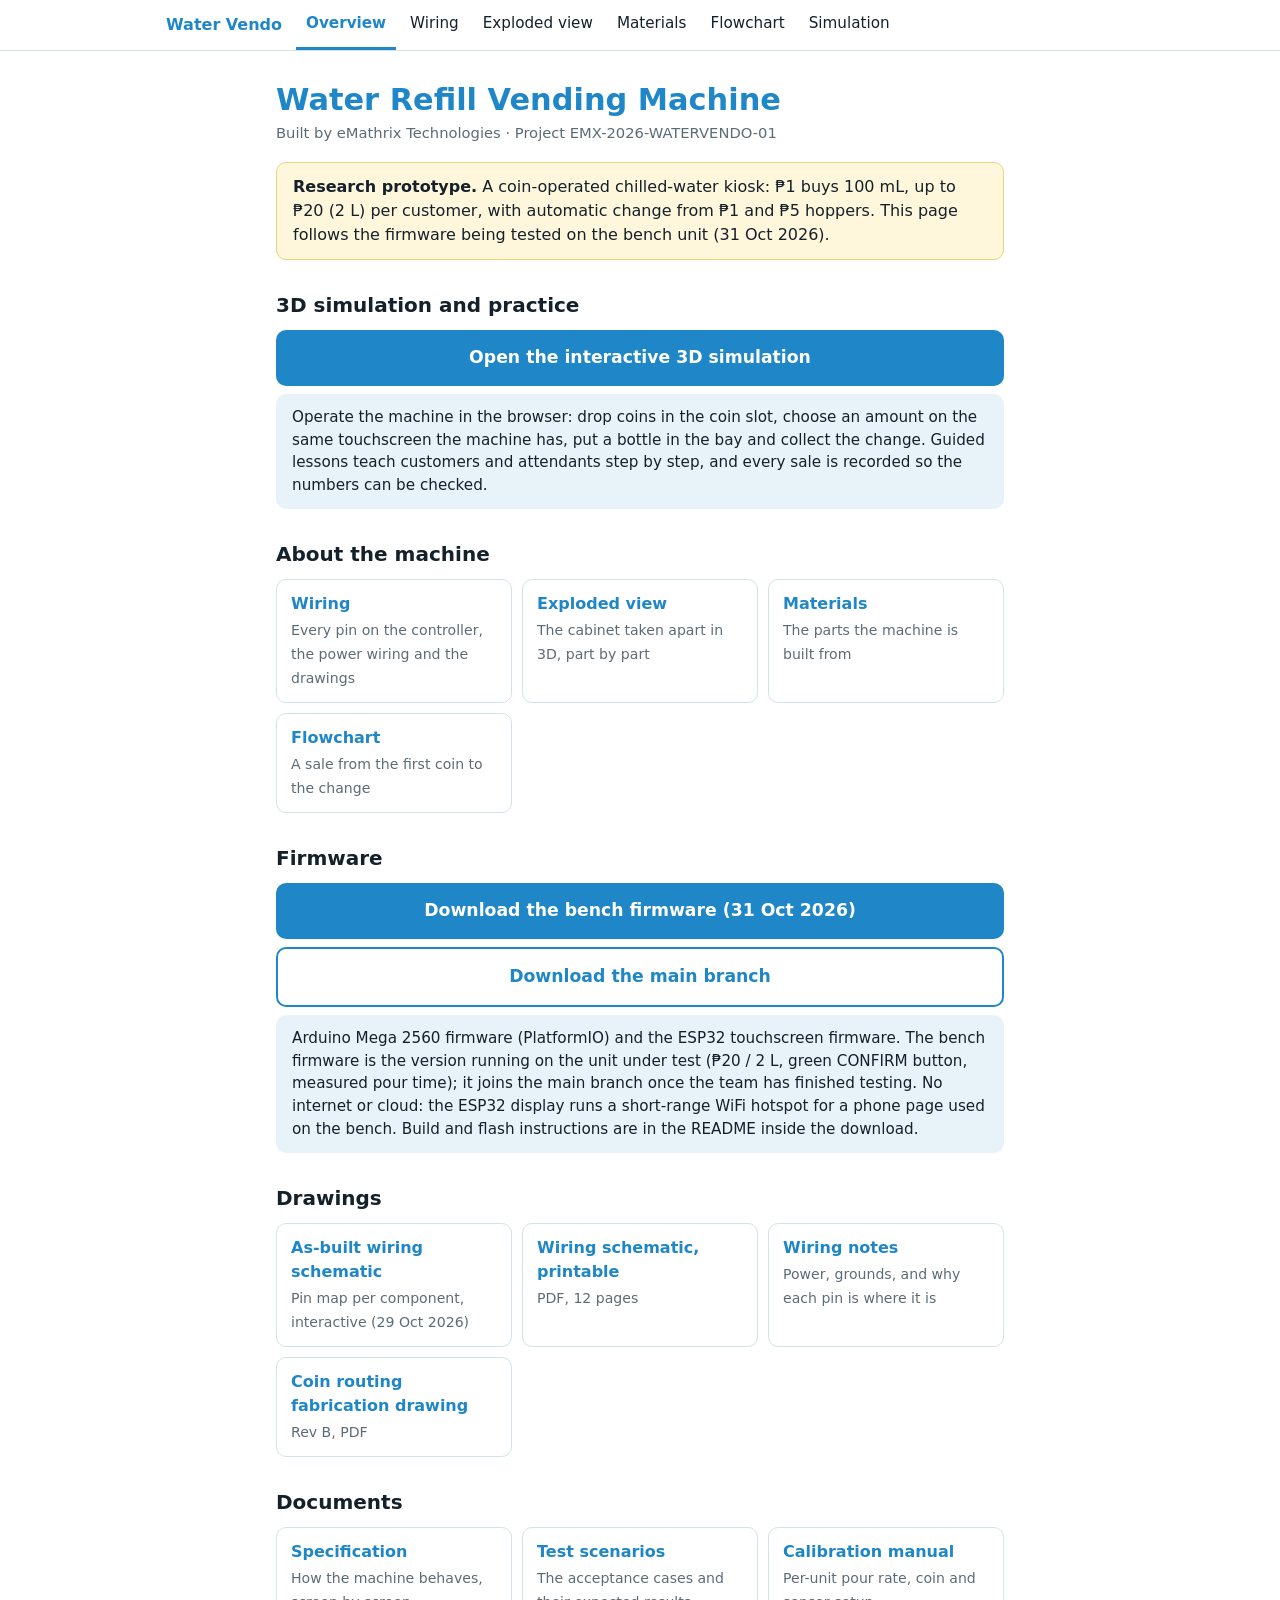
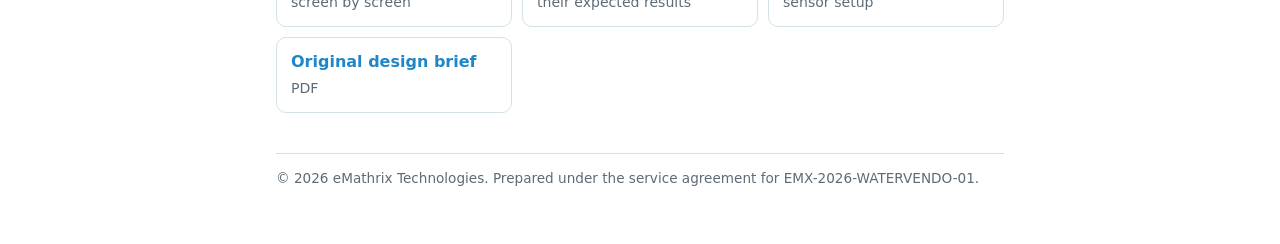
<file: deploy/site/public/index.html>
<!doctype html>
<html lang="en">
<head>
<meta charset="utf-8">
<meta name="viewport" content="width=device-width, initial-scale=1">
<title>Water Refill Vending Machine</title>
<link rel="stylesheet" href="site.css">
</head>
<body>
<nav class="top"><div class="in">
  <a class="brand" href="./">Water Vendo</a>
  <a class="tab on" href="./">Overview</a>
  <a class="tab" href="wiring.html">Wiring</a>
  <a class="tab" href="exploded.html">Exploded view</a>
  <a class="tab" href="materials.html">Materials</a>
  <a class="tab" href="flowchart.html">Flowchart</a>
  <a class="tab" href="simulation/">Simulation</a>
</div></nav>
<main class="narrow">
  <h1>Water Refill Vending Machine</h1>
  <p class="by">Built by eMathrix Technologies · Project EMX-2026-WATERVENDO-01</p>

  <div class="notice"><b>Research prototype.</b> A coin-operated chilled-water kiosk: ₱1 buys 100 mL, up to ₱20 (2 L)
    per customer, with automatic change from ₱1 and ₱5 hoppers. This page follows the firmware being tested on the bench
    unit (31 Oct 2026).</div>

  <h2>3D simulation and practice</h2>
  <a class="big" href="simulation/">Open the interactive 3D simulation</a>
  <div class="help">Operate the machine in the browser: drop coins in the coin slot, choose an amount on the same
    touchscreen the machine has, put a bottle in the bay and collect the change. Guided lessons teach customers and
    attendants step by step, and every sale is recorded so the numbers can be checked.</div>

  <h2>About the machine</h2>
  <div class="grid">
    <a class="doc" href="wiring.html"><b>Wiring</b><span>Every pin on the controller, the power wiring and the drawings</span></a>
    <a class="doc" href="exploded.html"><b>Exploded view</b><span>The cabinet taken apart in 3D, part by part</span></a>
    <a class="doc" href="materials.html"><b>Materials</b><span>The parts the machine is built from</span></a>
    <a class="doc" href="flowchart.html"><b>Flowchart</b><span>A sale from the first coin to the change</span></a>
  </div>

  <h2>Firmware</h2>
  <a class="big" href="https://github.com/emathrixacademy/coin_operated_water_dispenser/archive/refs/heads/fix/review-bugs-layout5.zip">Download the bench firmware (31 Oct 2026)</a>
  <a class="big alt" href="https://github.com/emathrixacademy/coin_operated_water_dispenser/archive/refs/heads/main.zip">Download the main branch</a>
  <div class="help">Arduino Mega 2560 firmware (PlatformIO) and the ESP32 touchscreen firmware. The bench firmware is the
    version running on the unit under test (₱20 / 2 L, green CONFIRM button, measured pour time); it joins the main branch
    once the team has finished testing. No internet or cloud: the ESP32 display runs a short-range WiFi hotspot for a phone
    page used on the bench. Build and flash instructions are in the README inside the download.</div>

  <h2>Drawings</h2>
  <div class="grid">
    <a class="doc" href="docs/wiring-asbuilt.html"><b>As-built wiring schematic</b><span>Pin map per component, interactive (29 Oct 2026)</span></a>
    <a class="doc" href="docs/Water-Vendo-Wiring.pdf"><b>Wiring schematic, printable</b><span>PDF, 12 pages</span></a>
    <a class="doc" href="docs/wiring.md"><b>Wiring notes</b><span>Power, grounds, and why each pin is where it is</span></a>
    <a class="doc" href="docs/Emathrix_FabDrawing_CoinRouting_RevB.pdf"><b>Coin routing fabrication drawing</b><span>Rev B, PDF</span></a>
  </div>

  <h2>Documents</h2>
  <div class="grid">
    <a class="doc" href="docs/SPECIFICATION.md"><b>Specification</b><span>How the machine behaves, screen by screen</span></a>
    <a class="doc" href="docs/scenarios.md"><b>Test scenarios</b><span>The acceptance cases and their expected results</span></a>
    <a class="doc" href="docs/calibration.md"><b>Calibration manual</b><span>Per-unit pour rate, coin and sensor setup</span></a>
    <a class="doc" href="docs/WATER-VENDO.pdf"><b>Original design brief</b><span>PDF</span></a>
  </div>

  <footer>© 2026 eMathrix Technologies. Prepared under the service agreement for EMX-2026-WATERVENDO-01.</footer>
</main>
</body>
</html>
</file>
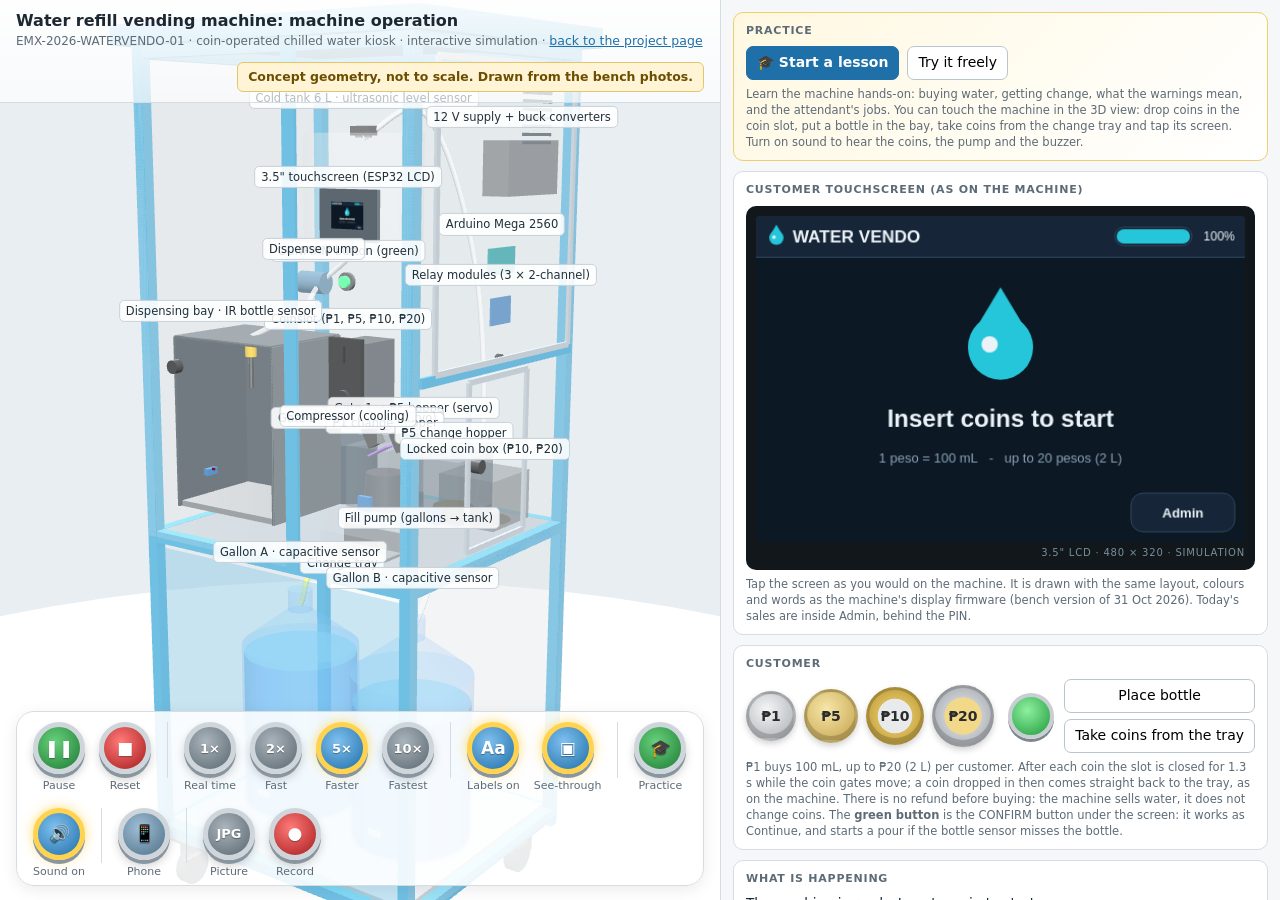
<file: deploy/site/public/simulation/index.html>
<!doctype html>
<html lang="en">
<head>
<meta charset="utf-8">
<meta name="viewport" content="width=device-width, initial-scale=1">
<title>Water Vendo Simulation</title>
<style>
  :root { --ink: #1d2730; --muted: #5d6b77; --line: #d5dde3; --accent: #1f6fa8; }
  * { box-sizing: border-box; }
  html, body { margin: 0; height: 100%; overflow: hidden; background: #e9eef2; color: var(--ink);
               font: 14px/1.4 system-ui, -apple-system, "Segoe UI", Roboto, sans-serif; }
  #view { position: fixed; top: 0; left: 0; bottom: 0; right: 560px; }
  #top { position: fixed; top: 0; left: 0; right: 560px; padding: 10px 16px; display: flex; align-items: center; gap: 12px;
         flex-wrap: wrap; background: linear-gradient(#ffffffee, #ffffffaa); border-bottom: 1px solid var(--line); z-index: 5; }
  #top h1 { margin: 0; font-size: 16px; font-weight: 700; }
  #top .sub { color: var(--muted); font-size: 12px; }
  #top a { color: var(--accent); font-size: 12.5px; }
  #concept { margin-left: auto; background: #fff4d6; border: 1px solid #e5c56a; color: #6b4e00; padding: 5px 10px;
             border-radius: 6px; font-weight: 650; font-size: 12.5px; }
  #side { position: fixed; top: 0; right: 0; bottom: 0; width: 560px; overflow-y: auto; background: #f5f7f9;
          border-left: 1px solid var(--line); padding: 12px; display: flex; flex-direction: column; gap: 10px; z-index: 6; }
  .card { background: #fff; border: 1px solid var(--line); border-radius: 10px; padding: 10px 12px; }
  .card h2 { font-size: 11px; letter-spacing: .07em; text-transform: uppercase; color: var(--muted); margin: 0 0 8px; }
  .note { color: var(--muted); font-size: 11.5px; margin-top: 6px; }
  #story { font-size: 13.5px; min-height: 40px; }
  .row { display: flex; gap: 8px; flex-wrap: wrap; align-items: center; }
  .row + .row { margin-top: 8px; }
  .simbtn { font: inherit; background: #fff; border: 1px solid #b9c5cd; border-radius: 7px; padding: 6px 10px; cursor: pointer; }
  .simbtn:hover { border-color: var(--accent); }
  .simbtn.on { background: var(--accent); color: #fff; border-color: var(--accent); }
  .simbtn:disabled { opacity: .45; cursor: default; }
  label.chk { font-size: 12.5px; color: var(--muted); display: flex; gap: 5px; align-items: center; }
  .k { color: var(--muted); font-size: 12px; min-width: 92px; }
  input.num { width: 64px; font: inherit; padding: 4px 6px; border: 1px solid #b9c5cd; border-radius: 6px; }

  /* --- the customer touchscreen: the 3.5" 480 x 320 LCD, drawn exactly as the ESP32 draws it --- */
  #lcdWrap { background: #11171b; border-radius: 10px; padding: 10px; }
  #lcd { display: block; width: 100%; aspect-ratio: 3 / 2; border-radius: 3px; cursor: pointer; image-rendering: auto; }
  #lcdTag { color: #78909c; font-size: 10px; letter-spacing: .08em; text-align: right; margin-top: 4px; }

  /* --- coins: round, so they read as coins and not as screen buttons --- */
  .coin { width: 58px; height: 58px; border-radius: 50%; cursor: pointer; font: 800 14px/1 system-ui, sans-serif; color: #2b2b2b;
          border: 3px solid rgba(0,0,0,.18); box-shadow: inset 0 -4px 0 rgba(0,0,0,.18), 0 3px 6px rgba(0,0,0,.18); }
  .coin:active { transform: translateY(2px); box-shadow: inset 0 -1px 0 rgba(0,0,0,.18); }
  .coin.p1 { background: radial-gradient(circle at 40% 35%, #f4f5f6, #a9adb2); width: 50px; height: 50px; }
  .coin.p5 { background: radial-gradient(circle at 40% 35%, #f7e6a8, #c2a14a); width: 54px; height: 54px; }
  .coin.p10 { background: radial-gradient(circle at 50% 50%, #e9eaec 0 46%, #d9b95a 48%, #b8962f 100%); }
  .coin.p20 { background: radial-gradient(circle at 50% 50%, #f2d98a 0 46%, #c8cbd0 48%, #9ea3a9 100%); width: 62px; height: 62px; }
  .confirm-btn { width: 46px; height: 46px; border-radius: 50%; cursor: pointer; border: 4px solid #c9ced2;
                 background: radial-gradient(circle at 40% 35%, #8ef0a0, #1f9a3c); box-shadow: 0 3px 0 #7d878e; margin-left: 6px; }
  .confirm-btn:active { transform: translateY(2px); box-shadow: none; }
  .readout { font: 12.5px/1.55 ui-monospace, SFMono-Regular, Consolas, monospace; background: #f3f6f8; border-radius: 6px;
             padding: 8px 10px; white-space: pre-wrap; }

  #loading { position: fixed; inset: 0; display: grid; place-items: center; font-size: 15px; color: var(--muted); z-index: 10; background: #e9eef2; }
  .label3d { position: fixed; z-index: 4; transform: translate(-50%, -100%); background: rgba(255,255,255,.88); border: 1px solid #c7d1d8;
             border-radius: 5px; padding: 2px 6px; font-size: 11.5px; white-space: nowrap; pointer-events: none; color: #22303a; }
  #beep { position: fixed; top: 64px; left: calc((100% - 560px) / 2); transform: translateX(-50%); background: #f5a623; color: #1d2730;
          font-weight: 800; padding: 8px 16px; border-radius: 8px; z-index: 6; display: none; }

  /* --- round push buttons for the simulation (not machine controls) --- */
  #tools { position: fixed; left: 16px; bottom: 14px; z-index: 6; display: flex; align-items: flex-end; gap: 14px;
           background: rgba(255,255,255,.88); border: 1px solid var(--line); border-radius: 18px; padding: 10px 16px 6px;
           box-shadow: 0 4px 16px rgba(0,0,0,.08); flex-wrap: wrap; max-width: calc(100% - 592px); }
  .pb { display: flex; flex-direction: column; align-items: center; gap: 4px; font-size: 11px; color: var(--muted); min-width: 52px; }
  .sep { width: 1px; align-self: stretch; background: var(--line); margin: 0 2px 16px; }
  .push { width: 52px; height: 52px; border-radius: 50%; cursor: pointer; padding: 0; color: #fff; font: 700 17px/1 system-ui, sans-serif;
          border: 5px solid #cfd6db; box-shadow: 0 4px 0 #8a969f, 0 6px 10px rgba(0,0,0,.18);
          transition: transform .06s, box-shadow .06s; display: grid; place-items: center; }
  .push span { text-shadow: 0 1px 1px rgba(0,0,0,.35); }
  .push:active, .push.down { transform: translateY(4px); box-shadow: 0 0 0 #8a969f, inset 0 3px 8px rgba(0,0,0,.45); }
  .push.green { background: radial-gradient(circle at 40% 35%, #66d17a, #1f7a35); }
  .push.red { background: radial-gradient(circle at 40% 35%, #ff7a7a, #a61b1b); }
  .push.grey { background: radial-gradient(circle at 40% 35%, #a9b4bc, #5b6770); font-size: 15px; }
  .push.blue { background: radial-gradient(circle at 40% 35%, #9fbfd6, #4f6f86); }
  .push.lit { border-color: #ffd34d; box-shadow: 0 4px 0 #8a969f, 0 0 12px rgba(255,211,77,.8); }
  .push.grey.lit, .push.blue.lit { background: radial-gradient(circle at 40% 35%, #7fc0f0, #1f6fa8); }
  .push.grey span { font-size: 13px; }
  .push.recording { animation: blink 1s steps(2) infinite; border-color: #ff4d4d; }
  @keyframes blink { 50% { filter: brightness(1.6); } }
  /* --- transaction records --- */
  #recTable { max-height: 300px; overflow: auto; border: 1px solid var(--line); border-radius: 6px; }
  table.rec { width: 100%; border-collapse: collapse; font-size: 12px; }
  table.rec th { position: sticky; top: 0; background: #eef2f5; text-align: left; font-weight: 650; color: var(--muted); }
  table.rec th, table.rec td { padding: 4px 6px; border-bottom: 1px solid #e6ebef; vertical-align: top; }
  table.rec .rej, table.rec .sub2 { color: var(--muted); font-size: 11px; }
  .ok { color: #1f7a35; } .warn { color: #9a6500; } .bad { color: #b3261e; }

  /* --- the phone: the ESP32's own phone page, in a frame --- */
  #phone { position: fixed; left: 16px; top: 78px; z-index: 7; width: 300px; height: min(620px, calc(100vh - 200px));
           min-height: 380px; background: #111; border-radius: 34px; padding: 12px; box-shadow: 0 12px 34px rgba(0,0,0,.35);
           display: none; flex-direction: column; }
  #phBar { color: #fff; font-size: 11px; display: flex; justify-content: space-between; padding: 2px 14px 6px; }
  #phFrame { flex: 1; width: 100%; border: 0; border-radius: 22px; background: #0c1824; }
  #phTag { color: #ffd34d; font-size: 10px; text-align: center; padding-top: 7px; line-height: 1.3; }
  .dim { color: var(--muted); }

  /* --- practice: coach, lesson list, highlights, coin picker --- */
  .hl { outline: 3px solid #ffb300 !important; outline-offset: 3px; animation: hlp 1s ease-in-out infinite; border-radius: 10px; }
  .coin.hl { border-radius: 50%; }
  @keyframes hlp { 50% { outline-color: rgba(255,179,0,.25); } }
  #coach { position: sticky; top: -12px; z-index: 8; margin: -12px -12px 0; background: #fff; border: 2px solid #ffb300; border-top: none; border-radius: 0 0 14px 14px; padding: 12px 14px;
           box-shadow: 0 8px 24px rgba(0,0,0,.18); display: none; }
  #coach.ok { border-color: #2e9d4f; }
  #cTitle { font-size: 11px; letter-spacing: .06em; text-transform: uppercase; color: var(--muted); font-weight: 700; }
  #cProg { display: flex; gap: 4px; margin: 6px 0 8px; } #cProg i { flex: 1; height: 5px; border-radius: 3px; background: #e2e8ec; }
  #cProg i.d { background: #2e9d4f; } #cProg i.c { background: #ffb300; }
  #cSay { font-size: 17px; font-weight: 700; line-height: 1.3; }
  #cWhy { color: var(--muted); font-size: 13px; margin-top: 4px; }
  #cHint { color: #b3261e; font-size: 13px; font-weight: 600; margin-top: 4px; } #cHint:empty { display: none; }
  #cWait { color: var(--muted); font-size: 12px; margin-top: 4px; font-style: italic; }
  #coach .row { margin-top: 10px; } #cNext { background: var(--accent); color: #fff; border-color: var(--accent); font-weight: 650; }
  #lessons { position: fixed; inset: 0; z-index: 20; background: rgba(15,25,35,.45); display: none; align-items: center; justify-content: center; padding: 16px; }
  #lessonBox { background: #fff; border-radius: 14px; width: min(560px, 100%); max-height: calc(100vh - 32px); overflow-y: auto; padding: 16px 18px; }
  #lessonBox h2 { margin: 0 0 4px; font-size: 18px; } #lessonBox h3 { margin: 14px 0 6px; font-size: 12px; text-transform: uppercase; letter-spacing: .06em; color: var(--muted); }
  .lesson { display: flex; flex-direction: column; align-items: flex-start; gap: 2px; width: 100%; text-align: left; font: inherit;
            background: #f5f8fa; border: 1px solid var(--line); border-radius: 9px; padding: 8px 12px; margin-bottom: 6px; cursor: pointer; }
  .lesson:hover { border-color: var(--accent); background: #eef5fb; } .lesson span { color: var(--muted); font-size: 12.5px; }
  #tip { position: fixed; z-index: 30; background: #1d2730; color: #fff; font-size: 12px; padding: 4px 8px; border-radius: 6px; pointer-events: none; display: none; white-space: nowrap; }
  #coinPick { position: fixed; z-index: 25; background: #fff; border: 1px solid var(--line); border-radius: 14px; padding: 8px 10px;
              box-shadow: 0 8px 22px rgba(0,0,0,.22); display: none; }
  #coinPick .row { flex-wrap: nowrap; } #coinPick .t { font-size: 12px; color: var(--muted); display: flex; justify-content: space-between; margin-bottom: 6px; }
  #pickClose { border: none; background: none; font-size: 16px; cursor: pointer; color: var(--muted); padding: 0 2px; }
  .practice-card { background: linear-gradient(135deg, #fff8e1, #fff); border-color: #f0cf6a; }
  .practice-card .simbtn.on { font-weight: 650; }

  @media (max-width: 1000px) {

    #phone { top: 60px; height: calc(48vh - 70px); min-height: 0; width: 260px; }
    #tools { max-width: calc(100% - 32px); bottom: calc(52vh + 10px); }
    #view { right: 0; bottom: 52vh; } #top { right: 0; } #side { top: 48vh; width: 100%; border-left: none; border-top: 1px solid var(--line); }
    #beep { left: 50%; }
  }
</style>
</head>
<body>
<div id="loading">Loading the machine…</div>
<div id="view"></div>
<div id="top">
  <div>
    <h1>Water refill vending machine: machine operation</h1>
    <div class="sub">EMX-2026-WATERVENDO-01 · coin-operated chilled water kiosk · interactive simulation · <a href="../">back to the project page</a></div>
  </div>
  <div id="concept">Concept geometry, not to scale. Drawn from the bench photos.</div>
</div>
<div id="beep">BEEP: place your bottle</div>

<!-- simulation controls, as round push buttons on the 3D view -->
<div id="tools">
  <div class="pb"><button id="bPlay" class="push green" title="Play / pause the simulation"><span id="iPlay">❚❚</span></button><span id="lPlay">Pause</span></div>
  <div class="pb"><button id="bReset" class="push red" title="Start over: a fresh machine, stocked and full"><span>■</span></button><span>Reset</span></div>
  <div class="sep"></div>
  <div class="pb"><button class="push grey" data-speed="1" title="Real time"><span>1×</span></button><span>Real time</span></div>
  <div class="pb"><button class="push grey" data-speed="2" title="Twice as fast"><span>2×</span></button><span>Fast</span></div>
  <div class="pb"><button class="push grey lit" data-speed="5" title="Five times as fast"><span>5×</span></button><span>Faster</span></div>
  <div class="pb"><button class="push grey" data-speed="10" title="Ten times as fast"><span>10×</span></button><span>Fastest</span></div>
  <div class="sep"></div>
  <div class="pb"><button id="bLabels" class="push blue lit" title="Show or hide the part labels"><span>Aa</span></button><span id="lLabels">Labels on</span></div>
  <div class="pb"><button id="bPanels" class="push blue lit" title="Outer panels: see-through, solid or hidden"><span>▣</span></button><span id="lPanels">See-through</span></div>
  <div class="sep"></div>
  <div class="pb"><button id="bPractice" class="push green" title="Guided lessons: learn to use the machine step by step"><span>🎓</span></button><span>Practice</span></div>
  <div class="pb"><button id="bSound" class="push blue lit" title="Machine sounds on or off"><span>🔊</span></button><span id="lSound">Sound on</span></div>
  <div class="sep"></div>
  <div class="pb"><button id="bPhone" class="push blue" title="The machine's phone page: join its WiFi hotspot, then use it like the screen or log in to Admin"><span>📱</span></button><span id="lPhone">Phone</span></div>
  <div class="sep"></div>
  <div class="pb"><button id="bPhoto" class="push grey" title="Download a picture of the 3D view (JPG)"><span>JPG</span></button><span>Picture</span></div>
  <div class="pb"><button id="bRec" class="push red" title="Record the 3D view as a video; press again to stop and download it"><span id="iRec">●</span></button><span id="lRec">Record</span></div>
</div>

<div id="lessons"><div id="lessonBox">
  <div style="display:flex;justify-content:space-between;align-items:center"><h2>Practice using the machine</h2>
    <button id="lessonsClose" class="simbtn">Close</button></div>
  <div class="note" style="margin-top:0">Pick a lesson. The coach tells you what to do and lights up the button or part to
    touch, in yellow. Use the machine itself: click the coin slot, the bay, the change tray and its screen, or the
    controls on the right. Everything runs in real time, as on the machine.</div>
  <div id="lessonList"></div>
</div></div>
<div id="tip"></div>
<div id="coinPick">
  <div class="t"><span>Pick a coin to drop in</span><button id="pickClose" title="Close">✕</button></div>
  <div class="row">
    <button class="coin p1" data-pick="1">₱1</button><button class="coin p5" data-pick="5">₱5</button>
    <button class="coin p10" data-pick="10">₱10</button><button class="coin p20" data-pick="20">₱20</button>
  </div>
</div>

<div id="phone">
  <div id="phBar"><span id="phClock"></span><span>WiFi: WATERVENDO-TEST</span></div>
  <iframe id="phFrame" title="The machine's phone page"></iframe>
  <div id="phTag">The machine's own phone page (192.168.4.1), bench test feature.<br>Works a few metres from the machine while open. Not a notification.</div>
</div>

<aside id="side">
<div id="coach">
    <div id="cTitle"></div><div id="cProg"></div>
    <div id="cSay"></div><div id="cWhy"></div><div id="cHint"></div>
    <div id="cWait">Waiting? The 2× and 5× buttons at the bottom make it go faster.</div>
    <div class="row">
      <button id="cNext" class="simbtn"></button>
      <button id="cSkip" class="simbtn">Skip this step</button>
      <button id="cMenu" class="simbtn">All lessons</button>
      <button id="cEnd" class="simbtn">End lesson</button>
    </div>
  </div>
  <div class="card practice-card">
    <h2>Practice</h2>
    <div class="row">
      <button id="bPractice2" class="simbtn on">🎓 Start a lesson</button>
      <button id="bFree" class="simbtn">Try it freely</button>
    </div>
    <div class="note">Learn the machine hands-on: buying water, getting change, what the warnings mean, and the
      attendant's jobs. You can touch the machine in the 3D view: drop coins in the coin slot, put a bottle in the bay,
      take coins from the change tray and tap its screen. Turn on sound to hear the coins, the pump and the buzzer.</div>
  </div>
  <div class="card">
    <h2>Customer touchscreen (as on the machine)</h2>
    <div id="lcdWrap"><canvas id="lcd" width="480" height="320"></canvas><div id="lcdTag">3.5" LCD · 480 × 320 · SIMULATION</div></div>
    <div class="note">Tap the screen as you would on the machine. It is drawn with the same layout, colours and words as the
      machine's display firmware (bench version of 31 Oct 2026). Today's sales are inside Admin, behind the PIN.</div>
  </div>

  <div class="card">
    <h2>Customer</h2>
    <div class="row">
      <button class="coin p1" data-coin="1" title="Insert a ₱1 coin">₱1</button>
      <button class="coin p5" data-coin="5" title="Insert a ₱5 coin">₱5</button>
      <button class="coin p10" data-coin="10" title="Insert a ₱10 coin">₱10</button>
      <button class="coin p20" data-coin="20" title="Insert a ₱20 coin">₱20</button>
      <button id="bConfirm" class="confirm-btn" title="The green CONFIRM push button under the screen"></button>
      <div style="margin-left:auto;display:flex;flex-direction:column;gap:6px">
        <button id="bBottle" class="simbtn">Place bottle</button>
        <button id="bTray" class="simbtn">Take coins from the tray</button>
      </div>
    </div>
    <div class="note">₱1 buys 100 mL, up to ₱20 (2 L) per customer. After each coin the slot is closed for 1.3 s
      while the coin gates move; a coin dropped in then comes straight back to the tray, as on the machine. There is no
      refund before buying: the machine sells water, it does not change coins. The <b>green button</b> is the CONFIRM
      button under the screen: it works as Continue, and starts a pour if the bottle sensor misses the bottle.</div>
  </div>

  <div class="card">
    <h2>What is happening</h2>
    <div id="story"></div>
  </div>

  <div class="card">
    <h2>Machine readout</h2>
    <div id="readout" class="readout"></div>
  </div>

  <div class="card">
    <h2>Transaction records (simulation)</h2>
    <div id="recTable"></div>
    <div id="recTotals" class="readout" style="margin-top:8px"></div>
    <div class="row" style="margin-top:8px">
      <button id="bCsv" class="simbtn">Download CSV (opens in Excel)</button>
      <span style="color:var(--muted);font-size:12px">one row per customer, oldest first</span>
    </div>
    <div class="note">Every customer gets a row as the sale happens: the coins put in, the water charged and the water the
      pump actually ran for, the change due and the coins counted out, and how it ended. Profit is money in minus change
      paid, and always equals the water charged at ₱1 per 100 mL (plus any change still owed after a jam). This table is
      a simulation tool for checking sales; on the machine the same figures are in Admin (Profit, Coins, History).</div>
  </div>

  <div class="card">
    <h2>Service (attendant)</h2>
    <div class="row">
      <span class="k">Admin</span>
      <button id="bAdmin" class="simbtn on">Open Admin on the screen</button>
      <span style="color:var(--muted);font-size:12px">or tap Admin on the start screen, or hold the water drop for 3 s</span>
    </div>
    <div class="note" style="margin-top:4px">Admin asks for a 4-digit PIN (<b>demo PIN 1234</b>; each machine's owner
      sets their own under Change PIN). Three wrong PINs lock Admin for 5 minutes, and every login, wrong PIN and lockout
      is written to the history. Admin logs itself out when left untouched, and opens only when no customer is mid-sale.</div>
    <div class="note">Inside: <b>Profit</b> (today and all time: money in, change paid out, profit, sales, water sold,
      change owed), <b>Coins</b> (₱1 / ₱5 / ₱10 / ₱20 inserted, what is in each hopper and the coin box, coins returned),
      <b>Water</b> (cold tank level, gallon A and B, refill pump), <b>Load change</b>, <b>Clear fault</b>, <b>History</b>,
      <b>Change PIN</b>.</div>
    <div class="note"><b>📱 Phone:</b> the machine's ESP32 also runs a WiFi hotspot (<b>WATERVENDO-TEST</b>). A phone that
      joins it and opens 192.168.4.1 gets the same screen and the same Admin, with the same PIN. The phone in this
      simulation shows that page, unchanged. It is a bench test feature: it works a few metres from the machine while the
      page is open, and it does not send notifications. Whether it stays in the delivered machine is for the client to
      decide.</div>
    <div class="row">
      <span class="k">Gallon A</span>
      <button class="simbtn" data-gal="a" data-ml="18900">Full</button>
      <button class="simbtn" data-gal="a" data-ml="2000">Nearly empty</button>
      <span class="k" style="margin-left:10px">Gallon B</span>
      <button class="simbtn" data-gal="b" data-ml="18900">Full</button>
      <button class="simbtn" data-gal="b" data-ml="2000">Nearly empty</button>
    </div>
    <div class="row">
      <span class="k">Coin box</span>
      <label class="chk"><input id="cBoxFull" type="checkbox"> box sensor reads full</label>
      <button id="bEmptyBox" class="simbtn">Empty the coin box</button>
    </div>
    <div class="row">
      <span class="k">Next payout</span>
      <label class="chk"><input id="cJam" type="checkbox"> a hopper jams</label>
    </div>
    <div class="note">The machine checks, before it takes a coin, that it can pay change for the worst case (₱39: ₱19 then
      a ₱20). If it cannot, it shows "Not enough change in the machine" and refuses money until change is loaded in Admin.</div>
  </div>

  <div class="card">
    <h2>Simulation</h2>
    <div class="row">
      <span style="color:var(--muted);font-size:12.5px">View</span>
      <button class="simbtn" data-view="use">Customer's view</button>
      <button class="simbtn" data-view="whole">Whole machine</button>
      <button class="simbtn" data-view="front">Front</button>
      <button class="simbtn" data-view="coins">Coin path</button>
      <button class="simbtn" data-view="bay">Dispensing bay</button>
      <button class="simbtn" data-view="water">Water supply</button>
    </div>
    <div class="note">Drag to turn the view, scroll to zoom, right-drag to move. Play, pause, reset, the speed, the labels
      and the outer panels are the round buttons at the bottom of the 3D view.</div>
    <div class="note">The machine's rules (prices, the ₱20 ceiling, coin routing, change, bottle timers, lockouts) follow
      the bench firmware of 31 Oct 2026. The pour time (4.6 s per 100 mL) and the hopper timing were measured on the
      bench; the refill rate is illustrative.</div>
  </div>
  <div class="note" style="text-align:center">3D display by three.js (MIT licence). © eMathrix Technologies.</div>
</aside>

<script src="vendor/three.min.js"></script>
<script src="vendor/OrbitControls.js"></script>
<script src="machine.js"></script>
<script src="lcd.js"></script>
<script src="scene.js"></script>
<script src="records.js"></script>
<script src="practice.js"></script>
</body>
</html>
</file>
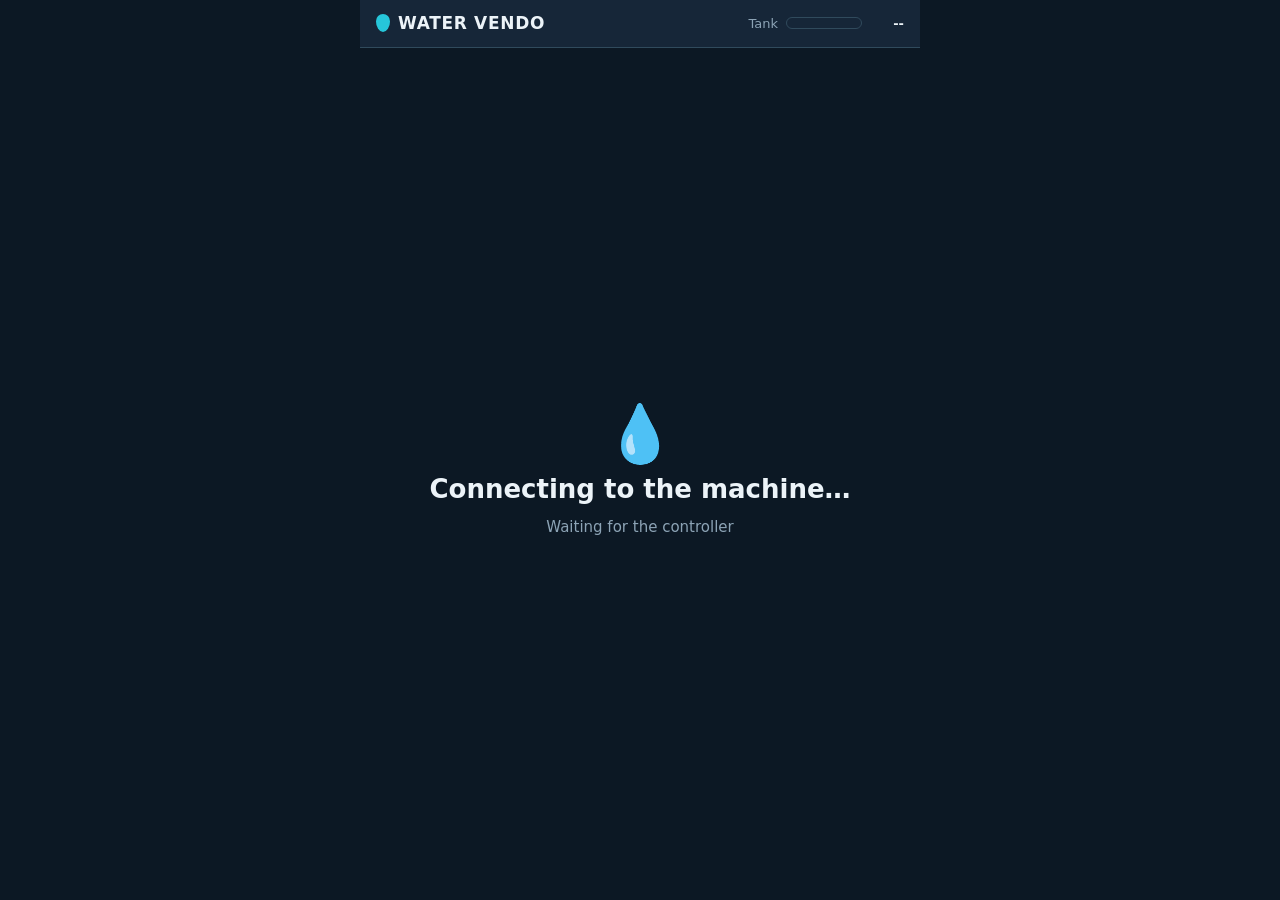
<file: deploy/site/public/simulation/phone/index.html>
<!doctype html>
<!-- Generated from esp32_bridge/src/page.h by deploy/site/tools/extract_phone_page.py. Do not edit. -->
<html lang="en">
<head>
<meta charset="utf-8">
<meta name="viewport" content="width=device-width,initial-scale=1,maximum-scale=1">
<title>Water Vendo</title>
<style>
:root{--bg:#0c1824;--card:#162638;--line:#304a5c;--ink:#ecf3f8;--mute:#8ca3b5;--acc:#1e88e5;
--water:#26c6da;--ok:#2ecc71;--warn:#f5a623;--bad:#e5533d;--dim:#2a3b4d}
*{box-sizing:border-box;-webkit-tap-highlight-color:transparent}
html,body{margin:0;background:var(--bg);color:var(--ink);font:16px/1.35 system-ui,-apple-system,"Segoe UI",Roboto,sans-serif}
.app{max-width:560px;margin:0 auto;min-height:100vh;display:flex;flex-direction:column}
header{display:flex;align-items:center;gap:10px;padding:12px 16px;background:var(--card);border-bottom:1px solid var(--line)}
.brand{display:flex;align-items:center;gap:8px;font-weight:800;letter-spacing:.04em;font-size:17px}
.drop{width:14px;height:18px;background:var(--water);border-radius:50% 50% 50% 50%/60% 60% 40% 40%;transform:rotate(180deg)}
.chip{font-size:12px;font-weight:700;color:var(--bg);background:var(--warn);border-radius:99px;padding:3px 10px;display:none;white-space:nowrap}
.chip.show{display:inline-block}
.tank{margin-left:auto;display:flex;align-items:center;gap:8px;font-size:13px;color:var(--mute)}
.bar{width:76px;height:12px;border:1px solid var(--line);border-radius:99px;overflow:hidden}
.bar>i{display:block;height:100%;width:0;background:var(--water);transition:width .4s}
.bar.low>i{background:var(--warn)}
.pct{color:var(--ink);font-weight:700;min-width:34px;text-align:right}
main{flex:1;padding:18px 16px 22px;display:flex;flex-direction:column}
.center{flex:1;display:flex;flex-direction:column;align-items:center;justify-content:center;text-align:center;gap:10px}
.t1{font-size:26px;font-weight:800;margin:0}
.t2{font-size:15px;color:var(--mute);margin:0}
.big{font-size:46px;font-weight:800;margin:0;font-variant-numeric:tabular-nums}
.btns{display:flex;gap:10px;margin-top:18px}
button{font:inherit;font-weight:800;border:0;border-radius:14px;min-height:60px;padding:0 16px;cursor:pointer;color:var(--ink);background:var(--acc)}
button.alt{background:var(--card);border:1px solid var(--line)}
button:disabled{background:var(--dim);color:var(--mute);border-color:transparent;cursor:default}
button:active:not(:disabled){filter:brightness(1.15)}
.btns .grow{flex:1.7}.btns button{flex:1}
.icon{font-size:56px;line-height:1}
.ok{color:var(--ok)}.warn{color:var(--warn)}.bad{color:var(--bad)}.water{color:var(--water)}
.row{display:flex;justify-content:space-between;align-items:baseline;margin-bottom:12px}
.grid{display:grid;grid-template-columns:repeat(5,1fr);gap:8px}
.tile{min-height:62px;border-radius:12px;padding:6px 2px;display:flex;flex-direction:column;align-items:center;justify-content:center;gap:2px;
background:var(--card);border:1px solid var(--line);font-weight:800;font-size:15px}
.tile small{font-size:12px;font-weight:600;color:var(--water)}
.tile.sel{background:var(--acc);border-color:var(--acc)}.tile.sel small{color:var(--ink)}
.tile:disabled small{color:var(--mute)}
.prog{width:100%;height:24px;border-radius:99px;background:var(--dim);overflow:hidden}
.prog>i{display:block;height:100%;width:0;background:var(--water);transition:width .25s}
.cards{display:grid;grid-template-columns:repeat(3,1fr);gap:8px;margin:14px 0}
.card{background:var(--card);border-radius:12px;padding:10px 12px}
.card span{display:block;font-size:12px;color:var(--mute)}
.card b{display:block;font-size:18px;margin-top:4px}
.list{border-top:1px solid var(--line)}
.sale{display:grid;grid-template-columns:1.2fr 1fr 1fr;gap:6px;padding:9px 2px;border-bottom:1px solid var(--line);font-size:14px}
.sale .d{color:var(--mute)}.sale .v{color:var(--water);text-align:right}
.sale.owed .v,.sale.owed .a{color:var(--warn)}
.foot{display:flex;justify-content:flex-end;margin-top:auto}
.small-btn{min-height:44px;font-size:15px;padding:0 18px}
.foot{gap:10px}
.dots{display:flex;gap:16px;justify-content:center;margin:14px 0}
.dots i{width:18px;height:18px;border-radius:50%;border:2px solid var(--mute)}.dots i.on{background:var(--ink);border-color:var(--ink)}
.keys{display:grid;grid-template-columns:repeat(3,1fr);gap:10px;max-width:330px;margin:0 auto;width:100%}
.keys button{font-size:22px}
.menu{display:grid;grid-template-columns:repeat(2,1fr);gap:10px;margin-top:14px}
.kv{display:flex;justify-content:space-between;padding:12px 2px;border-bottom:1px solid var(--line)}
.kv span{color:var(--mute)}.kv b{font-variant-numeric:tabular-nums}
.load{display:flex;align-items:center;gap:8px;margin:12px 0}.load b{flex:1;font-size:20px}.load button{min-height:48px;padding:0 12px}
</style>
</head>
<body>
<div class="app">
<header>
  <div class="brand"><div class="drop"></div>WATER VENDO</div>
  <div id="gal" class="chip"></div>
  <div class="tank"><span>Tank</span><div id="bar" class="bar"><i></i></div><span id="pct" class="pct">--</span></div>
</header>
<main id="scr"></main>
</div>
<script src="link.js"></script>
<script>
const ST={BOOT:0,STANDBY:1,ACCEPTING:2,SELECTING:3,AWAITING:4,DISPENSING:5,PAUSED:6,SETTLING:7,COMPLETE:8,PAYING:9,THANKYOU:10,FAULT:11,ADMIN:12};
const EV={SELECT:1,AGAIN:2,FINISH:3,BACK:4,STATS:6,SET_P1:10,SET_P5:11,CONFIRM:15,CLEAR:16};
const FAULTS={1:"Out of water",2:"Not enough change in the machine",3:"Coin box is full",4:"Change dispenser jammed",5:"Water flow problem",6:"Refill pump problem",7:"Coin slot problem"};
const MAX_ML=2000;
const v={state:0,credit:0,inserted:0,maxml:0,target:0,poured:0,total:0,unpaid:0,p1:0,p5:0,b10:0,b20:0,fill:0},m={fault:0,tank:0,tankok:0,ga:0,gb:0,seen:0};
const S={income:0,volume:0,count:0,y:0,mo:0,d:0,rows:[],ready:false};
let ws,drawn="",sel=100,lastState=-1,stats=false,statsAt=0;
const $=id=>document.getElementById(id);
const peso=c=>"₱"+Math.floor(c/100)+(c%100?"."+String(c%100).padStart(2,"0"):"");
const vol=ml=>ml<1000?ml+" mL":(ml%1000===0?(ml/1000)+" L":(ml/1000).toFixed(1)+" L");
function send(ev,p){if(ws&&ws.readyState===1)ws.send(p===undefined?`EV ${ev}`:`EV ${ev} ${p}`)}
const lost=()=>Date.now()-m.seen>5000;

function header(){
  const g=$("gal"),n=lost()?0:m.ga+m.gb;
  g.textContent=n===2?"Both gallons low":m.ga?"Gallon A low":"Gallon B low";g.classList.toggle("show",n>0);
  const ok=!lost()&&m.tankok;$("bar").firstElementChild.style.width=(ok?m.tank:0)+"%";
  $("bar").classList.toggle("low",ok&&m.tank<25);$("pct").textContent=ok?m.tank+"%":"--";
}

function picker(){
  if(sel>v.maxml)sel=Math.max(100,Math.min(v.maxml,MAX_ML));if(sel<100)sel=100;
  let t="";for(let ml=100;ml<=MAX_ML;ml+=100){const on=ml<=v.maxml;
    t+=`<button class="tile${on&&ml===sel?" sel":""}" ${on?"":"disabled"} onclick="sel=${ml};draw(true)">${vol(ml)}<small>₱${ml/100}</small></button>`;}
  const can=v.maxml>=100;
  return `<div class="row"><b style="font-size:19px">Credit ${peso(v.credit)}</b><b class="water" style="font-size:19px">${can?vol(sel):""}</b></div>
  <div class="grid">${t}</div>
  <div class="btns">${v.total>0?`<button class="alt" onclick="send(${EV.FINISH})">Finish</button>`:""}
  <button class="grow" ${can?"":"disabled"} onclick="send(${EV.SELECT},${sel})">DISPENSE</button></div>`;
}

function salesPage(){
  const M=["Jan","Feb","Mar","Apr","May","Jun","Jul","Aug","Sep","Oct","Nov","Dec"];
  const title=S.y&&S.mo?`Sales today — ${S.d} ${M[S.mo-1]} ${S.y}`:"Sales (no clock fitted)";
  let h=`<div class="row"><b style="font-size:19px">${title}</b><button class="alt small-btn" onclick="stats=false;draw(true)">Back</button></div>`;
  if(!S.ready)return h+`<div class="center"><p class="t2">Loading…</p></div>`;
  h+=`<div class="cards"><div class="card"><span>Total income</span><b class="ok">${peso(S.income)}</b></div>
  <div class="card"><span>Water dispensed</span><b class="water">${vol(S.volume)}</b></div>
  <div class="card"><span>Purchases</span><b>${S.count}</b></div></div>
  <p class="t2" style="margin-bottom:6px">Last 10 purchases</p><div class="list">`;
  if(!S.rows.length)h+=`<p class="t2" style="padding:14px 0">No purchases yet</p>`;
  S.rows.forEach(r=>{if(!r)return;let d="--/-- --:--";if(r.ts){const x=new Date(r.ts*1000);
    d=`${String(x.getUTCDate()).padStart(2,"0")}/${String(x.getUTCMonth()+1).padStart(2,"0")} ${String(x.getUTCHours()).padStart(2,"0")}:${String(x.getUTCMinutes()).padStart(2,"0")}`;}
    h+=r.owed>0?`<div class="sale owed"><span class="d">${d}</span><span class="a">owed ${peso(r.owed)}</span><span class="v">${vol(r.ml)}</span></div>`
               :`<div class="sale"><span class="d">${d}</span><span class="a">${peso(r.in)}</span><span class="v">${vol(r.ml)}</span></div>`;});
  return h+`</div>`;
}

// --- Admin. The PIN is checked by the ESP32 ("AD <pin>" -> "AA ..."), never
// here; admin events from a phone that has not logged in are dropped there.
let adm="",pin="",amsg="",admAt=0,lockUntil=0;const ld={p1:0,p5:0};
const idle=()=>[ST.STANDBY,ST.BOOT,ST.FAULT].includes(v.state);
function raw(t){if(ws&&ws.readyState===1)ws.send(t)}
function admOpen(){adm="pin";pin="";amsg="";admAt=Date.now();draw(true)}
function admClose(){if(adm)raw("AX");adm="";draw(true)}
function key(k){admAt=Date.now();
  if(k==="C")pin="";
  else if(k==="OK"){if(pin.length===4){raw((adm==="chpin"?"AP ":"AD ")+pin);pin="";}}
  else if(pin.length<4)pin+=k;
  draw(true)}
function go(p){admAt=Date.now();adm=p;amsg="";
  if(p==="menu"||p==="profit"||p==="hist"){S.ready=false;send(EV.STATS)}
  if(p==="load"){ld.p1=v.p1;ld.p5=v.p5}
  draw(true)}
function adj(k,d){admAt=Date.now();ld[k]=Math.max(0,Math.min(2000,ld[k]+d));draw(true)}
function saveLoad(){admAt=Date.now();send(EV.SET_P1,ld.p1);send(EV.SET_P5,ld.p5);go("coins")}
function clearFault(){admAt=Date.now();send(EV.CLEAR);amsg="Clear fault sent";draw(true)}
const kv=(k,val,cl)=>`<div class="kv"><span>${k}</span><b class="${cl||""}">${val}</b></div>`;
const atitle=(t,back)=>`<div class="row"><b style="font-size:19px">${t}</b><button class="alt small-btn" onclick="${back?"go('menu')":"admClose()"}">${back?"Back":"Exit"}</button></div>`;

function admPage(){
  if(adm==="pin"||adm==="chpin"){
    let h=`<div class="row"><b style="font-size:19px">${adm==="chpin"?"Change PIN":"Admin PIN"}</b><button class="alt small-btn" onclick="${adm==="chpin"?"go('menu')":"admClose()"}">Cancel</button></div>`;
    if(adm==="pin"&&Date.now()<lockUntil)return h+`<div class="center"><div class="icon bad">⚠</div><p class="t1">Admin locked</p><p class="t2">Try again in ${Math.ceil((lockUntil-Date.now())/1000)}s</p></div>`;
    let d="";for(let i=0;i<4;i++)d+=`<i class="${i<pin.length?"on":""}"></i>`;
    h+=`<p class="t2" style="text-align:center">${adm==="chpin"?"Enter a NEW 4-digit PIN":"Enter the 4-digit PIN"}</p><div class="dots">${d}</div>
    <p class="bad" style="text-align:center;min-height:20px;margin:0 0 10px">${amsg}</p><div class="keys">`;
    ["1","2","3","4","5","6","7","8","9","C","0","OK"].forEach(k=>{h+=`<button class="${k==="OK"?"":"alt"}" onclick="key('${k}')">${k==="C"?"Clear":k}</button>`});
    return h+`</div>`;}
  if(adm==="menu")return atitle("Service mode",false)+
    `<p class="${m.fault?"bad":"ok"}" style="font-weight:800;margin:4px 0">${m.fault?FAULTS[m.fault]||"Fault":"No fault"}</p>
    <p class="t2">${S.ready?`Today: ${peso(S.income)} · ${S.count} sales`:"Today: loading…"}</p>
    <p class="ok" style="min-height:20px;margin:4px 0">${amsg}</p>
    <div class="menu"><button onclick="go('profit')">Profit</button><button onclick="go('coins')">Coins</button>
    <button onclick="go('water')">Water</button><button class="alt" onclick="go('load')">Load change</button>
    <button class="alt" ${m.fault?"":"disabled"} onclick="clearFault()">Clear fault</button><button class="alt" onclick="go('hist')">History</button>
    <button class="alt" onclick="go('chpin');pin=''">Change PIN</button><button class="alt" onclick="admClose()">Exit</button></div>`;
  if(adm==="profit"){if(!S.ready)return atitle("Profit (today)",true)+`<p class="t2">Loading…</p>`;
    const owed=S.rows.reduce((a,r)=>a+(r?r.owed:0),0);
    return atitle("Profit (today)",true)+kv("Income today",peso(S.income),"ok")+kv("Sales",S.count)+kv("Water sold",vol(S.volume),"water")+kv("Change owed (recent)",peso(owed),owed?"warn":"");}
  if(adm==="coins")return atitle("Coins",true)+kv("₱1 hopper (change)","× "+v.p1,"water")+kv("₱5 hopper (change)","× "+v.p5,"water")+
    kv("₱10 in coin box","× "+v.b10)+kv("₱20 in coin box","× "+v.b20)+
    `<p class="t2" style="margin-top:12px">Coin box ${peso((v.b10*10+v.b20*20)*100)} · change float ${peso((v.p1+v.p5*5)*100)}</p>`;
  if(adm==="water")return atitle("Water",true)+kv("Cold tank",m.tankok?m.tank+"%":"no reading",m.tankok?"water":"warn")+
    kv("Gallon A",m.ga?"LOW":"OK",m.ga?"warn":"ok")+kv("Gallon B",m.gb?"LOW":"OK",m.gb?"warn":"ok")+
    kv("Refill pump",v.fill?"running":"off",v.fill?"water":"")+kv("Water sold today",vol(S.volume));
  if(adm==="hist"){let h=atitle("History (last 10 sales)",true);if(!S.ready)return h+`<p class="t2">Loading…</p>`;
    const sp=salesPage();return h+sp.slice(sp.indexOf('<p class="t2" style="margin-bottom:6px">'));}
  if(adm==="load"){const row=(k,l)=>`<div class="load"><b>${l} × ${ld[k]}</b><button class="alt" onclick="adj('${k}',-10)">-10</button><button class="alt" onclick="adj('${k}',-1)">-1</button><button class="alt" onclick="adj('${k}',1)">+1</button><button class="alt" onclick="adj('${k}',10)">+10</button></div>`;
    return atitle("Load change",true)+`<p class="t2">Count the coins in each hopper, set them here, then Save.</p>`+row("p1","₱1")+row("p5","₱5")+
    `<div class="btns"><button onclick="saveLoad()">SAVE</button></div>`;}
  return "";
}

function body(){
  const s=v.state,c=peso(v.credit);
  if(lost())return `<div class="center"><div class="icon water">💧</div><p class="t1">Connecting to the machine…</p><p class="t2">Waiting for the controller</p></div>`;
  if(adm)return admPage();
  if(stats)return salesPage();
  if(s===ST.ACCEPTING)return `<div class="center"><p class="t2">Credit</p><p class="big">${c}</p><p class="t2">Insert more coins, or tap Continue</p></div>
    <div class="btns"><button class="grow" onclick="send(${EV.CONFIRM})">CONTINUE</button></div>`;
  if(s===ST.SELECTING)return picker();
  if(s===ST.AWAITING)return `<div class="center"><div class="icon">🧴</div><p class="t1">Place your bottle under the nozzle</p><p class="t2">${vol(v.target)} will be dispensed</p></div>
    <div class="btns"><button class="alt" onclick="send(${EV.BACK})">Change amount</button></div>`;
  if(s===ST.DISPENSING||s===ST.SETTLING){const pc=v.target?Math.min(100,Math.round(v.poured*100/v.target)):100;
    return `<div class="center"><p class="t2">Dispensing</p><p class="big">${pc}%</p><div class="prog"><i style="width:${pc}%"></i></div><p class="t2">${vol(v.poured)} of ${vol(v.target)}</p></div>`;}
  if(s===ST.PAUSED)return `<div class="center"><div class="icon warn">⚠</div><p class="t1">Bottle removed</p><p class="t2">Put it back within 10 seconds to continue</p></div>`;
  if(s===ST.COMPLETE)return `<div class="center"><div class="icon ok">✔</div><p class="t1">${vol(v.total)} dispensed</p><p class="t2">Credit left</p><p class="big">${c}</p></div>
    <div class="btns"><button onclick="send(${EV.AGAIN})">Dispense more</button><button class="alt" onclick="send(${EV.FINISH})">Finish</button></div>`;
  if(s===ST.PAYING)return `<div class="center"><div class="icon warn">🪙</div><p class="t1">Returning your change</p><p class="big warn">${c}</p></div>`;
  if(s===ST.THANKYOU){if(v.unpaid>0)return `<div class="center"><div class="icon warn">⚠</div><p class="t1">Sorry, your change could not be given</p><p class="big warn">${peso(v.unpaid)}</p><p class="t2">Please contact the attendant</p></div>`;
    return `<div class="center"><div class="icon ok">✔</div><p class="t1">Thank you!</p><p class="t2">Dispensed ${vol(v.total)} · Change ${c}</p></div>`;}
  if(s===ST.FAULT)return `<div class="center"><div class="icon bad">⚠</div><p class="t1">Out of service</p><p class="bad" style="font-weight:800">${FAULTS[m.fault]||""}</p><p class="t2">Please contact the attendant</p></div>`;
  if(s===ST.ADMIN)return `<div class="center"><p class="t1">Service mode</p></div>`;
  return `<div class="center"><div class="icon water">💧</div><p class="t1">Insert coins to start</p><p class="t2">1 peso = 100 mL · up to 20 pesos (2 L)</p></div>
    <div class="foot"><button class="alt small-btn" onclick="admOpen()">Admin</button></div>`;
}

function openStats(){stats=true;statsAt=Date.now();S.ready=false;send(EV.STATS);draw(true)}

function draw(force){
  if(stats&&(Date.now()-statsAt>60000||!idle()))stats=false;
  if(adm&&(Date.now()-admAt>120000||!idle()||lost())){raw("AX");adm="";}
  if(v.state===ST.SELECTING&&lastState!==ST.SELECTING)sel=100;
  lastState=v.state;header();
  const h=body();if(force||h!==drawn){$("scr").innerHTML=h;drawn=h;}
}

function line(t){
  m.seen=Date.now();const a=t.split(" ");
  if(a[0]==="VL"&&a[1] in v)v[a[1]]=parseInt(a[2],10)||0;
  else if(a[0]==="FT")m.fault=parseInt(a[1],10)||0;
  else if(a[0]==="LV"){m.tank=+a[1]||0;m.tankok=+a[2]||0;m.ga=+a[3]||0;m.gb=+a[4]||0;}
  else if(a[0]==="SD"){S.income=+a[1]||0;S.volume=+a[2]||0;S.count=+a[3]||0;S.rows=[];S.ready=false;}
  else if(a[0]==="DT"){S.y=+a[1]||0;S.mo=+a[2]||0;S.d=+a[3]||0;}
  else if(a[0]==="HS"){const i=+a[1];if(i>=0&&i<10)S.rows[i]={ts:+a[2]||0,in:+a[3]||0,ml:+a[4]||0,chg:+a[5]||0,owed:+a[6]||0};}
  else if(a[0]==="HE")S.ready=true;
  else if(a[0]==="AA"){
    if(a[1]==="1"){go("menu");return}
    if(a[1]==="0")amsg=`Wrong PIN (${a[2]} of 3)`;
    else if(a[1]==="L"){lockUntil=Date.now()+(+a[2]||60)*1000;amsg="";}
    else if(a[1]==="P"){go("menu");amsg="PIN changed";draw(true);return}
    else if(a[1]==="N"){adm="pin";pin="";amsg="Session ended, enter the PIN again";}
    draw(true);return;}
  else if(a[0]!=="PG")return;
  draw(false);
}

function connect(){
  ws=new WebSocket(`ws://${location.hostname||"192.168.4.1"}:81/`);
  ws.onclose=()=>setTimeout(connect,1500);
  ws.onmessage=e=>line(String(e.data).trim());
}
setInterval(()=>draw(false),1000);
draw(true);connect();
</script>
</body>
</html>
</file>
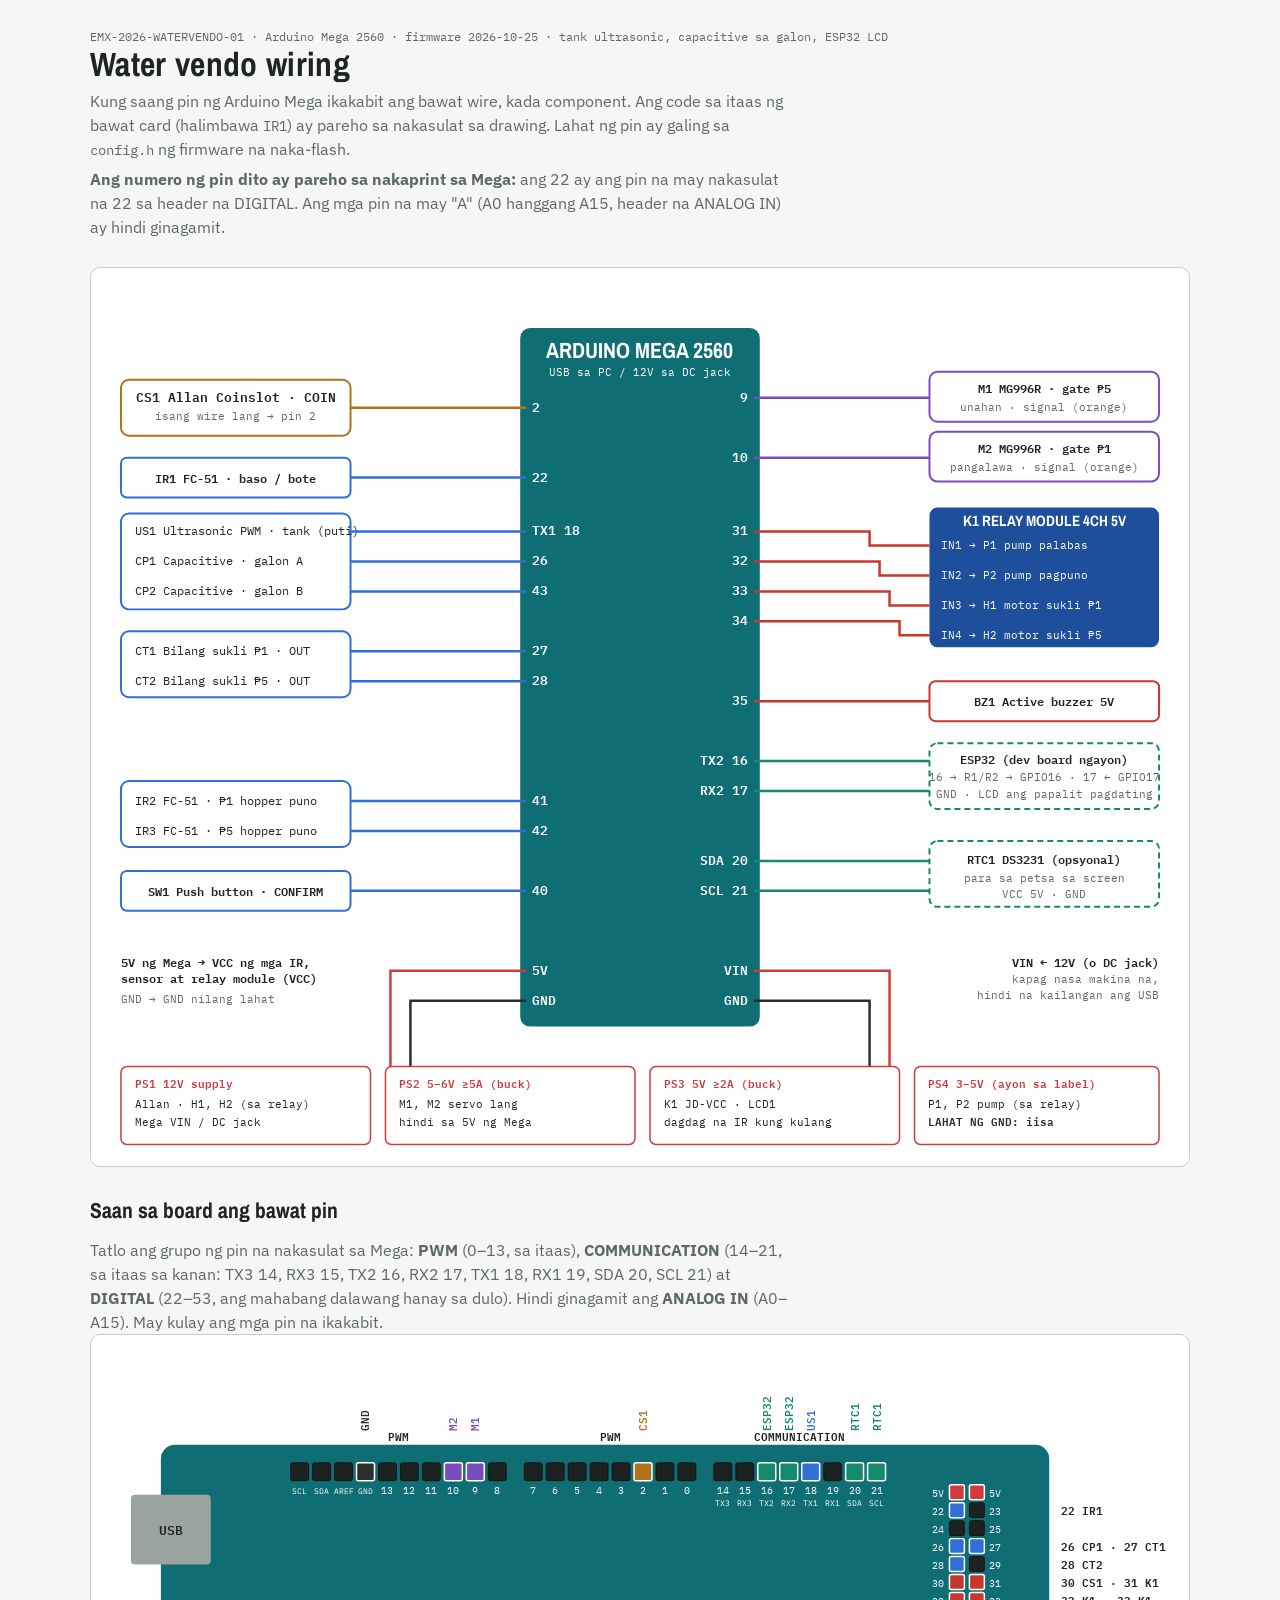
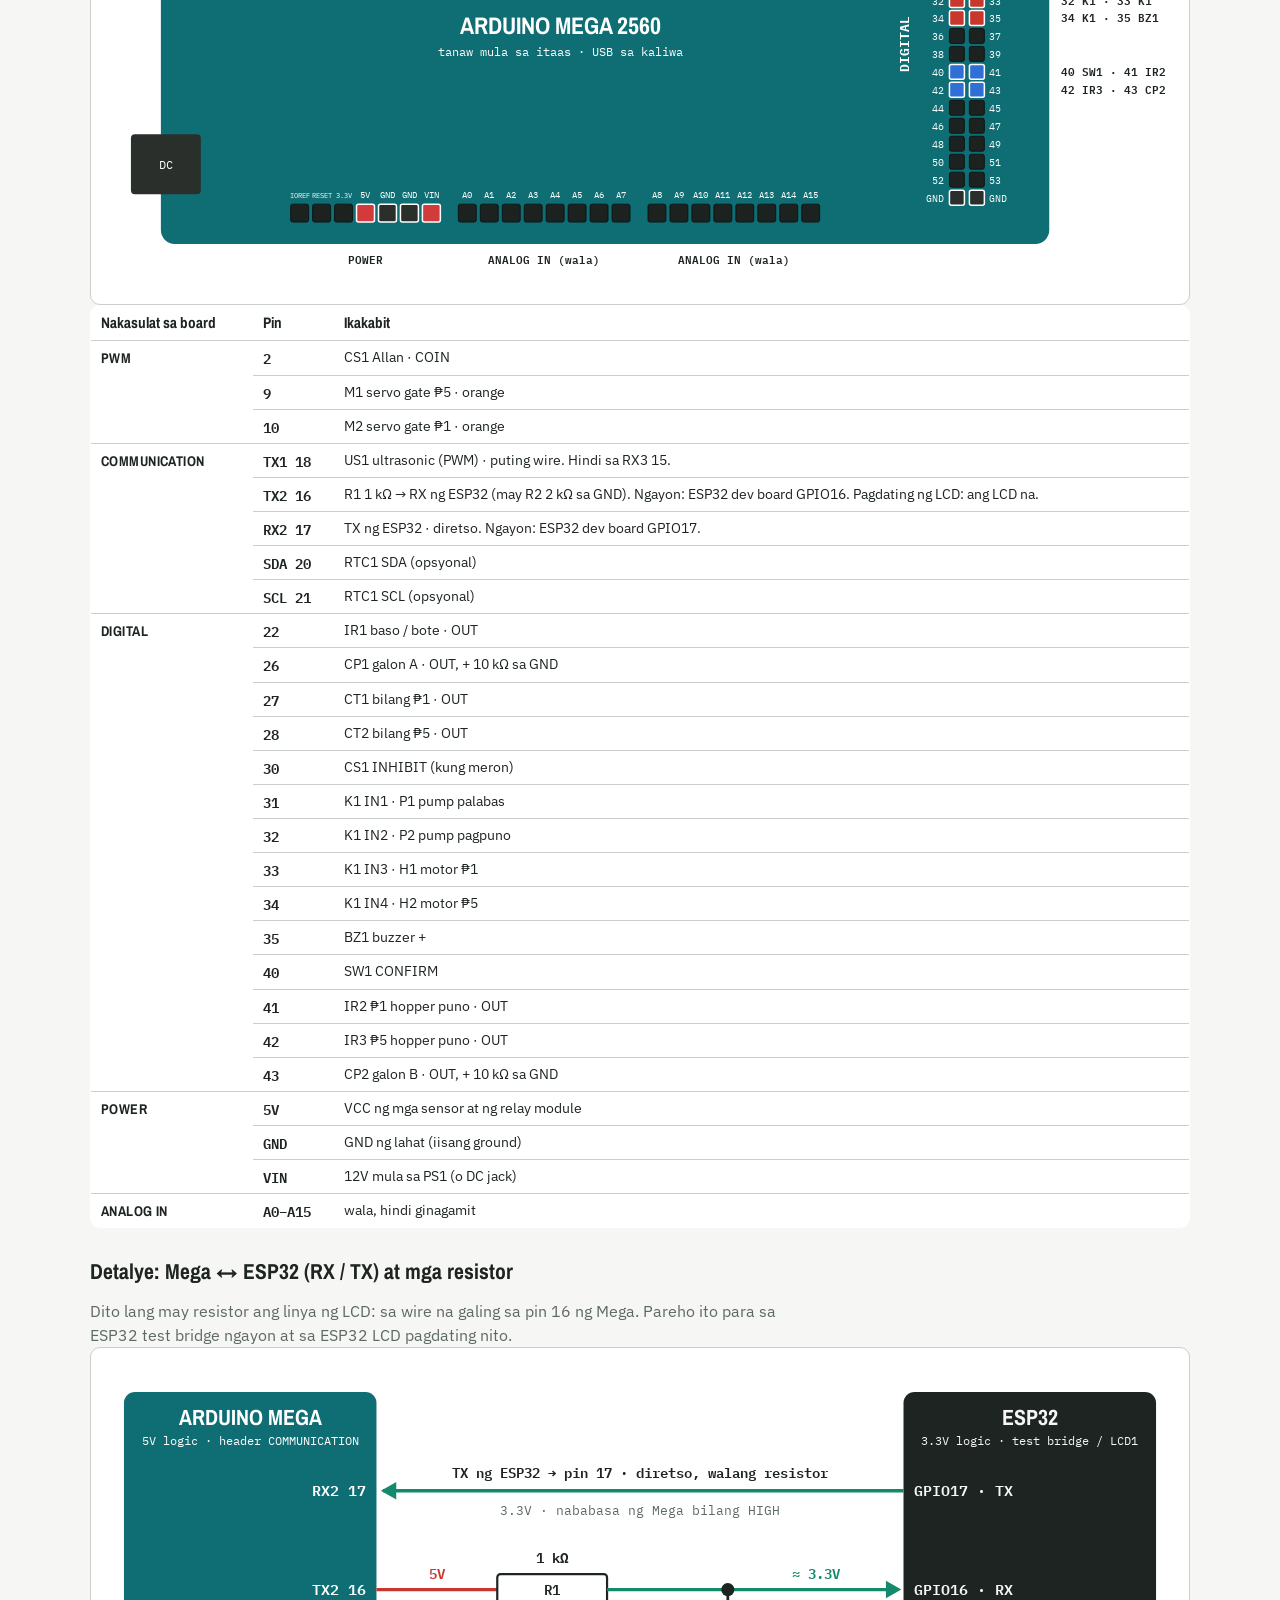
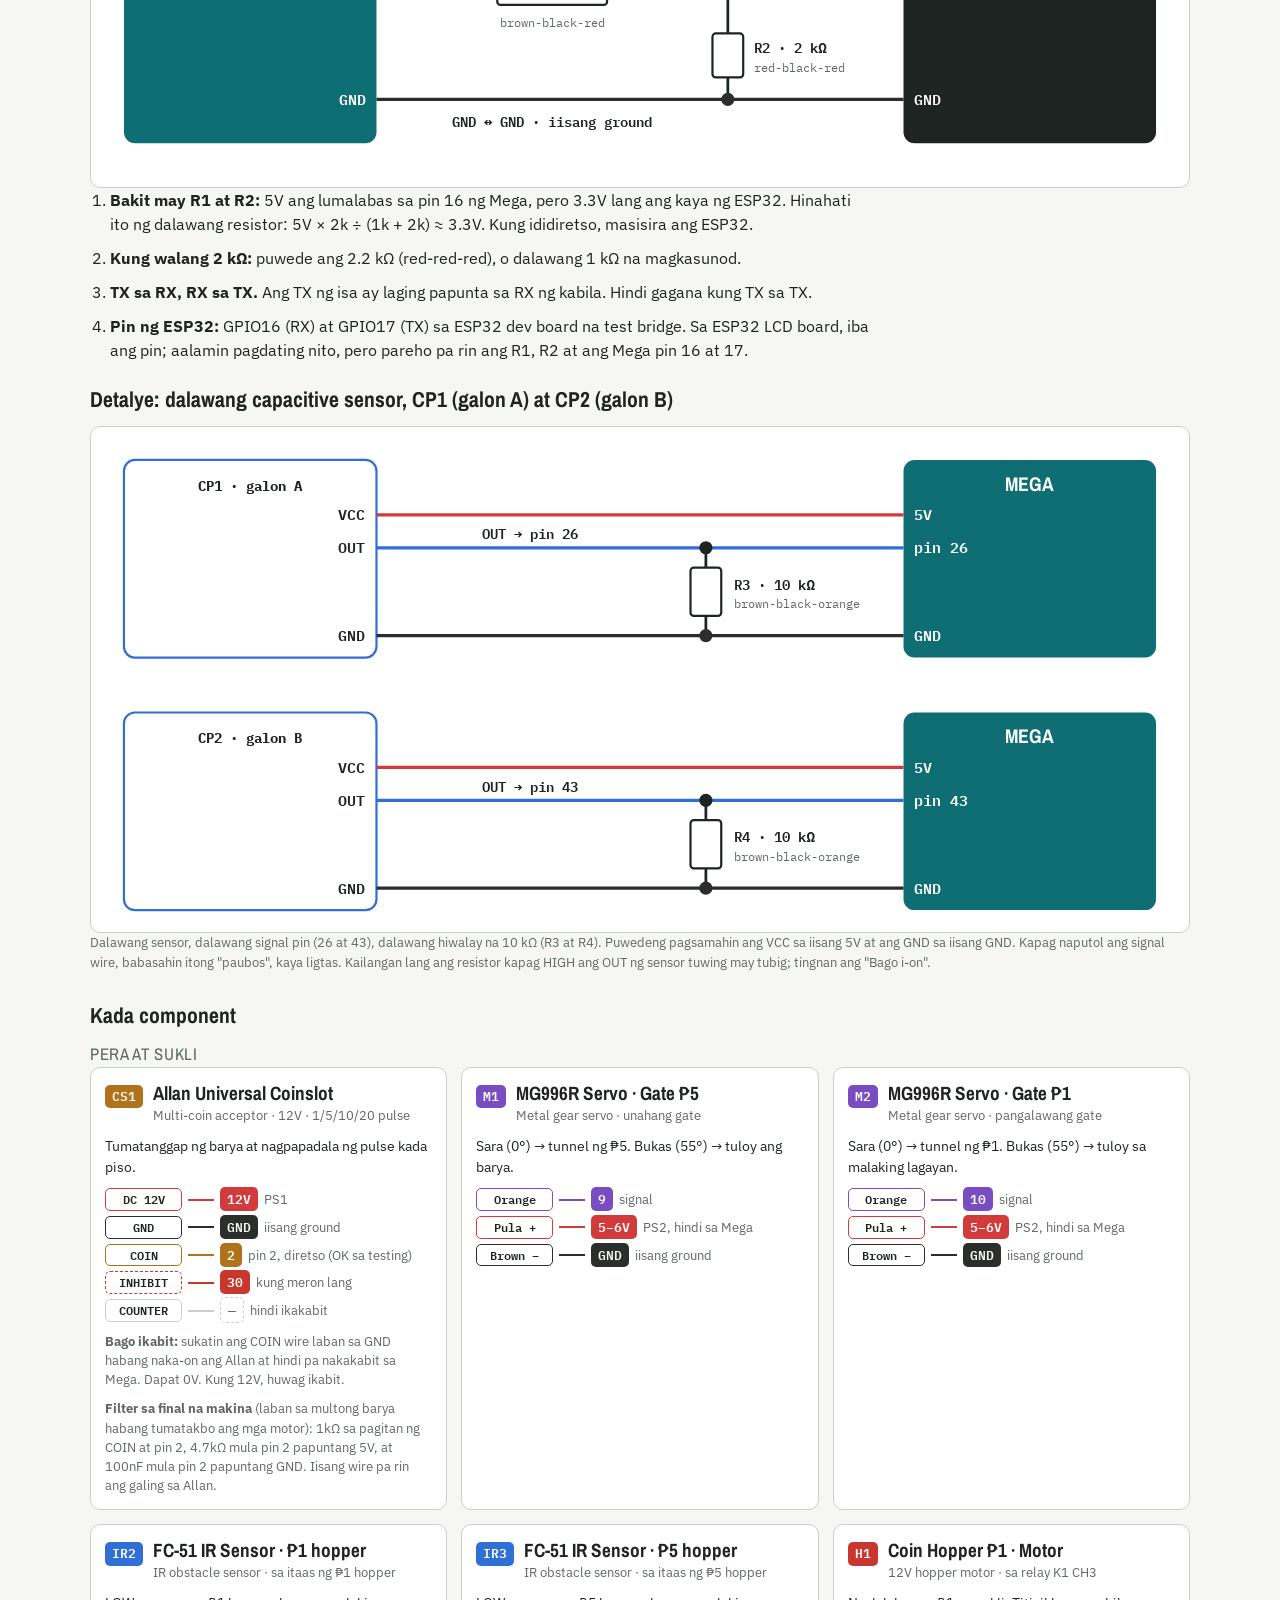
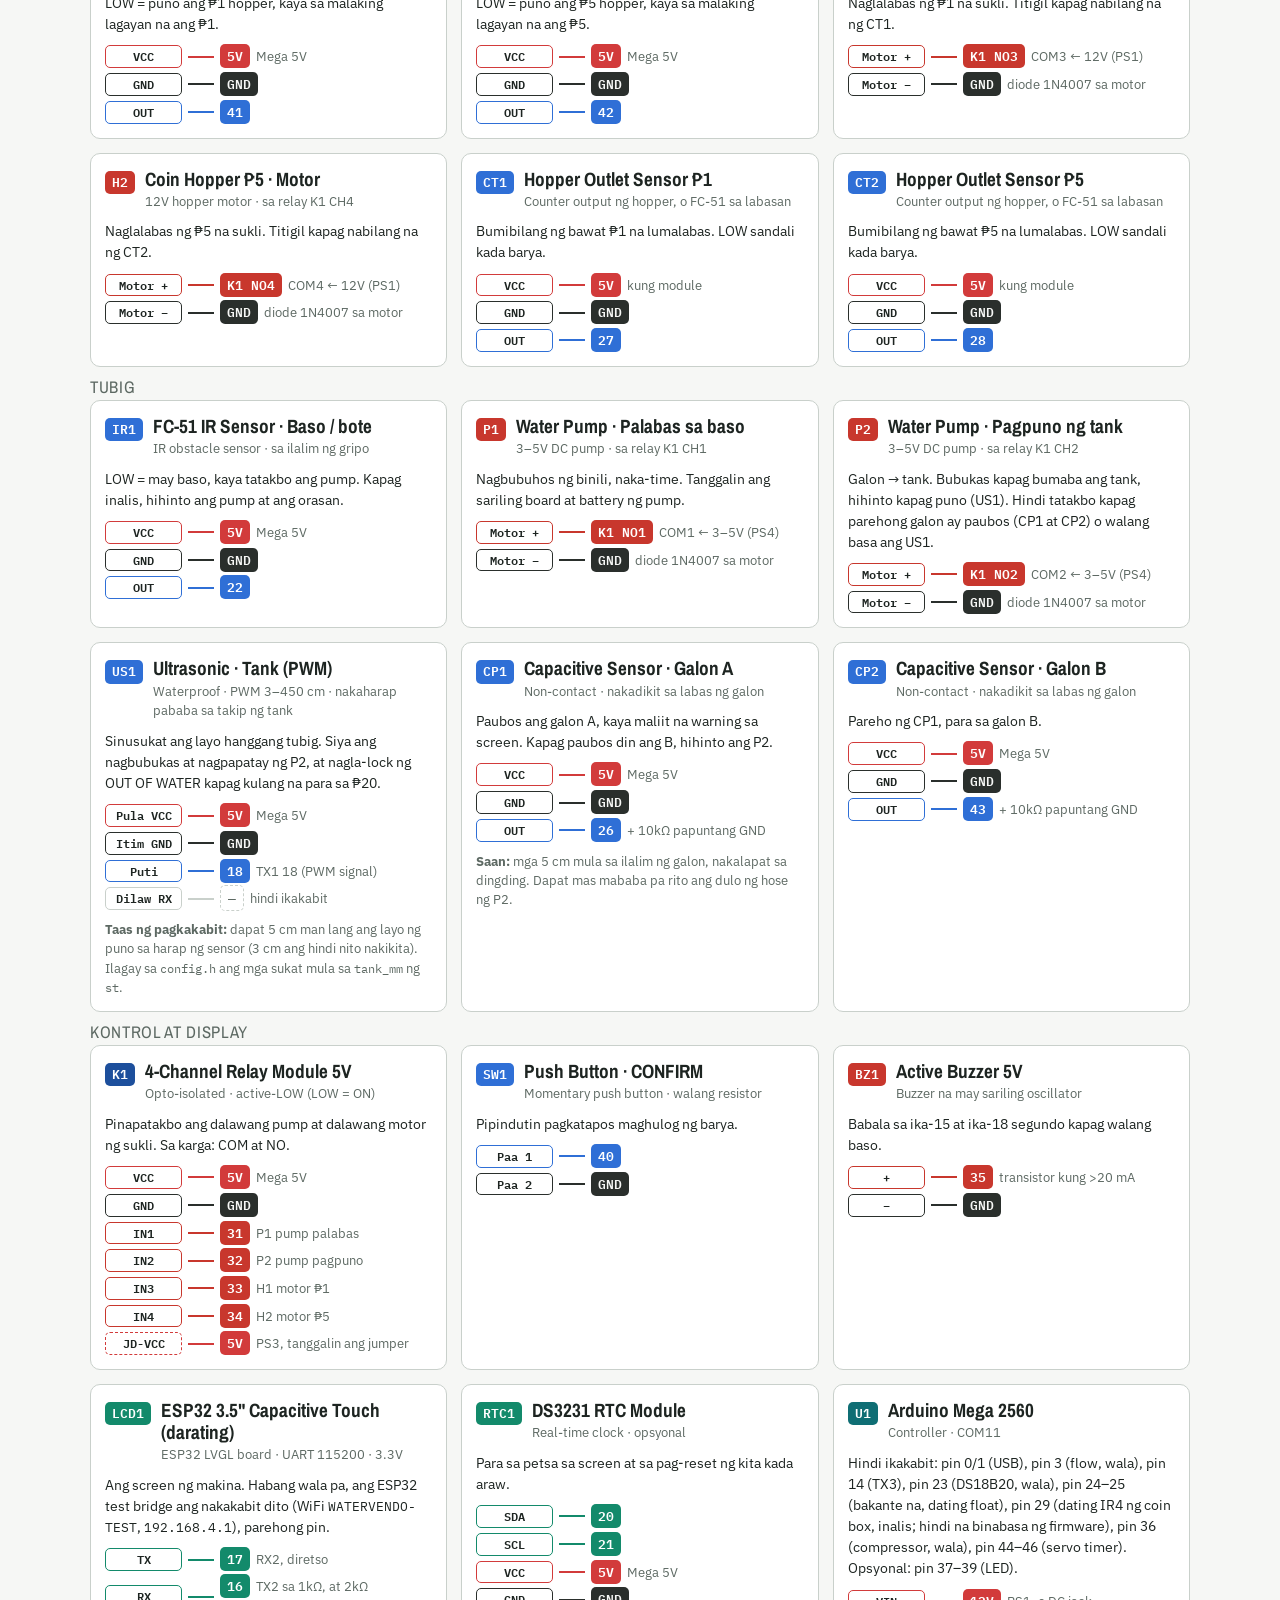
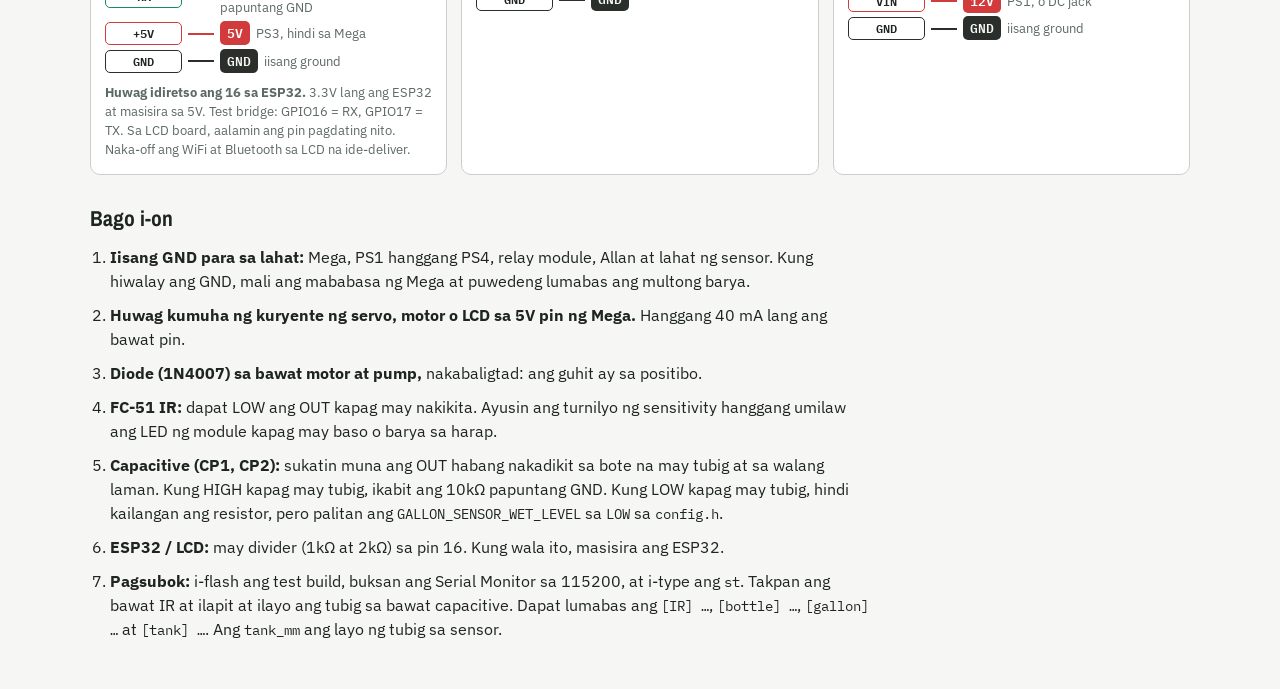
<file: docs/wiring-asbuilt.html>
<!doctype html><html><head><meta charset="utf-8"><meta name="viewport" content="width=device-width,initial-scale=1"></head><body style="margin:0"><title>Water Vendo Wiring</title>
<link rel="stylesheet" href="https://fonts.googleapis.com/css2?family=IBM+Plex+Sans:wght@400;600&family=IBM+Plex+Mono:wght@400;600&family=Archivo+Narrow:wght@600;700&display=swap">
<style>
/* Layout: one column. Overview drawing first (Mega in the middle, every part named), then one card per physical component with its own pin-to-pin wiring, then notes. */
:root {
  --bg: #f6f7f5;
  --panel: #ffffff;
  --fg: #1d2421;
  --muted: #5d6963;
  --line: #c9d0cb;
  --board: #0f6e74;       /* Arduino Mega teal */
  --relay: #1d4f9c;       /* blue relay board */
  --w-coin: #b0721a;
  --w-in: #2f6fd6;
  --w-out: #c8372d;
  --w-servo: #7a4cc2;
  --w-ser: #138a6b;
  --w-pwr: #d23b3b;
  --w-gnd: #2a2f2c;
  --chip-fg: #ffffff;
  --display: "Archivo Narrow", "Arial Narrow", sans-serif;
  --body: "IBM Plex Sans", system-ui, sans-serif;
  --mono: "IBM Plex Mono", ui-monospace, Consolas, monospace;
}
@media (prefers-color-scheme: dark) {
  :root:not([data-theme="light"]) {
    --bg: #131816; --panel: #1b2220; --fg: #e4ebe7; --muted: #9aa8a1; --line: #34403b;
    --board: #1a929a; --relay: #3a72c8; --w-coin: #e0a54a; --w-in: #6ea2ff; --w-out: #ff6b5e;
    --w-servo: #b48cf0; --w-ser: #3cc79f; --w-pwr: #ff6b6b; --w-gnd: #c4ccc8; --chip-fg: #ffffff;
    color-scheme: dark;
  }
}
:root[data-theme="dark"] {
  --bg: #131816; --panel: #1b2220; --fg: #e4ebe7; --muted: #9aa8a1; --line: #34403b;
  --board: #1a929a; --relay: #3a72c8; --w-coin: #e0a54a; --w-in: #6ea2ff; --w-out: #ff6b5e;
  --w-servo: #b48cf0; --w-ser: #3cc79f; --w-pwr: #ff6b6b; --w-gnd: #c4ccc8; --chip-fg: #ffffff;
  color-scheme: dark;
}
body { background: var(--bg); color: var(--fg); font-family: var(--body); line-height: 1.5; }
.wrap { max-width: 1100px; margin: 0 auto; padding-block: 28px 48px;
  padding-left: max(16px, env(safe-area-inset-left, 0px));
  padding-right: max(16px, env(safe-area-inset-right, 0px));
  display: flex; flex-direction: column; gap: 28px; }
h1 { font-family: var(--display); font-size: 2.1rem; line-height: 1.1; margin: 0; text-wrap: balance; letter-spacing: .01em; }
h2 { font-family: var(--display); font-size: 1.35rem; margin: 0 0 10px; text-wrap: balance; }
.lede { color: var(--muted); max-width: 70ch; margin: 6px 0 0; }
.drawing { background: var(--panel); border: 1px solid var(--line); border-radius: 10px; overflow-x: auto; }
.drawing svg { display: block; min-width: 900px; width: 100%; height: auto; }
code { font-family: var(--mono); font-size: .9em; }
.tag { font-family: var(--mono); font-size: .75rem; color: var(--muted); }

/* Component cards */
.groupname { font-family: var(--display); font-size: 1.05rem; color: var(--muted); letter-spacing: .04em; text-transform: uppercase; margin: 8px 0 0; }
.comps { display: grid; grid-template-columns: repeat(auto-fill, minmax(320px, 1fr)); gap: 14px; }
.comp { background: var(--panel); border: 1px solid var(--line); border-radius: 10px; padding: 14px; display: flex; flex-direction: column; gap: 10px; min-width: 0; break-inside: avoid; }
.comp-h { display: grid; grid-template-columns: auto minmax(0, 1fr); gap: 2px 10px; align-items: baseline; }
.ref { grid-row: span 2; font-family: var(--mono); font-weight: 600; font-size: .8rem; color: var(--chip-fg); background: var(--c, var(--muted)); padding: 2px 7px; border-radius: 5px; align-self: start; margin-top: 3px; }
.name { font-family: var(--display); font-weight: 700; font-size: 1.2rem; line-height: 1.15; }
.model { font-size: .82rem; color: var(--muted); }
.role { font-size: .88rem; margin: 0; }
.pins { display: flex; flex-direction: column; gap: 5px; }
.pr { display: grid; grid-template-columns: 5.6em 26px minmax(0, 1fr); align-items: center; gap: 6px; font-size: .86rem; }
.cp { font-family: var(--mono); font-weight: 600; font-size: .78rem; border: 1.5px solid var(--c, var(--line)); color: var(--fg); border-radius: 5px; padding: 1px 6px; text-align: center; white-space: nowrap; overflow: hidden; text-overflow: ellipsis; }
.wl { height: 0; border-top: 2.5px solid var(--c, var(--line)); }
.dst { min-width: 0; }
.dst b { font-family: var(--mono); font-weight: 600; font-size: .82rem; background: var(--c, var(--line)); color: var(--chip-fg); padding: 1px 7px; border-radius: 5px; margin-right: 6px; white-space: nowrap; }
.dst span { color: var(--muted); font-size: .8rem; }
.k-coin { --c: var(--w-coin); } .k-in { --c: var(--w-in); } .k-out { --c: var(--w-out); }
.k-servo { --c: var(--w-servo); } .k-ser { --c: var(--w-ser); } .k-pwr { --c: var(--w-pwr); } .k-gnd { --c: var(--w-gnd); }
.k-gnd .dst b, .dst b.k-gnd { color: var(--bg); }
.k-nc { --c: var(--line); }
.k-nc .dst b { color: var(--muted); background: transparent; border: 1.5px dashed var(--line); }
.opt { border-style: dashed; }
.tip { font-size: .8rem; color: var(--muted); margin: 0; }

.pintable { width: 100%; border-collapse: collapse; font-size: .88rem; background: var(--panel); border: 1px solid var(--line); border-radius: 10px; overflow: hidden; }
.pintable th, .pintable td { text-align: left; padding: 6px 10px; border-bottom: 1px solid var(--line); vertical-align: top; }
.pintable th { font-family: var(--display); font-size: .95rem; }
/* Rows under a rowspan have two cells, so cells are picked from the END: last = what, before it = pin, before that = header group. */
.pintable td:nth-last-child(3) { font-family: var(--display); font-weight: 700; letter-spacing: .03em; }
.pintable td:nth-last-child(2) { font-family: var(--mono); font-weight: 600; white-space: nowrap; }
.notes { display: flex; flex-direction: column; gap: 10px; max-width: 76ch; margin: 0; padding-left: 20px; }
.notes strong { color: var(--fg); }

@media print {
  :root, :root[data-theme="dark"] {
    --bg: #ffffff; --panel: #ffffff; --fg: #000000; --muted: #444b47; --line: #b9c1bc;
    --board: #0f6e74; --relay: #1d4f9c; --w-coin: #b0721a; --w-in: #2f6fd6; --w-out: #c8372d;
    --w-servo: #7a4cc2; --w-ser: #138a6b; --w-pwr: #d23b3b; --w-gnd: #2a2f2c; --chip-fg: #ffffff;
    color-scheme: light;
  }
  @page { size: A4 landscape; margin: 9mm; }
  * { -webkit-print-color-adjust: exact; print-color-adjust: exact; }
  .wrap { max-width: none; padding: 0; gap: 14px; }
  .drawing { border: none; overflow: visible; }
  .drawing svg { min-width: 0; max-height: 180mm; }
  .comps { grid-template-columns: repeat(3, minmax(0, 1fr)); gap: 10px; }
  .comp { padding: 10px; gap: 7px; }
  .pagebreak { break-before: page; }
  section { break-inside: auto; }
}
</style>

<div class="wrap">
  <header>
    <div class="tag">EMX-2026-WATERVENDO-01 · Arduino Mega 2560 · firmware 2026-10-25 · tank ultrasonic, capacitive sa galon, ESP32 LCD</div>
    <h1>Water vendo wiring</h1>
    <p class="lede">Kung saang pin ng Arduino Mega ikakabit ang bawat wire, kada component. Ang code sa itaas ng bawat card (halimbawa <code>IR1</code>) ay pareho sa nakasulat sa drawing. Lahat ng pin ay galing sa <code>config.h</code> ng firmware na naka-flash.</p>
    <p class="lede"><strong>Ang numero ng pin dito ay pareho sa nakaprint sa Mega:</strong> ang 22 ay ang pin na may nakasulat na 22 sa header na DIGITAL. Ang mga pin na may "A" (A0 hanggang A15, header na ANALOG IN) ay hindi ginagamit.</p>
  </header>

  <div class="drawing" role="img" aria-label="Wiring diagram: Arduino Mega sa gitna, mga sensor sa kaliwa, relay, servo at LCD sa kanan, power sa ibaba">
    <svg viewBox="0 0 1100 900" xmlns="http://www.w3.org/2000/svg" font-family="IBM Plex Mono, Consolas, monospace" font-size="12">
      <rect x="430" y="60" width="240" height="700" rx="10" fill="var(--board)"/>
      <text x="550" y="90" text-anchor="middle" fill="var(--chip-fg)" font-family="Archivo Narrow, sans-serif" font-size="22" font-weight="700">ARDUINO MEGA 2560</text>
      <text x="550" y="108" text-anchor="middle" fill="var(--chip-fg)" font-size="11">USB sa PC / 12V sa DC jack</text>
      <g fill="var(--chip-fg)" font-size="13" font-weight="600">
        <text x="442" y="144">2</text>
        <text x="442" y="214">22</text>
        <text x="442" y="268">TX1 18</text><text x="442" y="298">26</text><text x="442" y="328">43</text>
        <text x="442" y="388">27</text><text x="442" y="418">28</text>
        <text x="442" y="538">41</text><text x="442" y="568">42</text>
        <text x="442" y="628">40</text>
        <text x="658" y="134" text-anchor="end">9</text><text x="658" y="194" text-anchor="end">10</text>
        <text x="658" y="268" text-anchor="end">31</text><text x="658" y="298" text-anchor="end">32</text>
        <text x="658" y="328" text-anchor="end">33</text><text x="658" y="358" text-anchor="end">34</text>
        <text x="658" y="438" text-anchor="end">35</text>
        <text x="658" y="498" text-anchor="end">TX2 16</text><text x="658" y="528" text-anchor="end">RX2 17</text>
        <text x="658" y="598" text-anchor="end">SDA 20</text><text x="658" y="628" text-anchor="end">SCL 21</text>
        <text x="442" y="708">5V</text><text x="442" y="738">GND</text>
        <text x="658" y="708" text-anchor="end">VIN</text><text x="658" y="738" text-anchor="end">GND</text>
      </g>

      <rect x="30" y="112" width="230" height="56" rx="8" fill="var(--panel)" stroke="var(--w-coin)" stroke-width="2"/>
      <text x="145" y="134" text-anchor="middle" fill="var(--fg)" font-size="13" font-weight="600">CS1 Allan Coinslot · COIN</text>
      <text x="145" y="152" text-anchor="middle" fill="var(--muted)" font-size="11">isang wire lang → pin 2</text>
      <path d="M260 140 H436" stroke="var(--w-coin)" stroke-width="2.5" fill="none"/>

      <rect x="30" y="190" width="230" height="40" rx="6" fill="var(--panel)" stroke="var(--w-in)" stroke-width="2"/>
      <text x="145" y="215" text-anchor="middle" fill="var(--fg)" font-size="12" font-weight="600">IR1 FC-51 · baso / bote</text>
      <path d="M260 210 H436" stroke="var(--w-in)" stroke-width="2.5" fill="none"/>

      <rect x="30" y="246" width="230" height="96" rx="8" fill="var(--panel)" stroke="var(--w-in)" stroke-width="2"/>
      <g fill="var(--fg)" font-size="12"><text x="44" y="268">US1 Ultrasonic PWM · tank (puti)</text><text x="44" y="298">CP1 Capacitive · galon A</text><text x="44" y="328">CP2 Capacitive · galon B</text></g>
      <g stroke="var(--w-in)" stroke-width="2.5" fill="none"><path d="M260 264 H436"/><path d="M260 294 H436"/><path d="M260 324 H436"/></g>

      <rect x="30" y="364" width="230" height="66" rx="8" fill="var(--panel)" stroke="var(--w-in)" stroke-width="2"/>
      <g fill="var(--fg)" font-size="12"><text x="44" y="388">CT1 Bilang sukli ₱1 · OUT</text><text x="44" y="418">CT2 Bilang sukli ₱5 · OUT</text></g>
      <g stroke="var(--w-in)" stroke-width="2.5" fill="none"><path d="M260 384 H436"/><path d="M260 414 H436"/></g>


      <rect x="30" y="514" width="230" height="66" rx="8" fill="var(--panel)" stroke="var(--w-in)" stroke-width="2"/>
      <g fill="var(--fg)" font-size="12"><text x="44" y="538">IR2 FC-51 · ₱1 hopper puno</text><text x="44" y="568">IR3 FC-51 · ₱5 hopper puno</text></g>
      <g stroke="var(--w-in)" stroke-width="2.5" fill="none"><path d="M260 534 H436"/><path d="M260 564 H436"/></g>

      <rect x="30" y="604" width="230" height="40" rx="6" fill="var(--panel)" stroke="var(--w-in)" stroke-width="2"/>
      <text x="145" y="629" text-anchor="middle" fill="var(--fg)" font-size="12" font-weight="600">SW1 Push button · CONFIRM</text>
      <path d="M260 624 H436" stroke="var(--w-in)" stroke-width="2.5" fill="none"/>

      <rect x="840" y="104" width="230" height="50" rx="8" fill="var(--panel)" stroke="var(--w-servo)" stroke-width="2"/>
      <text x="955" y="125" text-anchor="middle" fill="var(--fg)" font-size="12" font-weight="600">M1 MG996R · gate ₱5</text>
      <text x="955" y="143" text-anchor="middle" fill="var(--muted)" font-size="11">unahan · signal (orange)</text>
      <path d="M664 130 H840" stroke="var(--w-servo)" stroke-width="2.5" fill="none"/>
      <rect x="840" y="164" width="230" height="50" rx="8" fill="var(--panel)" stroke="var(--w-servo)" stroke-width="2"/>
      <text x="955" y="185" text-anchor="middle" fill="var(--fg)" font-size="12" font-weight="600">M2 MG996R · gate ₱1</text>
      <text x="955" y="203" text-anchor="middle" fill="var(--muted)" font-size="11">pangalawa · signal (orange)</text>
      <path d="M664 190 H840" stroke="var(--w-servo)" stroke-width="2.5" fill="none"/>

      <rect x="840" y="240" width="230" height="140" rx="8" fill="var(--relay)"/>
      <text x="955" y="258" text-anchor="middle" fill="#fff" font-family="Archivo Narrow, sans-serif" font-size="15" font-weight="700">K1 RELAY MODULE 4CH 5V</text>
      <g fill="#fff" font-size="11.5">
        <text x="852" y="282">IN1 → P1 pump palabas</text>
        <text x="852" y="312">IN2 → P2 pump pagpuno</text>
        <text x="852" y="342">IN3 → H1 motor sukli ₱1</text>
        <text x="852" y="372">IN4 → H2 motor sukli ₱5</text>
      </g>
      <g stroke="var(--w-out)" stroke-width="2.5" fill="none">
        <path d="M664 264 H780 V278 H840"/><path d="M664 294 H790 V308 H840"/><path d="M664 324 H800 V338 H840"/><path d="M664 354 H810 V368 H840"/>
      </g>

      <rect x="840" y="414" width="230" height="40" rx="6" fill="var(--panel)" stroke="var(--w-out)" stroke-width="2"/>
      <text x="955" y="439" text-anchor="middle" fill="var(--fg)" font-size="12" font-weight="600">BZ1 Active buzzer 5V</text>
      <path d="M664 434 H840" stroke="var(--w-out)" stroke-width="2.5" fill="none"/>

      <rect x="840" y="476" width="230" height="66" rx="8" fill="var(--panel)" stroke="var(--w-ser)" stroke-width="2" stroke-dasharray="6 4"/>
      <text x="955" y="497" text-anchor="middle" fill="var(--fg)" font-size="12" font-weight="600">ESP32 (dev board ngayon)</text>
      <text x="955" y="514" text-anchor="middle" fill="var(--muted)" font-size="11">16 → R1/R2 → GPIO16 · 17 ← GPIO17</text>
      <text x="955" y="531" text-anchor="middle" fill="var(--muted)" font-size="11">GND · LCD ang papalit pagdating</text>
      <g stroke="var(--w-ser)" stroke-width="2.5" fill="none"><path d="M664 494 H840"/><path d="M664 524 H840"/></g>

      <rect x="840" y="574" width="230" height="66" rx="8" fill="var(--panel)" stroke="var(--w-ser)" stroke-width="2" stroke-dasharray="6 4"/>
      <text x="955" y="597" text-anchor="middle" fill="var(--fg)" font-size="12" font-weight="600">RTC1 DS3231 (opsyonal)</text>
      <text x="955" y="615" text-anchor="middle" fill="var(--muted)" font-size="11">para sa petsa sa screen</text>
      <text x="955" y="631" text-anchor="middle" fill="var(--muted)" font-size="11">VCC 5V · GND</text>
      <g stroke="var(--w-ser)" stroke-width="2.5" fill="none"><path d="M664 594 H840"/><path d="M664 624 H840"/></g>

      <path d="M436 704 H300 V800" stroke="var(--w-pwr)" stroke-width="2.5" fill="none"/>
      <path d="M436 734 H320 V800" stroke="var(--w-gnd)" stroke-width="2.5" fill="none"/>
      <text x="30" y="700" fill="var(--fg)" font-size="12" font-weight="600">5V ng Mega → VCC ng mga IR,</text>
      <text x="30" y="716" fill="var(--fg)" font-size="12" font-weight="600">sensor at relay module (VCC)</text>
      <text x="30" y="736" fill="var(--muted)" font-size="11">GND → GND nilang lahat</text>
      <path d="M664 704 H800 V800" stroke="var(--w-pwr)" stroke-width="2.5" fill="none"/>
      <path d="M664 734 H780 V800" stroke="var(--w-gnd)" stroke-width="2.5" fill="none"/>
      <text x="1070" y="700" text-anchor="end" fill="var(--fg)" font-size="12" font-weight="600">VIN ← 12V (o DC jack)</text>
      <text x="1070" y="716" text-anchor="end" fill="var(--muted)" font-size="11">kapag nasa makina na,</text>
      <text x="1070" y="732" text-anchor="end" fill="var(--muted)" font-size="11">hindi na kailangan ang USB</text>

      <g font-size="11.5">
        <rect x="30" y="800" width="250" height="78" rx="6" fill="var(--panel)" stroke="var(--w-pwr)" stroke-width="1.5"/>
        <text x="44" y="822" fill="var(--w-pwr)" font-weight="600">PS1 12V supply</text>
        <text x="44" y="842" fill="var(--fg)">Allan · H1, H2 (sa relay)</text>
        <text x="44" y="860" fill="var(--fg)">Mega VIN / DC jack</text>
        <rect x="295" y="800" width="250" height="78" rx="6" fill="var(--panel)" stroke="var(--w-pwr)" stroke-width="1.5"/>
        <text x="309" y="822" fill="var(--w-pwr)" font-weight="600">PS2 5–6V ≥5A (buck)</text>
        <text x="309" y="842" fill="var(--fg)">M1, M2 servo lang</text>
        <text x="309" y="860" fill="var(--fg)">hindi sa 5V ng Mega</text>
        <rect x="560" y="800" width="250" height="78" rx="6" fill="var(--panel)" stroke="var(--w-pwr)" stroke-width="1.5"/>
        <text x="574" y="822" fill="var(--w-pwr)" font-weight="600">PS3 5V ≥2A (buck)</text>
        <text x="574" y="842" fill="var(--fg)">K1 JD-VCC · LCD1</text>
        <text x="574" y="860" fill="var(--fg)">dagdag na IR kung kulang</text>
        <rect x="825" y="800" width="245" height="78" rx="6" fill="var(--panel)" stroke="var(--w-pwr)" stroke-width="1.5"/>
        <text x="839" y="822" fill="var(--w-pwr)" font-weight="600">PS4 3–5V (ayon sa label)</text>
        <text x="839" y="842" fill="var(--fg)">P1, P2 pump (sa relay)</text>
        <text x="839" y="860" fill="var(--w-gnd)" font-weight="600">LAHAT NG GND: iisa</text>
      </g>
    </svg>
  </div>

  <section class="pagebreak">
    <h2>Saan sa board ang bawat pin</h2>
    <p class="lede">Tatlo ang grupo ng pin na nakasulat sa Mega: <strong>PWM</strong> (0–13, sa itaas), <strong>COMMUNICATION</strong> (14–21, sa itaas sa kanan: TX3 14, RX3 15, TX2 16, RX2 17, TX1 18, RX1 19, SDA 20, SCL 21) at <strong>DIGITAL</strong> (22–53, ang mahabang dalawang hanay sa dulo). Hindi ginagamit ang <strong>ANALOG IN</strong> (A0–A15). May kulay ang mga pin na ikakabit.</p>
    <div class="drawing" role="img" aria-label="Itsura ng Arduino Mega mula sa itaas, may kulay ang mga pin na ikakabit, naka-grupo ayon sa nakasulat sa board.">
      <svg id="megamap" viewBox="0 0 1100 570" xmlns="http://www.w3.org/2000/svg" font-family="IBM Plex Mono, Consolas, monospace"></svg>
    </div>

    <table class="pintable">
      <thead><tr><th>Nakasulat sa board</th><th>Pin</th><th>Ikakabit</th></tr></thead>
      <tbody>
        <tr><td rowspan="3">PWM</td><td>2</td><td>CS1 Allan · COIN</td></tr>
        <tr><td>9</td><td>M1 servo gate ₱5 · orange</td></tr>
        <tr><td>10</td><td>M2 servo gate ₱1 · orange</td></tr>
        <tr><td rowspan="5">COMMUNICATION</td><td>TX1 18</td><td>US1 ultrasonic (PWM) · puting wire. Hindi sa RX3 15.</td></tr>
        <tr><td>TX2 16</td><td>R1 1 kΩ → RX ng ESP32 (may R2 2 kΩ sa GND). Ngayon: ESP32 dev board GPIO16. Pagdating ng LCD: ang LCD na.</td></tr>
        <tr><td>RX2 17</td><td>TX ng ESP32 · diretso. Ngayon: ESP32 dev board GPIO17.</td></tr>
        <tr><td>SDA 20</td><td>RTC1 SDA (opsyonal)</td></tr>
        <tr><td>SCL 21</td><td>RTC1 SCL (opsyonal)</td></tr>
        <tr><td rowspan="14">DIGITAL</td><td>22</td><td>IR1 baso / bote · OUT</td></tr>
        <tr><td>26</td><td>CP1 galon A · OUT, + 10 kΩ sa GND</td></tr>
        <tr><td>27</td><td>CT1 bilang ₱1 · OUT</td></tr>
        <tr><td>28</td><td>CT2 bilang ₱5 · OUT</td></tr>
        <tr><td>30</td><td>CS1 INHIBIT (kung meron)</td></tr>
        <tr><td>31</td><td>K1 IN1 · P1 pump palabas</td></tr>
        <tr><td>32</td><td>K1 IN2 · P2 pump pagpuno</td></tr>
        <tr><td>33</td><td>K1 IN3 · H1 motor ₱1</td></tr>
        <tr><td>34</td><td>K1 IN4 · H2 motor ₱5</td></tr>
        <tr><td>35</td><td>BZ1 buzzer +</td></tr>
        <tr><td>40</td><td>SW1 CONFIRM</td></tr>
        <tr><td>41</td><td>IR2 ₱1 hopper puno · OUT</td></tr>
        <tr><td>42</td><td>IR3 ₱5 hopper puno · OUT</td></tr>
        <tr><td>43</td><td>CP2 galon B · OUT, + 10 kΩ sa GND</td></tr>
        <tr><td rowspan="3">POWER</td><td>5V</td><td>VCC ng mga sensor at ng relay module</td></tr>
        <tr><td>GND</td><td>GND ng lahat (iisang ground)</td></tr>
        <tr><td>VIN</td><td>12V mula sa PS1 (o DC jack)</td></tr>
        <tr><td>ANALOG IN</td><td>A0–A15</td><td>wala, hindi ginagamit</td></tr>
      </tbody>
    </table>
    <script>
    // Board map, drawn from the list below so a pin change is one edit here.
    (function () {
      var NS = "http://www.w3.org/2000/svg", svg = document.getElementById("megamap");
      function el(n, a, t) { var e = document.createElementNS(NS, n); for (var k in a) e.setAttribute(k, a[k]); if (t != null) e.textContent = t; svg.appendChild(e); return e; }
      var USE = { "2": ["CS1", "coin"], "9": ["M1", "servo"], "10": ["M2", "servo"],
        "18": ["US1", "in"], "16": ["ESP32", "ser"], "17": ["ESP32", "ser"], "20": ["RTC1", "ser"], "21": ["RTC1", "ser"],
        "22": ["IR1", "in"], "26": ["CP1", "in"], "27": ["CT1", "in"], "28": ["CT2", "in"],
        "30": ["CS1", "out"], "31": ["K1", "out"], "32": ["K1", "out"], "33": ["K1", "out"], "34": ["K1", "out"],
        "35": ["BZ1", "out"], "40": ["SW1", "in"], "41": ["IR2", "in"], "42": ["IR3", "in"], "43": ["CP2", "in"],
        "5V": ["5V", "pwr"], "GND": ["GND", "gnd"], "VIN": ["VIN", "pwr"] };
      var COL = { "coin": "var(--w-coin)", "in": "var(--w-in)", "out": "var(--w-out)", "servo": "var(--w-servo)",
        "ser": "var(--w-ser)", "pwr": "var(--w-pwr)", "gnd": "var(--w-gnd)" };
      var COMM = { "14": "TX3", "15": "RX3", "16": "TX2", "17": "RX2", "18": "TX1", "19": "RX1", "20": "SDA", "21": "SCL" };
      function pin(x, y, s, id) {
        var u = USE[id];
        el("rect", { x: x, y: y, width: s, height: s, rx: 2, fill: u ? COL[u[1]] : "#1b2220",
          stroke: u ? "#ffffff" : "#0b0f0e", "stroke-width": u ? 1.5 : 0.8 });
        return u;
      }
      var W = "var(--chip-fg)", F = "var(--fg)";

      el("rect", { x: 70, y: 110, width: 890, height: 400, rx: 14, fill: "var(--board)" });
      el("rect", { x: 40, y: 160, width: 80, height: 70, rx: 4, fill: "#9aa3a0" });
      el("text", { x: 80, y: 200, "text-anchor": "middle", "font-size": 13, "font-weight": 600, fill: "#1d2421" }, "USB");
      el("rect", { x: 40, y: 400, width: 70, height: 60, rx: 4, fill: "#2a2f2c" });
      el("text", { x: 75, y: 435, "text-anchor": "middle", "font-size": 12, fill: "#ffffff" }, "DC");
      el("text", { x: 470, y: 300, "text-anchor": "middle", "font-size": 24, "font-weight": 700, fill: W,
        "font-family": "Archivo Narrow, sans-serif" }, "ARDUINO MEGA 2560");
      el("text", { x: 470, y: 322, "text-anchor": "middle", "font-size": 12, fill: W }, "tanaw mula sa itaas · USB sa kaliwa");

      // Top headers
      var TY = 128, S = 18, ST = 22;
      function topGroup(x0, ids, label, comm) {
        ids.forEach(function (id, i) {
          var x = x0 + i * ST, u = pin(x, TY, S, id), cx = x + S / 2;
          el("text", { x: cx, y: TY + S + 13, "text-anchor": "middle", "font-size": id.length > 2 ? 8 : 10, fill: W }, id);
          if (comm) el("text", { x: cx, y: TY + S + 25, "text-anchor": "middle", "font-size": 8, fill: W }, COMM[id]);
          if (u) el("text", { x: cx + 4, y: 96, "font-size": 11, "font-weight": 600, fill: COL[u[1]],
            transform: "rotate(-90 " + (cx + 4) + " 96)" }, u[0]);
        });
        el("text", { x: x0 + (ids.length * ST - 4) / 2, y: 106, "text-anchor": "middle", "font-size": 11,
          "font-weight": 600, fill: F }, label);
      }
      topGroup(200, ["SCL", "SDA", "AREF", "GND", "13", "12", "11", "10", "9", "8"], "PWM");
      topGroup(434, ["7", "6", "5", "4", "3", "2", "1", "0"], "PWM");
      topGroup(624, ["14", "15", "16", "17", "18", "19", "20", "21"], "COMMUNICATION", true);

      // DIGITAL double header on the right edge
      var rows = [["5V", "5V"]];
      for (var n = 22; n <= 52; n += 2) rows.push([String(n), String(n + 1)]);
      rows.push(["GND", "GND"]);
      var X1 = 860, X2 = 880, RS = 15, RY = 150, RST = 18;
      rows.forEach(function (r, i) {
        var y = RY + i * RST, a = pin(X1, y, RS, r[0]), b = pin(X2, y, RS, r[1]);
        el("text", { x: X1 - 5, y: y + 12, "text-anchor": "end", "font-size": 10, fill: W }, r[0]);
        el("text", { x: X2 + RS + 5, y: y + 12, "font-size": 10, fill: W }, r[1]);
        var refs = [];
        if (a && r[0] !== "5V" && r[0] !== "GND") refs.push(r[0] + " " + a[0]);
        if (b && r[1] !== "5V" && r[1] !== "GND") refs.push(r[1] + " " + b[0]);
        if (refs.length) el("text", { x: 972, y: y + 12, "font-size": 11, "font-weight": 600, fill: F }, refs.join(" · "));
      });
      el("text", { x: 820, y: 310, "text-anchor": "middle", "font-size": 13, "font-weight": 700, fill: W,
        transform: "rotate(-90 820 310)" }, "DIGITAL");

      // Bottom headers
      var BY = 470;
      function bottomGroup(x0, ids, label) {
        ids.forEach(function (id, i) {
          var x = x0 + i * ST;
          pin(x, BY, S, id);
          el("text", { x: x + S / 2, y: BY - 6, "text-anchor": "middle", "font-size": id.length > 3 ? 7 : 9, fill: W }, id);
        });
        el("text", { x: x0 + (ids.length * ST - 4) / 2, y: 530, "text-anchor": "middle", "font-size": 11,
          "font-weight": 600, fill: F }, label);
      }
      bottomGroup(200, ["IOREF", "RESET", "3.3V", "5V", "GND", "GND", "VIN"], "POWER");
      bottomGroup(368, ["A0", "A1", "A2", "A3", "A4", "A5", "A6", "A7"], "ANALOG IN (wala)");
      bottomGroup(558, ["A8", "A9", "A10", "A11", "A12", "A13", "A14", "A15"], "ANALOG IN (wala)");
    })();
    </script>
  </section>

  <section class="pagebreak">
    <h2>Detalye: Mega ↔ ESP32 (RX / TX) at mga resistor</h2>
    <p class="lede">Dito lang may resistor ang linya ng LCD: sa wire na galing sa pin 16 ng Mega. Pareho ito para sa ESP32 test bridge ngayon at sa ESP32 LCD pagdating nito.</p>

    <div class="drawing" role="img" aria-label="Pin 16 TX2 ng Mega dumadaan sa 1k ohm na resistor papunta sa RX ng ESP32, at may 2k ohm mula doon papuntang GND. Ang TX ng ESP32 diretso sa pin 17 RX2 ng Mega. Magkadugtong ang GND.">
      <svg viewBox="0 0 1000 400" xmlns="http://www.w3.org/2000/svg" font-family="IBM Plex Mono, Consolas, monospace" font-size="13">
        <!-- Mega -->
        <rect x="30" y="40" width="230" height="320" rx="10" fill="var(--board)"/>
        <text x="145" y="70" text-anchor="middle" fill="var(--chip-fg)" font-family="Archivo Narrow, sans-serif" font-size="20" font-weight="700">ARDUINO MEGA</text>
        <text x="145" y="88" text-anchor="middle" fill="var(--chip-fg)" font-size="11">5V logic · header COMMUNICATION</text>
        <g fill="var(--chip-fg)" font-weight="600" font-size="14">
          <text x="250" y="135" text-anchor="end">RX2 17</text>
          <text x="250" y="225" text-anchor="end">TX2 16</text>
          <text x="250" y="325" text-anchor="end">GND</text>
        </g>

        <!-- ESP32 -->
        <rect x="740" y="40" width="230" height="320" rx="10" fill="var(--fg)"/>
        <text x="855" y="70" text-anchor="middle" fill="var(--bg)" font-family="Archivo Narrow, sans-serif" font-size="20" font-weight="700">ESP32</text>
        <text x="855" y="88" text-anchor="middle" fill="var(--bg)" font-size="11">3.3V logic · test bridge / LCD1</text>
        <g fill="var(--bg)" font-weight="600" font-size="14">
          <text x="750" y="135">GPIO17 · TX</text>
          <text x="750" y="225">GPIO16 · RX</text>
          <text x="750" y="325">GND</text>
        </g>

        <!-- ESP32 TX -> Mega RX2, direct -->
        <path d="M740 130 H266" stroke="var(--w-ser)" stroke-width="3" fill="none"/>
        <path d="M278 122 L264 130 L278 138 Z" fill="var(--w-ser)"/>
        <text x="500" y="118" text-anchor="middle" fill="var(--fg)" font-weight="600">TX ng ESP32 → pin 17 · diretso, walang resistor</text>
        <text x="500" y="152" text-anchor="middle" fill="var(--muted)" font-size="12">3.3V · nababasa ng Mega bilang HIGH</text>

        <!-- Mega TX2 -> R1 -> node -> ESP32 RX -->
        <path d="M260 220 H370" stroke="var(--w-out)" stroke-width="3" fill="none"/>
        <rect x="370" y="206" width="100" height="28" rx="3" fill="var(--panel)" stroke="var(--fg)" stroke-width="2"/>
        <text x="420" y="225" text-anchor="middle" fill="var(--fg)" font-weight="600">R1</text>
        <text x="420" y="196" text-anchor="middle" fill="var(--fg)" font-weight="600">1 kΩ</text>
        <text x="420" y="254" text-anchor="middle" fill="var(--muted)" font-size="11">brown-black-red</text>
        <path d="M470 220 H726" stroke="var(--w-ser)" stroke-width="3" fill="none"/>
        <path d="M724 212 L738 220 L724 228 Z" fill="var(--w-ser)"/>
        <circle cx="580" cy="220" r="6" fill="var(--fg)"/>
        <text x="315" y="210" text-anchor="middle" fill="var(--w-out)" font-weight="600">5V</text>
        <text x="660" y="210" text-anchor="middle" fill="var(--w-ser)" font-weight="600">≈ 3.3V</text>

        <!-- node -> R2 -> GND -->
        <path d="M580 220 V260" stroke="var(--fg)" stroke-width="2.5" fill="none"/>
        <rect x="566" y="260" width="28" height="40" rx="3" fill="var(--panel)" stroke="var(--fg)" stroke-width="2"/>
        <text x="604" y="278" fill="var(--fg)" font-weight="600">R2 · 2 kΩ</text>
        <text x="604" y="295" fill="var(--muted)" font-size="11">red-black-red</text>
        <path d="M580 300 V320" stroke="var(--fg)" stroke-width="2.5" fill="none"/>

        <!-- GND rail -->
        <path d="M260 320 H740" stroke="var(--w-gnd)" stroke-width="3" fill="none"/>
        <circle cx="580" cy="320" r="6" fill="var(--w-gnd)"/>
        <text x="420" y="345" text-anchor="middle" fill="var(--fg)" font-weight="600">GND ↔ GND · iisang ground</text>
      </svg>
    </div>

    <ol class="notes">
      <li><strong>Bakit may R1 at R2:</strong> 5V ang lumalabas sa pin 16 ng Mega, pero 3.3V lang ang kaya ng ESP32. Hinahati ito ng dalawang resistor: 5V × 2k ÷ (1k + 2k) ≈ 3.3V. Kung ididiretso, masisira ang ESP32.</li>
      <li><strong>Kung walang 2 kΩ:</strong> puwede ang 2.2 kΩ (red-red-red), o dalawang 1 kΩ na magkasunod.</li>
      <li><strong>TX sa RX, RX sa TX.</strong> Ang TX ng isa ay laging papunta sa RX ng kabila. Hindi gagana kung TX sa TX.</li>
      <li><strong>Pin ng ESP32:</strong> GPIO16 (RX) at GPIO17 (TX) sa ESP32 dev board na test bridge. Sa ESP32 LCD board, iba ang pin; aalamin pagdating nito, pero pareho pa rin ang R1, R2 at ang Mega pin 16 at 17.</li>
    </ol>

    <h2 style="margin-top:22px">Detalye: dalawang capacitive sensor, CP1 (galon A) at CP2 (galon B)</h2>
    <div class="drawing" role="img" aria-label="CP1 ng galon A: OUT papunta sa pin 26 na may sariling 10k ohm papuntang GND. CP2 ng galon B: OUT papunta sa pin 43 na may sariling 10k ohm papuntang GND. Parehong VCC sa 5V at GND sa GND.">
      <svg viewBox="0 0 1000 460" xmlns="http://www.w3.org/2000/svg" font-family="IBM Plex Mono, Consolas, monospace" font-size="13">
        <g>
          <rect x="30" y="30" width="230" height="180" rx="10" fill="var(--panel)" stroke="var(--w-in)" stroke-width="2"/>
          <text x="145" y="58" text-anchor="middle" fill="var(--fg)" font-weight="700">CP1 · galon A</text>
          <g fill="var(--fg)" font-weight="600" font-size="14">
            <text x="250" y="85" text-anchor="end">VCC</text>
            <text x="250" y="115" text-anchor="end">OUT</text>
            <text x="250" y="195" text-anchor="end">GND</text>
          </g>
          <rect x="740" y="30" width="230" height="180" rx="10" fill="var(--board)"/>
          <text x="855" y="58" text-anchor="middle" fill="var(--chip-fg)" font-family="Archivo Narrow, sans-serif" font-size="18" font-weight="700">MEGA</text>
          <g fill="var(--chip-fg)" font-weight="600" font-size="14">
            <text x="750" y="85">5V</text>
            <text x="750" y="115">pin 26</text>
            <text x="750" y="195">GND</text>
          </g>
          <path d="M260 80 H740" stroke="var(--w-pwr)" stroke-width="3" fill="none"/>
          <path d="M260 110 H740" stroke="var(--w-in)" stroke-width="3" fill="none"/>
          <path d="M260 190 H740" stroke="var(--w-gnd)" stroke-width="3" fill="none"/>
          <text x="400" y="102" text-anchor="middle" fill="var(--fg)" font-weight="600">OUT → pin 26</text>
          <circle cx="560" cy="110" r="6" fill="var(--fg)"/>
          <path d="M560 110 V128" stroke="var(--fg)" stroke-width="2.5" fill="none"/>
          <rect x="546" y="128" width="28" height="44" rx="3" fill="var(--panel)" stroke="var(--fg)" stroke-width="2"/>
          <path d="M560 172 V190" stroke="var(--fg)" stroke-width="2.5" fill="none"/>
          <circle cx="560" cy="190" r="6" fill="var(--w-gnd)"/>
          <text x="586" y="148" fill="var(--fg)" font-weight="600">R3 · 10 kΩ</text>
          <text x="586" y="165" fill="var(--muted)" font-size="11">brown-black-orange</text>
        </g>
        <g transform="translate(0 230)">
          <rect x="30" y="30" width="230" height="180" rx="10" fill="var(--panel)" stroke="var(--w-in)" stroke-width="2"/>
          <text x="145" y="58" text-anchor="middle" fill="var(--fg)" font-weight="700">CP2 · galon B</text>
          <g fill="var(--fg)" font-weight="600" font-size="14">
            <text x="250" y="85" text-anchor="end">VCC</text>
            <text x="250" y="115" text-anchor="end">OUT</text>
            <text x="250" y="195" text-anchor="end">GND</text>
          </g>
          <rect x="740" y="30" width="230" height="180" rx="10" fill="var(--board)"/>
          <text x="855" y="58" text-anchor="middle" fill="var(--chip-fg)" font-family="Archivo Narrow, sans-serif" font-size="18" font-weight="700">MEGA</text>
          <g fill="var(--chip-fg)" font-weight="600" font-size="14">
            <text x="750" y="85">5V</text>
            <text x="750" y="115">pin 43</text>
            <text x="750" y="195">GND</text>
          </g>
          <path d="M260 80 H740" stroke="var(--w-pwr)" stroke-width="3" fill="none"/>
          <path d="M260 110 H740" stroke="var(--w-in)" stroke-width="3" fill="none"/>
          <path d="M260 190 H740" stroke="var(--w-gnd)" stroke-width="3" fill="none"/>
          <text x="400" y="102" text-anchor="middle" fill="var(--fg)" font-weight="600">OUT → pin 43</text>
          <circle cx="560" cy="110" r="6" fill="var(--fg)"/>
          <path d="M560 110 V128" stroke="var(--fg)" stroke-width="2.5" fill="none"/>
          <rect x="546" y="128" width="28" height="44" rx="3" fill="var(--panel)" stroke="var(--fg)" stroke-width="2"/>
          <path d="M560 172 V190" stroke="var(--fg)" stroke-width="2.5" fill="none"/>
          <circle cx="560" cy="190" r="6" fill="var(--w-gnd)"/>
          <text x="586" y="148" fill="var(--fg)" font-weight="600">R4 · 10 kΩ</text>
          <text x="586" y="165" fill="var(--muted)" font-size="11">brown-black-orange</text>
        </g>
      </svg>
    </div>
    <p class="tip">Dalawang sensor, dalawang signal pin (26 at 43), dalawang hiwalay na 10 kΩ (R3 at R4). Puwedeng pagsamahin ang VCC sa iisang 5V at ang GND sa iisang GND. Kapag naputol ang signal wire, babasahin itong "paubos", kaya ligtas. Kailangan lang ang resistor kapag HIGH ang OUT ng sensor tuwing may tubig; tingnan ang "Bago i-on".</p>
  </section>

  <section class="pagebreak">
    <h2>Kada component</h2>

    <p class="groupname">Pera at sukli</p>
    <div class="comps">
      <article class="comp">
        <div class="comp-h"><span class="ref k-coin" style="background:var(--w-coin)">CS1</span><span class="name">Allan Universal Coinslot</span><span class="model">Multi-coin acceptor · 12V · 1/5/10/20 pulse</span></div>
        <p class="role">Tumatanggap ng barya at nagpapadala ng pulse kada piso.</p>
        <div class="pins">
          <div class="pr k-pwr"><span class="cp">DC 12V</span><span class="wl"></span><span class="dst"><b>12V</b><span>PS1</span></span></div>
          <div class="pr k-gnd"><span class="cp">GND</span><span class="wl"></span><span class="dst"><b>GND</b><span>iisang ground</span></span></div>
          <div class="pr k-coin"><span class="cp">COIN</span><span class="wl"></span><span class="dst"><b>2</b><span>pin 2, diretso (OK sa testing)</span></span></div>
          <div class="pr k-out"><span class="cp opt">INHIBIT</span><span class="wl"></span><span class="dst"><b>30</b><span>kung meron lang</span></span></div>
          <div class="pr k-nc"><span class="cp">COUNTER</span><span class="wl"></span><span class="dst"><b>—</b><span>hindi ikakabit</span></span></div>
        </div>
        <p class="tip"><strong>Bago ikabit:</strong> sukatin ang COIN wire laban sa GND habang naka-on ang Allan at hindi pa nakakabit sa Mega. Dapat 0V. Kung 12V, huwag ikabit.</p>
        <p class="tip"><strong>Filter sa final na makina</strong> (laban sa multong barya habang tumatakbo ang mga motor): 1kΩ sa pagitan ng COIN at pin 2, 4.7kΩ mula pin 2 papuntang 5V, at 100nF mula pin 2 papuntang GND. Iisang wire pa rin ang galing sa Allan.</p>
      </article>

      <article class="comp">
        <div class="comp-h"><span class="ref" style="background:var(--w-servo)">M1</span><span class="name">MG996R Servo · Gate ₱5</span><span class="model">Metal gear servo · unahang gate</span></div>
        <p class="role">Sara (0°) → tunnel ng ₱5. Bukas (55°) → tuloy ang barya.</p>
        <div class="pins">
          <div class="pr k-servo"><span class="cp">Orange</span><span class="wl"></span><span class="dst"><b>9</b><span>signal</span></span></div>
          <div class="pr k-pwr"><span class="cp">Pula +</span><span class="wl"></span><span class="dst"><b>5–6V</b><span>PS2, hindi sa Mega</span></span></div>
          <div class="pr k-gnd"><span class="cp">Brown −</span><span class="wl"></span><span class="dst"><b>GND</b><span>iisang ground</span></span></div>
        </div>
      </article>

      <article class="comp">
        <div class="comp-h"><span class="ref" style="background:var(--w-servo)">M2</span><span class="name">MG996R Servo · Gate ₱1</span><span class="model">Metal gear servo · pangalawang gate</span></div>
        <p class="role">Sara (0°) → tunnel ng ₱1. Bukas (55°) → tuloy sa malaking lagayan.</p>
        <div class="pins">
          <div class="pr k-servo"><span class="cp">Orange</span><span class="wl"></span><span class="dst"><b>10</b><span>signal</span></span></div>
          <div class="pr k-pwr"><span class="cp">Pula +</span><span class="wl"></span><span class="dst"><b>5–6V</b><span>PS2, hindi sa Mega</span></span></div>
          <div class="pr k-gnd"><span class="cp">Brown −</span><span class="wl"></span><span class="dst"><b>GND</b><span>iisang ground</span></span></div>
        </div>
      </article>

      <article class="comp">
        <div class="comp-h"><span class="ref" style="background:var(--w-in)">IR2</span><span class="name">FC-51 IR Sensor · ₱1 hopper</span><span class="model">IR obstacle sensor · sa itaas ng ₱1 hopper</span></div>
        <p class="role">LOW = puno ang ₱1 hopper, kaya sa malaking lagayan na ang ₱1.</p>
        <div class="pins">
          <div class="pr k-pwr"><span class="cp">VCC</span><span class="wl"></span><span class="dst"><b>5V</b><span>Mega 5V</span></span></div>
          <div class="pr k-gnd"><span class="cp">GND</span><span class="wl"></span><span class="dst"><b>GND</b><span></span></span></div>
          <div class="pr k-in"><span class="cp">OUT</span><span class="wl"></span><span class="dst"><b>41</b><span></span></span></div>
        </div>
      </article>

      <article class="comp">
        <div class="comp-h"><span class="ref" style="background:var(--w-in)">IR3</span><span class="name">FC-51 IR Sensor · ₱5 hopper</span><span class="model">IR obstacle sensor · sa itaas ng ₱5 hopper</span></div>
        <p class="role">LOW = puno ang ₱5 hopper, kaya sa malaking lagayan na ang ₱5.</p>
        <div class="pins">
          <div class="pr k-pwr"><span class="cp">VCC</span><span class="wl"></span><span class="dst"><b>5V</b><span>Mega 5V</span></span></div>
          <div class="pr k-gnd"><span class="cp">GND</span><span class="wl"></span><span class="dst"><b>GND</b><span></span></span></div>
          <div class="pr k-in"><span class="cp">OUT</span><span class="wl"></span><span class="dst"><b>42</b><span></span></span></div>
        </div>
      </article>

      <article class="comp">
        <div class="comp-h"><span class="ref" style="background:var(--w-out)">H1</span><span class="name">Coin Hopper ₱1 · Motor</span><span class="model">12V hopper motor · sa relay K1 CH3</span></div>
        <p class="role">Naglalabas ng ₱1 na sukli. Titigil kapag nabilang na ng CT1.</p>
        <div class="pins">
          <div class="pr k-out"><span class="cp">Motor +</span><span class="wl"></span><span class="dst"><b>K1 NO3</b><span>COM3 ← 12V (PS1)</span></span></div>
          <div class="pr k-gnd"><span class="cp">Motor −</span><span class="wl"></span><span class="dst"><b>GND</b><span>diode 1N4007 sa motor</span></span></div>
        </div>
      </article>

      <article class="comp">
        <div class="comp-h"><span class="ref" style="background:var(--w-out)">H2</span><span class="name">Coin Hopper ₱5 · Motor</span><span class="model">12V hopper motor · sa relay K1 CH4</span></div>
        <p class="role">Naglalabas ng ₱5 na sukli. Titigil kapag nabilang na ng CT2.</p>
        <div class="pins">
          <div class="pr k-out"><span class="cp">Motor +</span><span class="wl"></span><span class="dst"><b>K1 NO4</b><span>COM4 ← 12V (PS1)</span></span></div>
          <div class="pr k-gnd"><span class="cp">Motor −</span><span class="wl"></span><span class="dst"><b>GND</b><span>diode 1N4007 sa motor</span></span></div>
        </div>
      </article>

      <article class="comp">
        <div class="comp-h"><span class="ref" style="background:var(--w-in)">CT1</span><span class="name">Hopper Outlet Sensor ₱1</span><span class="model">Counter output ng hopper, o FC-51 sa labasan</span></div>
        <p class="role">Bumibilang ng bawat ₱1 na lumalabas. LOW sandali kada barya.</p>
        <div class="pins">
          <div class="pr k-pwr"><span class="cp">VCC</span><span class="wl"></span><span class="dst"><b>5V</b><span>kung module</span></span></div>
          <div class="pr k-gnd"><span class="cp">GND</span><span class="wl"></span><span class="dst"><b>GND</b><span></span></span></div>
          <div class="pr k-in"><span class="cp">OUT</span><span class="wl"></span><span class="dst"><b>27</b><span></span></span></div>
        </div>
      </article>

      <article class="comp">
        <div class="comp-h"><span class="ref" style="background:var(--w-in)">CT2</span><span class="name">Hopper Outlet Sensor ₱5</span><span class="model">Counter output ng hopper, o FC-51 sa labasan</span></div>
        <p class="role">Bumibilang ng bawat ₱5 na lumalabas. LOW sandali kada barya.</p>
        <div class="pins">
          <div class="pr k-pwr"><span class="cp">VCC</span><span class="wl"></span><span class="dst"><b>5V</b><span>kung module</span></span></div>
          <div class="pr k-gnd"><span class="cp">GND</span><span class="wl"></span><span class="dst"><b>GND</b><span></span></span></div>
          <div class="pr k-in"><span class="cp">OUT</span><span class="wl"></span><span class="dst"><b>28</b><span></span></span></div>
        </div>
      </article>
    </div>

    <p class="groupname">Tubig</p>
    <div class="comps">
      <article class="comp">
        <div class="comp-h"><span class="ref" style="background:var(--w-in)">IR1</span><span class="name">FC-51 IR Sensor · Baso / bote</span><span class="model">IR obstacle sensor · sa ilalim ng gripo</span></div>
        <p class="role">LOW = may baso, kaya tatakbo ang pump. Kapag inalis, hihinto ang pump at ang orasan.</p>
        <div class="pins">
          <div class="pr k-pwr"><span class="cp">VCC</span><span class="wl"></span><span class="dst"><b>5V</b><span>Mega 5V</span></span></div>
          <div class="pr k-gnd"><span class="cp">GND</span><span class="wl"></span><span class="dst"><b>GND</b><span></span></span></div>
          <div class="pr k-in"><span class="cp">OUT</span><span class="wl"></span><span class="dst"><b>22</b><span></span></span></div>
        </div>
      </article>

      <article class="comp">
        <div class="comp-h"><span class="ref" style="background:var(--w-out)">P1</span><span class="name">Water Pump · Palabas sa baso</span><span class="model">3–5V DC pump · sa relay K1 CH1</span></div>
        <p class="role">Nagbubuhos ng binili, naka-time. Tanggalin ang sariling board at battery ng pump.</p>
        <div class="pins">
          <div class="pr k-out"><span class="cp">Motor +</span><span class="wl"></span><span class="dst"><b>K1 NO1</b><span>COM1 ← 3–5V (PS4)</span></span></div>
          <div class="pr k-gnd"><span class="cp">Motor −</span><span class="wl"></span><span class="dst"><b>GND</b><span>diode 1N4007 sa motor</span></span></div>
        </div>
      </article>

      <article class="comp">
        <div class="comp-h"><span class="ref" style="background:var(--w-out)">P2</span><span class="name">Water Pump · Pagpuno ng tank</span><span class="model">3–5V DC pump · sa relay K1 CH2</span></div>
        <p class="role">Galon → tank. Bubukas kapag bumaba ang tank, hihinto kapag puno (US1). Hindi tatakbo kapag parehong galon ay paubos (CP1 at CP2) o walang basa ang US1.</p>
        <div class="pins">
          <div class="pr k-out"><span class="cp">Motor +</span><span class="wl"></span><span class="dst"><b>K1 NO2</b><span>COM2 ← 3–5V (PS4)</span></span></div>
          <div class="pr k-gnd"><span class="cp">Motor −</span><span class="wl"></span><span class="dst"><b>GND</b><span>diode 1N4007 sa motor</span></span></div>
        </div>
      </article>

      <article class="comp">
        <div class="comp-h"><span class="ref" style="background:var(--w-in)">US1</span><span class="name">Ultrasonic · Tank (PWM)</span><span class="model">Waterproof · PWM 3–450 cm · nakaharap pababa sa takip ng tank</span></div>
        <p class="role">Sinusukat ang layo hanggang tubig. Siya ang nagbubukas at nagpapatay ng P2, at nagla-lock ng OUT OF WATER kapag kulang na para sa ₱20.</p>
        <div class="pins">
          <div class="pr k-pwr"><span class="cp">Pula VCC</span><span class="wl"></span><span class="dst"><b>5V</b><span>Mega 5V</span></span></div>
          <div class="pr k-gnd"><span class="cp">Itim GND</span><span class="wl"></span><span class="dst"><b>GND</b><span></span></span></div>
          <div class="pr k-in"><span class="cp">Puti</span><span class="wl"></span><span class="dst"><b>18</b><span>TX1 18 (PWM signal)</span></span></div>
          <div class="pr k-nc"><span class="cp">Dilaw RX</span><span class="wl"></span><span class="dst"><b>—</b><span>hindi ikakabit</span></span></div>
        </div>
        <p class="tip"><strong>Taas ng pagkakabit:</strong> dapat 5 cm man lang ang layo ng puno sa harap ng sensor (3 cm ang hindi nito nakikita). Ilagay sa <code>config.h</code> ang mga sukat mula sa <code>tank_mm</code> ng <code>st</code>.</p>
      </article>

      <article class="comp">
        <div class="comp-h"><span class="ref" style="background:var(--w-in)">CP1</span><span class="name">Capacitive Sensor · Galon A</span><span class="model">Non-contact · nakadikit sa labas ng galon</span></div>
        <p class="role">Paubos ang galon A, kaya maliit na warning sa screen. Kapag paubos din ang B, hihinto ang P2.</p>
        <div class="pins">
          <div class="pr k-pwr"><span class="cp">VCC</span><span class="wl"></span><span class="dst"><b>5V</b><span>Mega 5V</span></span></div>
          <div class="pr k-gnd"><span class="cp">GND</span><span class="wl"></span><span class="dst"><b>GND</b><span></span></span></div>
          <div class="pr k-in"><span class="cp">OUT</span><span class="wl"></span><span class="dst"><b>26</b><span>+ 10kΩ papuntang GND</span></span></div>
        </div>
        <p class="tip"><strong>Saan:</strong> mga 5 cm mula sa ilalim ng galon, nakalapat sa dingding. Dapat mas mababa pa rito ang dulo ng hose ng P2.</p>
      </article>

      <article class="comp">
        <div class="comp-h"><span class="ref" style="background:var(--w-in)">CP2</span><span class="name">Capacitive Sensor · Galon B</span><span class="model">Non-contact · nakadikit sa labas ng galon</span></div>
        <p class="role">Pareho ng CP1, para sa galon B.</p>
        <div class="pins">
          <div class="pr k-pwr"><span class="cp">VCC</span><span class="wl"></span><span class="dst"><b>5V</b><span>Mega 5V</span></span></div>
          <div class="pr k-gnd"><span class="cp">GND</span><span class="wl"></span><span class="dst"><b>GND</b><span></span></span></div>
          <div class="pr k-in"><span class="cp">OUT</span><span class="wl"></span><span class="dst"><b>43</b><span>+ 10kΩ papuntang GND</span></span></div>
        </div>
      </article>
    </div>

    <p class="groupname">Kontrol at display</p>
    <div class="comps">
      <article class="comp">
        <div class="comp-h"><span class="ref" style="background:var(--relay)">K1</span><span class="name">4-Channel Relay Module 5V</span><span class="model">Opto-isolated · active-LOW (LOW = ON)</span></div>
        <p class="role">Pinapatakbo ang dalawang pump at dalawang motor ng sukli. Sa karga: COM at NO.</p>
        <div class="pins">
          <div class="pr k-pwr"><span class="cp">VCC</span><span class="wl"></span><span class="dst"><b>5V</b><span>Mega 5V</span></span></div>
          <div class="pr k-gnd"><span class="cp">GND</span><span class="wl"></span><span class="dst"><b>GND</b><span></span></span></div>
          <div class="pr k-out"><span class="cp">IN1</span><span class="wl"></span><span class="dst"><b>31</b><span>P1 pump palabas</span></span></div>
          <div class="pr k-out"><span class="cp">IN2</span><span class="wl"></span><span class="dst"><b>32</b><span>P2 pump pagpuno</span></span></div>
          <div class="pr k-out"><span class="cp">IN3</span><span class="wl"></span><span class="dst"><b>33</b><span>H1 motor ₱1</span></span></div>
          <div class="pr k-out"><span class="cp">IN4</span><span class="wl"></span><span class="dst"><b>34</b><span>H2 motor ₱5</span></span></div>
          <div class="pr k-pwr"><span class="cp opt">JD-VCC</span><span class="wl"></span><span class="dst"><b>5V</b><span>PS3, tanggalin ang jumper</span></span></div>
        </div>
      </article>

      <article class="comp">
        <div class="comp-h"><span class="ref" style="background:var(--w-in)">SW1</span><span class="name">Push Button · CONFIRM</span><span class="model">Momentary push button · walang resistor</span></div>
        <p class="role">Pipindutin pagkatapos maghulog ng barya.</p>
        <div class="pins">
          <div class="pr k-in"><span class="cp">Paa 1</span><span class="wl"></span><span class="dst"><b>40</b><span></span></span></div>
          <div class="pr k-gnd"><span class="cp">Paa 2</span><span class="wl"></span><span class="dst"><b>GND</b><span></span></span></div>
        </div>
      </article>

      <article class="comp">
        <div class="comp-h"><span class="ref" style="background:var(--w-out)">BZ1</span><span class="name">Active Buzzer 5V</span><span class="model">Buzzer na may sariling oscillator</span></div>
        <p class="role">Babala sa ika-15 at ika-18 segundo kapag walang baso.</p>
        <div class="pins">
          <div class="pr k-out"><span class="cp">+</span><span class="wl"></span><span class="dst"><b>35</b><span>transistor kung &gt;20 mA</span></span></div>
          <div class="pr k-gnd"><span class="cp">−</span><span class="wl"></span><span class="dst"><b>GND</b><span></span></span></div>
        </div>
      </article>

      <article class="comp">
        <div class="comp-h"><span class="ref" style="background:var(--w-ser)">LCD1</span><span class="name">ESP32 3.5" Capacitive Touch (darating)</span><span class="model">ESP32 LVGL board · UART 115200 · 3.3V</span></div>
        <p class="role">Ang screen ng makina. Habang wala pa, ang ESP32 test bridge ang nakakabit dito (WiFi <code>WATERVENDO-TEST</code>, <code>192.168.4.1</code>), parehong pin.</p>
        <div class="pins">
          <div class="pr k-ser"><span class="cp">TX</span><span class="wl"></span><span class="dst"><b>17</b><span>RX2, diretso</span></span></div>
          <div class="pr k-ser"><span class="cp">RX</span><span class="wl"></span><span class="dst"><b>16</b><span>TX2 sa 1kΩ, at 2kΩ papuntang GND</span></span></div>
          <div class="pr k-pwr"><span class="cp">+5V</span><span class="wl"></span><span class="dst"><b>5V</b><span>PS3, hindi sa Mega</span></span></div>
          <div class="pr k-gnd"><span class="cp">GND</span><span class="wl"></span><span class="dst"><b>GND</b><span>iisang ground</span></span></div>
        </div>
        <p class="tip"><strong>Huwag idiretso ang 16 sa ESP32.</strong> 3.3V lang ang ESP32 at masisira sa 5V. Test bridge: GPIO16 = RX, GPIO17 = TX. Sa LCD board, aalamin ang pin pagdating nito. Naka-off ang WiFi at Bluetooth sa LCD na ide-deliver.</p>
      </article>

      <article class="comp">
        <div class="comp-h"><span class="ref" style="background:var(--w-ser)">RTC1</span><span class="name">DS3231 RTC Module</span><span class="model">Real-time clock · opsyonal</span></div>
        <p class="role">Para sa petsa sa screen at sa pag-reset ng kita kada araw.</p>
        <div class="pins">
          <div class="pr k-ser"><span class="cp">SDA</span><span class="wl"></span><span class="dst"><b>20</b><span></span></span></div>
          <div class="pr k-ser"><span class="cp">SCL</span><span class="wl"></span><span class="dst"><b>21</b><span></span></span></div>
          <div class="pr k-pwr"><span class="cp">VCC</span><span class="wl"></span><span class="dst"><b>5V</b><span>Mega 5V</span></span></div>
          <div class="pr k-gnd"><span class="cp">GND</span><span class="wl"></span><span class="dst"><b>GND</b><span></span></span></div>
        </div>
      </article>

      <article class="comp">
        <div class="comp-h"><span class="ref" style="background:var(--board)">U1</span><span class="name">Arduino Mega 2560</span><span class="model">Controller · COM11</span></div>
        <p class="role">Hindi ikakabit: pin 0/1 (USB), pin 3 (flow, wala), pin 14 (TX3), pin 23 (DS18B20, wala), pin 24–25 (bakante na, dating float), pin 29 (dating IR4 ng coin box, inalis; hindi na binabasa ng firmware), pin 36 (compressor, wala), pin 44–46 (servo timer). Opsyonal: pin 37–39 (LED).</p>
        <div class="pins">
          <div class="pr k-pwr"><span class="cp">VIN</span><span class="wl"></span><span class="dst"><b>12V</b><span>PS1, o DC jack</span></span></div>
          <div class="pr k-gnd"><span class="cp">GND</span><span class="wl"></span><span class="dst"><b>GND</b><span>iisang ground</span></span></div>
        </div>
      </article>
    </div>
  </section>

  <section>
    <h2>Bago i-on</h2>
    <ol class="notes">
      <li><strong>Iisang GND para sa lahat:</strong> Mega, PS1 hanggang PS4, relay module, Allan at lahat ng sensor. Kung hiwalay ang GND, mali ang mababasa ng Mega at puwedeng lumabas ang multong barya.</li>
      <li><strong>Huwag kumuha ng kuryente ng servo, motor o LCD sa 5V pin ng Mega.</strong> Hanggang 40 mA lang ang bawat pin.</li>
      <li><strong>Diode (1N4007) sa bawat motor at pump,</strong> nakabaligtad: ang guhit ay sa positibo.</li>
      <li><strong>FC-51 IR:</strong> dapat LOW ang OUT kapag may nakikita. Ayusin ang turnilyo ng sensitivity hanggang umilaw ang LED ng module kapag may baso o barya sa harap.</li>
      <li><strong>Capacitive (CP1, CP2):</strong> sukatin muna ang OUT habang nakadikit sa bote na may tubig at sa walang laman. Kung HIGH kapag may tubig, ikabit ang 10kΩ papuntang GND. Kung LOW kapag may tubig, hindi kailangan ang resistor, pero palitan ang <code>GALLON_SENSOR_WET_LEVEL</code> sa <code>LOW</code> sa <code>config.h</code>.</li>
      <li><strong>ESP32 / LCD:</strong> may divider (1kΩ at 2kΩ) sa pin 16. Kung wala ito, masisira ang ESP32.</li>
      <li><strong>Pagsubok:</strong> i-flash ang test build, buksan ang Serial Monitor sa 115200, at i-type ang <code>st</code>. Takpan ang bawat IR at ilapit at ilayo ang tubig sa bawat capacitive. Dapat lumabas ang <code>[IR] …</code>, <code>[bottle] …</code>, <code>[gallon] …</code> at <code>[tank] …</code>. Ang <code>tank_mm</code> ang layo ng tubig sa sensor.</li>
    </ol>
  </section>
</div>
</body></html>
</file>
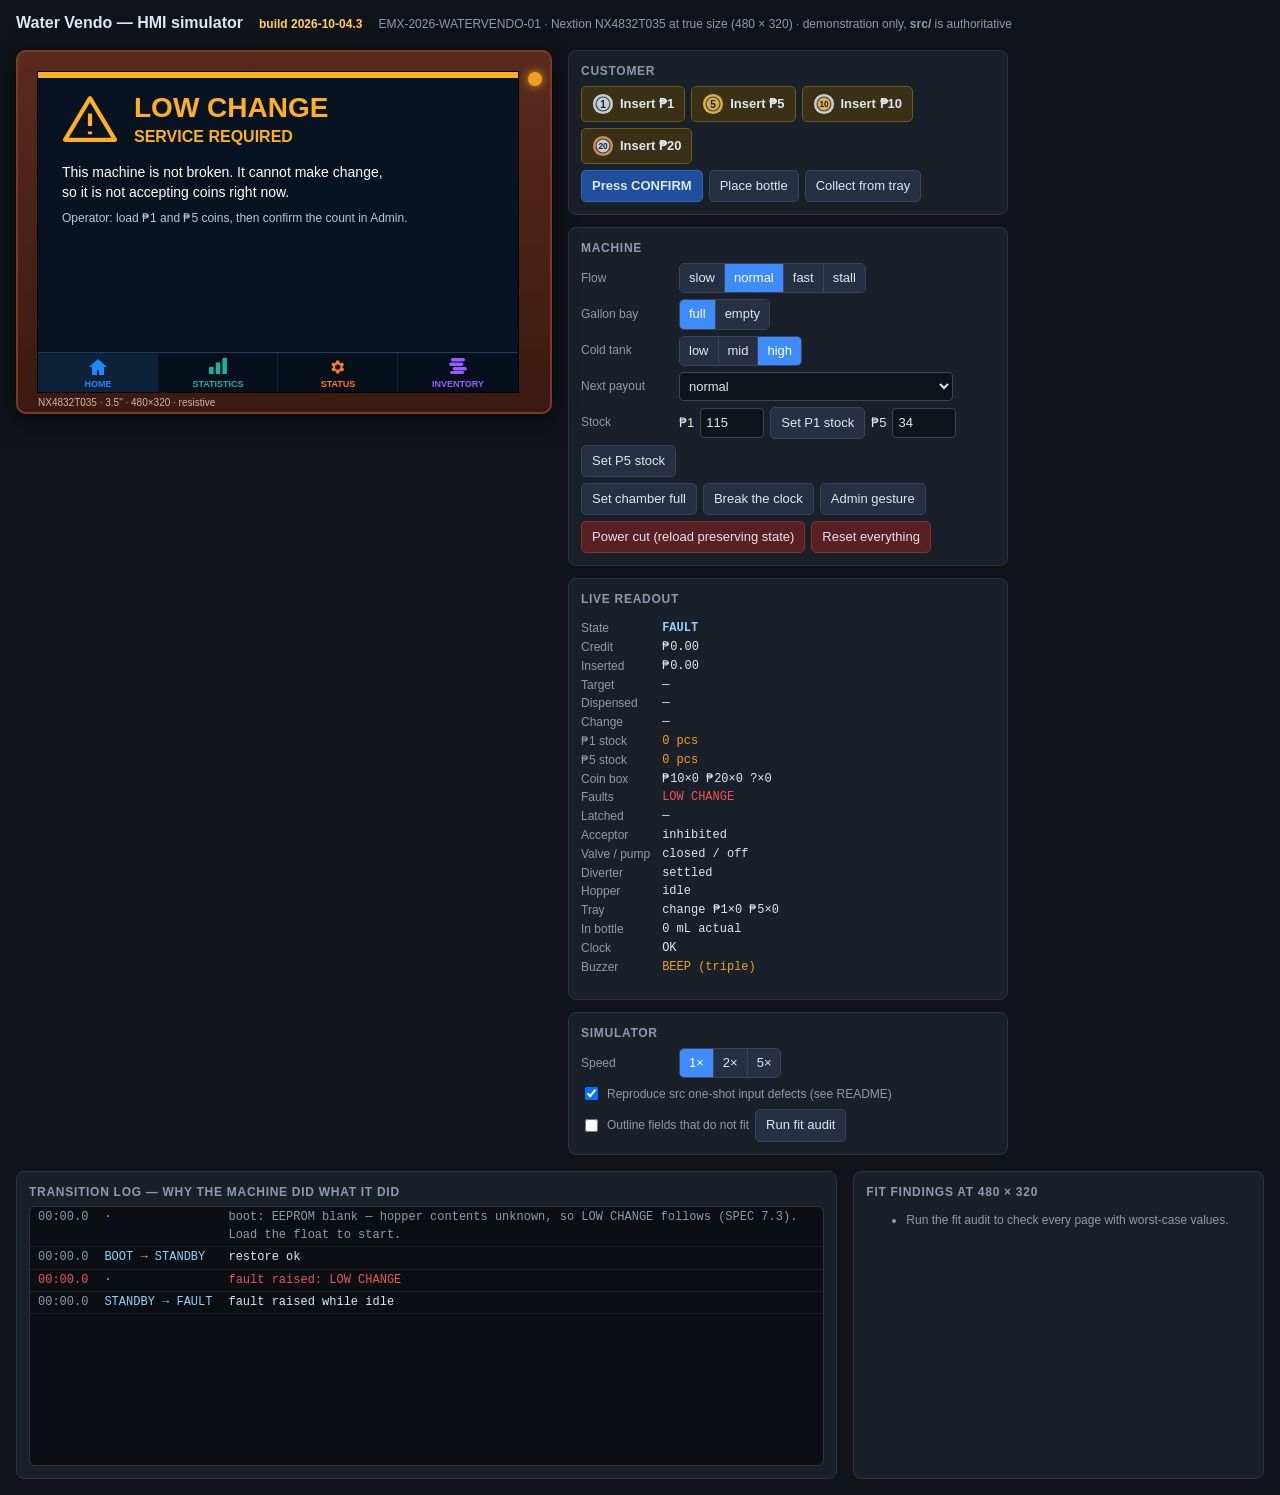
<file: sim/hmi/watervendo-hmi.html>
<!doctype html>
<html lang="en">
<head>
<meta charset="utf-8">
<meta name="viewport" content="width=device-width, initial-scale=1">
<title>Water Vendo HMI</title>
<!--
  ===========================================================================
  EMX-2026-WATERVENDO-01 -- browser HMI simulator (WO-002-A)
  eMathrix Technologies. Client-facing demonstration artefact.
  ===========================================================================

  src/ IS AUTHORITATIVE. THIS FILE IS NOT.

  This is a parallel JavaScript implementation of the firmware state machine,
  written so the client can see and operate the screen design before a panel is
  bought or a .HMI file is authored. It is not connected to the firmware and it
  is not a test of it.

  The money path is TRANSCRIBED, not approximated: change_plan(), the billing
  arithmetic and the fault priority mask sit between BEGIN PORT / END PORT
  markers below and are checked input-for-input against the compiled C by
  sim/hmi/verify_port.js. If the JavaScript and the C ever disagree on any
  input, the JavaScript is wrong.

  Where src/ has no behaviour yet (TODO(M5-C): boot reconciliation, transient
  fault clearing, Admin, buzzer) this file implements SPECIFICATION.md and marks
  the place with [SPEC, src TODO]. Those parts will be replaced by a port of the
  real code when Part C lands. Every such place is listed in sim/hmi/README.md.

  Self-contained by design: no server, no build step, no network, no CDN. It has
  to open from a USB stick on a laptop with no internet in two years' time.

  Screen area: exactly 480 x 320 CSS pixels -- Nextion Basic NX4832T035. Never
  scaled. A field that does not fit is a finding, and the fit audit reports it.
-->
<style>
  :root {
    --chrome-bg: #10141a;
    --chrome-panel: #1a2029;
    --chrome-line: #2c3542;
    --chrome-text: #dfe6ee;
    --chrome-muted: #8d9aab;
    --chrome-accent: #3d8bfd;
    --chrome-warn: #f0a020;
    --chrome-bad: #ef5350;
    --chrome-good: #4caf50;

    /* Panel palette, sampled from the client's mockup (WATER-VENDO.pdf). */
    --s-bg: #071321;
    --s-panel: #0c1d33;
    --s-line: #1f3d63;
    --s-text: #ffffff;
    --s-muted: #b9c6d6;
    --s-blue: #1e88ff;
    --s-blue-l: #4fb0ff;
    --s-teal: #19b3a3;
    --s-orange: #ff7a1a;
    --s-purple: #9b5cff;
    --s-green: #37d67a;
    --s-yellow: #ffcc1a;
    --s-amber: #ffb020;
    --s-red: #ff4d4d;
  }
  * { box-sizing: border-box; }
  html, body { margin: 0; background: var(--chrome-bg); color: var(--chrome-text);
    font: 13px/1.4 "Segoe UI", Arial, sans-serif; }
  h1 { font-size: 16px; margin: 0; font-weight: 600; }
  h2 { font-size: 12px; margin: 0 0 6px; font-weight: 600; text-transform: uppercase;
    letter-spacing: .06em; color: var(--chrome-muted); }
  .wrap { display: flex; flex-wrap: wrap; gap: 16px; padding: 16px; align-items: flex-start; }
  .topbar { display: flex; gap: 16px; align-items: baseline; padding: 12px 16px 0; flex-wrap: wrap; }
  .topbar .sub { color: var(--chrome-muted); font-size: 12px; }

  /* ---- Bezel ---------------------------------------------------------- */
  .bezel { background: linear-gradient(#5a2a1c, #3b1a11); padding: 22px 34px 22px 22px;
    border-radius: 10px; box-shadow: 0 6px 24px rgba(0,0,0,.6), inset 0 0 0 2px #7a3a26;
    position: relative; flex: none; }
  .bezel .label { position: absolute; left: 22px; bottom: 4px; font-size: 10px; color: #d7b3a5; }
  .bezel .buzz { position: absolute; right: 10px; top: 22px; width: 14px; height: 14px;
    border-radius: 50%; background: #2a120b; box-shadow: inset 0 0 0 2px #1a0905; }
  .bezel .buzz.on { background: var(--chrome-warn); box-shadow: 0 0 10px var(--chrome-warn); }

  /* THE SCREEN. 480 x 320, never scaled. */
  #screen { position: relative; width: 480px; height: 320px; overflow: hidden;
    background: var(--s-bg); color: var(--s-text); font-family: Arial, Helvetica, sans-serif;
    user-select: none; outline: 1px solid #000; }
  #screen * { position: absolute; margin: 0; }
  #screen .fld { white-space: nowrap; overflow: hidden; line-height: 1.15; }
  #screen .c { text-align: center; }
  #screen .r { text-align: right; }
  #screen .b { font-weight: bold; }
  #screen .mu { color: var(--s-muted); }
  #screen .bl { color: var(--s-blue-l); }
  #screen .box { border: 1px solid var(--s-line); border-radius: 6px; background: var(--s-panel); }
  #screen .btn { border: 1px solid var(--s-line); border-radius: 6px; background: #10294a;
    cursor: pointer; }
  #screen .btn:active { background: #1b3c66; }
  #screen .btn.dis { opacity: .32; cursor: not-allowed; }
  #screen .btn.dis:active { background: #10294a; }
  #screen svg { overflow: visible; }

  /* Nav bar. Dimmed, not hidden, from SELECTING through PAYING_CHANGE -- decisions.md. */
  #screen .nav { left: 0; top: 280px; width: 480px; height: 40px; background: #06101d;
    border-top: 1px solid var(--s-line); }
  #screen .nav .tab { top: 0; width: 120px; height: 40px; cursor: pointer;
    border-right: 1px solid #10233a; }
  #screen .nav .tab:last-child { border-right: 0; }
  #screen .nav.dim .tab { opacity: .25; cursor: not-allowed; }
  #screen .nav .tab .fld { left: 0; width: 120px; top: 26px; font-size: 9px; font-weight: bold;
    text-align: center; }
  #screen .nav .tab.sel { background: #0d2238; }

  /* ---- Animation ------------------------------------------------------
     Every animation here is a FIXED FRAME LOOP stepped with steps(), never a
     smooth tween, because that is all the Nextion Basic can do: pre-rendered
     frames swapped by the panel's own timer. The Mega never drives a frame.
     It says which loop is playing (and, for the bottle, one fill value); the
     panel animates itself. Frame counts and rates are listed beside each. */
  @keyframes k-pour { to { stroke-dashoffset: -12; } }
  @keyframes k-wave { to { transform: translateX(-43px); } }
  @keyframes k-fall { from { transform: translateY(-26px); } to { transform: translateY(var(--fall, 40px)); } }
  @keyframes k-blink { 50% { opacity: .25; } }
  @keyframes k-land { from { transform: translateY(-9px); } to { transform: none; } }
  #screen .a-pour { stroke-dasharray: 7 5; animation: k-pour .4s steps(4) infinite; }   /* 4 frames, 10 fps */
  #screen .a-wave { animation: k-wave .8s steps(4) infinite; }                          /* 4 frames, 5 fps */
  #screen .a-fall { animation: k-fall 1.6s steps(8) infinite; }                         /* 8 frames, 5 fps */
  #screen .a-blink { animation: k-blink 1s steps(1) infinite; }                         /* 2 frames, 2 fps */
  #screen .a-land { animation: k-land .3s steps(3) 1; }                                 /* 3 frames, once */
  #screen .coinrow .cn { opacity: .22; }
  #screen .coinrow .cn.lit { opacity: 1; }
  @media (prefers-reduced-motion: reduce) { #screen [class*="a-"] { animation: none; } }
  button.c-btn.coin { display: inline-flex; align-items: center; gap: 6px; }

  /* Fit audit outlines. */
  #screen.showfit .fld.over { outline: 2px solid var(--s-red); outline-offset: -1px;
    background: rgba(255,0,0,.18); }

  /* ---- Control panel -------------------------------------------------- */
  .panel { background: var(--chrome-panel); border: 1px solid var(--chrome-line); border-radius: 8px;
    padding: 12px; }
  .controls { width: 440px; max-width: 100%; display: grid; gap: 12px; }
  .row { display: flex; flex-wrap: wrap; gap: 6px; align-items: center; }
  .row .lab { color: var(--chrome-muted); font-size: 12px; min-width: 92px; }
  button.c-btn { background: #253042; color: var(--chrome-text); border: 1px solid #3a4658;
    border-radius: 5px; padding: 6px 10px; font: inherit; cursor: pointer; }
  button.c-btn:hover { background: #2e3b51; }
  button.c-btn.coin { background: #3a3016; border-color: #6b5a22; min-width: 86px; font-weight: 600; }
  button.c-btn.primary { background: #1f4f9a; border-color: #2f68c4; font-weight: 600; }
  button.c-btn.danger { background: #5a1f22; border-color: #8a2f33; }
  button.c-btn.on { background: #1f6f45; border-color: #2f9a62; }
  .seg { display: inline-flex; border: 1px solid #3a4658; border-radius: 5px; overflow: hidden; }
  .seg button { background: #253042; color: var(--chrome-text); border: 0; border-right: 1px solid #3a4658;
    padding: 5px 9px; font: inherit; cursor: pointer; }
  .seg button:last-child { border-right: 0; }
  .seg button.on { background: var(--chrome-accent); color: #fff; }
  input.num { width: 64px; background: #0f141b; color: var(--chrome-text); border: 1px solid #3a4658;
    border-radius: 4px; padding: 5px; font: inherit; }
  select { background: #0f141b; color: var(--chrome-text); border: 1px solid #3a4658; border-radius: 4px;
    padding: 5px; font: inherit; }
  label.chk { display: inline-flex; gap: 6px; align-items: center; color: var(--chrome-muted); font-size: 12px; }

  .readout { display: grid; grid-template-columns: auto 1fr; gap: 2px 12px; font-size: 12px; }
  .readout dt { color: var(--chrome-muted); }
  .readout dd { margin: 0; font-family: Consolas, "Courier New", monospace; }
  .readout dd.state { color: #8fd0ff; font-weight: 700; }
  .readout dd.bad { color: var(--chrome-bad); }
  .readout dd.warn { color: var(--chrome-warn); }

  .lower { display: grid; grid-template-columns: minmax(0, 2fr) minmax(0, 1fr); gap: 16px; padding: 0 16px 16px; }
  @media (max-width: 1100px) { .lower { grid-template-columns: minmax(0, 1fr); } }
  .log { height: 260px; overflow: auto; font: 12px/1.45 Consolas, "Courier New", monospace; background: #0b0f14;
    border: 1px solid var(--chrome-line); border-radius: 6px; }
  .log table { border-collapse: collapse; width: 100%; }
  .log td { padding: 2px 8px; border-bottom: 1px solid #161c24; vertical-align: top; }
  .log td.t { color: var(--chrome-muted); white-space: nowrap; }
  .log td.s { color: #8fd0ff; white-space: nowrap; }
  .log tr.ev td { color: var(--chrome-muted); }
  .log tr.ev td.s { color: #b9a6ff; }
  .log tr.warn td { color: var(--chrome-warn); }
  .log tr.bad td { color: var(--chrome-bad); }
  .log tr.cut td { color: #fff; background: #3b1a11; text-align: center; }
  .findings { font-size: 12px; max-height: 260px; overflow: auto; }
  .findings li { margin-bottom: 4px; }
  .muted { color: var(--chrome-muted); }
  #audit-out { display: none; }
</style>
</head>
<body>
<div class="topbar">
  <h1>Water Vendo — HMI simulator</h1>
  <span class="sub" id="sim-build" style="color:#ffcc66;font-weight:600"></span>
  <span class="sub">EMX-2026-WATERVENDO-01 · Nextion NX4832T035 at true size (480 × 320) · demonstration only, <b>src/</b> is authoritative</span>
</div>

<div class="wrap">
  <div class="bezel">
    <div id="screen"></div>
    <div class="buzz" id="buzz" title="Buzzer"></div>
    <div class="label">NX4832T035 · 3.5" · 480×320 · resistive</div>
  </div>

  <div class="controls">
    <div class="panel">
      <h2>Customer</h2>
      <div class="row">
        <button class="c-btn coin" data-coin="1">Insert ₱1</button>
        <button class="c-btn coin" data-coin="5">Insert ₱5</button>
        <button class="c-btn coin" data-coin="10">Insert ₱10</button>
        <button class="c-btn coin" data-coin="20">Insert ₱20</button>
      </div>
      <div class="row" style="margin-top:6px">
        <button class="c-btn primary" id="btn-confirm">Press CONFIRM</button>
        <button class="c-btn" id="btn-bottle">Place bottle</button>
        <button class="c-btn" id="btn-tray">Collect from tray</button>
      </div>
    </div>

    <div class="panel">
      <h2>Machine</h2>
      <div class="row"><span class="lab">Flow</span>
        <span class="seg" id="seg-flow">
          <button data-v="slow">slow</button><button data-v="normal">normal</button><button data-v="fast">fast</button><button data-v="stall">stall</button>
        </span></div>
      <div class="row" style="margin-top:6px"><span class="lab">Gallon bay</span>
        <span class="seg" id="seg-gallon"><button data-v="full">full</button><button data-v="empty">empty</button></span></div>
      <div class="row" style="margin-top:6px"><span class="lab">Cold tank</span>
        <span class="seg" id="seg-tank"><button data-v="low">low</button><button data-v="mid">mid</button><button data-v="high">high</button></span></div>
      <div class="row" style="margin-top:6px"><span class="lab">Next payout</span>
        <select id="sel-hopper">
          <option value="none">normal</option>
          <option value="jam">hopper jams (miscount → CHANGE JAM)</option>
          <option value="skip">sensor misses one coin (retry overpays)</option>
        </select></div>
      <div class="row" style="margin-top:6px"><span class="lab">Stock</span>
        ₱1 <input class="num" id="in-p1" type="number" min="0" max="500" value="115">
        <button class="c-btn" id="btn-set-p1">Set P1 stock</button>
        ₱5 <input class="num" id="in-p5" type="number" min="0" max="500" value="34">
        <button class="c-btn" id="btn-set-p5">Set P5 stock</button></div>
      <div class="row" style="margin-top:6px">
        <button class="c-btn" id="btn-chamber">Set chamber full</button>
        <button class="c-btn" id="btn-clock">Break the clock</button>
        <button class="c-btn" id="btn-admin">Admin gesture</button>
      </div>
      <div class="row" style="margin-top:6px">
        <button class="c-btn danger" id="btn-cut">Power cut (reload preserving state)</button>
        <button class="c-btn danger" id="btn-reset">Reset everything</button>
      </div>
    </div>

    <div class="panel">
      <h2>Live readout</h2>
      <dl class="readout" id="readout"></dl>
    </div>

    <div class="panel">
      <h2>Simulator</h2>
      <div class="row"><span class="lab">Speed</span>
        <span class="seg" id="seg-speed"><button data-v="1">1×</button><button data-v="2">2×</button><button data-v="5">5×</button></span></div>
      <div class="row" style="margin-top:6px">
        <label class="chk"><input type="checkbox" id="chk-faithful"> Reproduce src one-shot input defects (see README)</label></div>
      <div class="row" style="margin-top:6px">
        <label class="chk"><input type="checkbox" id="chk-fit"> Outline fields that do not fit</label>
        <button class="c-btn" id="btn-audit">Run fit audit</button></div>
    </div>
  </div>
</div>

<div class="lower">
  <div class="panel">
    <h2>Transition log — why the machine did what it did</h2>
    <div class="log" id="log"><table><tbody id="log-body"></tbody></table></div>
  </div>
  <div class="panel">
    <h2>Fit findings at 480 × 320</h2>
    <ul class="findings" id="findings"><li class="muted">Run the fit audit to check every page with worst-case values.</li></ul>
  </div>
</div>
<pre id="audit-out"></pre>

<script>
'use strict';
// ===========================================================================
// include/config.h -- mirrored. Same names, same values. If config.h changes,
// change it here in the same commit or the demo shows a machine nobody built.
// ===========================================================================

const CENTAVOS_PER_PESO = 100;
const ML_PER_PESO = 100;
const MAX_TRANSACTION_PESOS = 20;
const MAX_TRANSACTION_CENTAVOS = MAX_TRANSACTION_PESOS * CENTAVOS_PER_PESO;
const MAX_TRANSACTION_ML = MAX_TRANSACTION_PESOS * ML_PER_PESO;
const REFUND_ROUND_ML = 100;

const COIN_PULSES_P1 = 1, COIN_PULSES_P5 = 2, COIN_PULSES_P10 = 3, COIN_PULSES_P20 = 4;
const COIN_VALUE_P1 = 1 * CENTAVOS_PER_PESO, COIN_VALUE_P5 = 5 * CENTAVOS_PER_PESO;
const COIN_VALUE_P10 = 10 * CENTAVOS_PER_PESO, COIN_VALUE_P20 = 20 * CENTAVOS_PER_PESO;

const COIN_LOCKOUT_MS = 900;
const COIN_PULSE_GAP_MS = 200;
const COIN_PULSE_MAX = 8;
const COIN_OVERMAX_FAULT_MAX = 5;

const HOPPER_TIMEOUT_MS = 5000;
const HOPPER_RETRY_MAX = 3;
const HOPPER_COUNT_DEBOUNCE_MS = 25;
const HOPPER_SETTLE_MS = 300;
const HOPPER_LOW_P1 = 25;
const HOPPER_LOW_P5 = 5;
const HOPPER_CAPACITY = 500;
const PROFIT_CHAMBER_CAPACITY = 2000;
const HOPPER_RESERVE_P5 = 10;

const BOTTLE_WAIT_WARN1_MS = 15000;
const BOTTLE_WAIT_WARN2_MS = 18000;
const BOTTLE_WAIT_CANCEL_MS = 20000;
const BUZZER_BEEP_MS = 300;
const BOTTLE_REMOVED_GRACE_MS = 10000;
const BOTTLE_DEBOUNCE_MS = 80;
const CONFIRM_DEBOUNCE_MS = 50;

const FLOW_PULSES_PER_LITRE = 450;
const ML_PER_PULSE_NUM = 1000;
const ML_PER_PULSE_DEN = FLOW_PULSES_PER_LITRE;
const FLOW_STALL_TIMEOUT_MS = 5000;
const VALVE_CLOSE_SETTLE_MS = 500;

const FLOAT_DEBOUNCE_MS = 250;
const FLOAT_GALLON_DEBOUNCE_MS = 500;
const CHAMBER_DEBOUNCE_MS = 500;
const PUMP_MIN_OFF_MS = 3000;
const PUMP_MAX_RUN_MS = 300000;

const TEMP_READ_INTERVAL_MS = 5000;
const TEMP_INVALID_TENTHS = -1270;
const COOL_SETPOINT_ON_C = 12;
const COOL_SETPOINT_OFF_C = 8;
const COMPRESSOR_MIN_OFF_MS = 180000;
const COMPRESSOR_MAX_RUN_MS = 1800000;

const RTC_READ_INTERVAL_MS = 1000;
const HMI_THANKYOU_HOLD_MS = 8000;

const TXN_RING_SLOTS = 32;
const INFLIGHT_RING_SLOTS = 64;
const DAILY_RING_SLOTS = 8;
const HISTORY_ENTRIES = 20;

// C integer division truncates toward zero; JavaScript's `/` does not divide
// integers at all. Every division in the money path goes through this, so no
// fraction of a centavo or a millilitre can ever exist here either.
function idiv(a, b) { return Math.trunc(a / b); }

// Enumerations, as in include/types.h. Numeric values match the C enums so the
// fault bit arithmetic below is the same arithmetic.
const COIN_NONE = 0, COIN_P1 = 1, COIN_P5 = 2, COIN_P10 = 3, COIN_P20 = 4,
      COIN_UNKNOWN = 5, COIN_INVALID = 6;
const DEST_P1_HOPPER = 0, DEST_P5_HOPPER = 1, DEST_PROFIT_P10 = 2,
      DEST_PROFIT_P20 = 3, DEST_PROFIT_UNKNOWN = 4;
const FAULT_NONE = 0, FAULT_OUT_OF_WATER = 1, FAULT_LOW_CHANGE = 2,
      FAULT_STORAGE_FULL = 3, FAULT_CHANGE_JAM = 4, FAULT_FLOW_STALL = 5,
      FAULT_PUMP_RUNTIME = 6, FAULT_ACCEPTOR = 7;
const EVT_TRANSACTION = 0, EVT_COIN_UNROUTED = 1, EVT_ADMIN_EDIT = 2,
      EVT_CHANGE_JAM = 3, EVT_FLOW_STALL = 4, EVT_DAY_CLOSE = 5, EVT_OVERPAY = 6;
const HOPPER_P1 = 0, HOPPER_P5 = 1;

const STATE_BOOT = 0, STATE_STANDBY = 1, STATE_ACCEPTING = 2, STATE_SELECTING = 3,
      STATE_AWAITING_BOTTLE = 4, STATE_DISPENSING = 5, STATE_PAUSED = 6,
      STATE_SETTLING = 7, STATE_COMPLETE = 8, STATE_PAYING_CHANGE = 9,
      STATE_THANK_YOU = 10, STATE_FAULT = 11, STATE_ADMIN = 12;
const STATE_NAMES = ['BOOT', 'STANDBY', 'ACCEPTING', 'SELECTING', 'AWAITING_BOTTLE',
  'DISPENSING', 'PAUSED', 'SETTLING', 'COMPLETE', 'PAYING_CHANGE', 'THANK_YOU',
  'FAULT', 'ADMIN'];

// BEGIN PORT change_plan -- src/change_plan.cpp, transcribed line for line.
// Checked against the compiled C for every input in sim/hmi/verify_port.js.
// Returns { ok, p1, p5 } in place of the C bool + out-parameter.
function change_plan(centavos, p1_stock, p5_stock) {
  const out = { ok: false, p1: 0, p5: 0 };

  if (centavos < 0) return out;

  // Nothing owed is trivially coverable.
  if (centavos === 0) { out.ok = true; return out; }

  // Not a whole number of pesos cannot be paid AT ALL. A failure, not a round.
  if (centavos % CENTAVOS_PER_PESO !== 0) return out;
  const pesos = idiv(centavos, CENTAVOS_PER_PESO);

  // Largest-coin-first, with a hard P5 reserve -- SPEC 3.4.
  let p5_spendable = p5_stock - HOPPER_RESERVE_P5;
  if (p5_spendable < 0) p5_spendable = 0;

  let n5 = idiv(pesos, 5);
  if (n5 > p5_spendable) n5 = p5_spendable;

  const n1 = pesos - (n5 * 5);

  // No P1 reserve. If P1 cannot cover the remainder the plan fails outright.
  if (n1 > p1_stock) return out;

  out.ok = true;
  out.p1 = n1;
  out.p5 = n5;
  return out;
}
// END PORT change_plan

// BEGIN PORT billing -- src/billing.cpp, transcribed.
// COINS DETERMINE VOLUME. VOLUME NEVER DETERMINES COINS.
let s_txn = { credit: 0, inserted: 0, target_ml: 0, dispensed_ml: 0, total_ml: 0, open: false };

function coin_value(coin) {
  switch (coin) {
    case COIN_P1:  return COIN_VALUE_P1;
    case COIN_P5:  return COIN_VALUE_P5;
    case COIN_P10: return COIN_VALUE_P10;
    case COIN_P20: return COIN_VALUE_P20;
    case COIN_UNKNOWN: return COIN_VALUE_P1;   // SPEC 3.1: credit the minimum
    default: return 0;
  }
}
function billing_begin() { billing_reset(); }
function billing_add_coin(coin) {
  const v = coin_value(coin);
  if (v <= 0) return;
  if (s_txn.inserted + v > MAX_TRANSACTION_CENTAVOS) return;
  s_txn.inserted += v;
  s_txn.credit += v;
}
function billing_credit() { return s_txn.credit; }
function billing_inserted() { return s_txn.inserted; }
function billing_at_ceiling() { return s_txn.inserted >= MAX_TRANSACTION_CENTAVOS; }
function billing_max_selectable_ml() {
  return idiv(s_txn.credit, CENTAVOS_PER_PESO) * ML_PER_PESO;
}
function billing_price_of(target_ml) {
  // A price-list lookup. The argument is a SELECTION, never a sensor reading.
  return idiv(target_ml, ML_PER_PESO) * CENTAVOS_PER_PESO;
}
function billing_can_select(target_ml) {
  if (target_ml <= 0) return false;
  if (target_ml > MAX_TRANSACTION_ML) return false;
  if (target_ml % ML_PER_PESO !== 0) return false;
  return billing_price_of(target_ml) <= s_txn.credit;
}
function billing_select(target_ml) {
  if (!billing_can_select(target_ml)) return 0;
  // Price deducted NOW, before the valve opens.
  s_txn.credit -= billing_price_of(target_ml);
  s_txn.target_ml = target_ml;
  s_txn.dispensed_ml = 0;
  return target_ml;
}
function billing_round_down(measured_ml) {
  // ALWAYS DOWN. Never to nearest, never up. 305 -> 300.
  if (measured_ml <= 0) return 0;
  return idiv(measured_ml, REFUND_ROUND_ML) * REFUND_ROUND_ML;
}
function billing_settle_partial(delivered_ml) {
  let charged_ml = billing_round_down(delivered_ml);
  if (charged_ml > s_txn.target_ml) charged_ml = s_txn.target_ml;
  const paid = billing_price_of(s_txn.target_ml);   // already deducted
  const owed = billing_price_of(charged_ml);
  s_txn.credit += (paid - owed);
  s_txn.total_ml += charged_ml;
  s_txn.dispensed_ml = 0;
  s_txn.target_ml = 0;
}
function billing_cancel_selection() { billing_settle_partial(0); }
function billing_settle_complete(delivered_ml) {
  s_txn.total_ml += s_txn.target_ml;
  s_txn.dispensed_ml = 0;
  s_txn.target_ml = 0;
}
function billing_change_due() { return s_txn.credit; }
function billing_total_dispensed() { return s_txn.total_ml; }
function billing_reset() {
  s_txn = { credit: 0, inserted: 0, target_ml: 0, dispensed_ml: 0, total_ml: 0, open: false };
}
function billing_worst_case_change() { return MAX_TRANSACTION_CENTAVOS; }
function billing_load(txn) { if (txn) s_txn = Object.assign({}, txn); }
function billing_store() { return Object.assign({}, s_txn); }
// END PORT billing

// BEGIN PORT fault_mask -- src/fault_mask.cpp, transcribed.
// THE ORDER OF THIS ARRAY IS THE PRIORITY -- SPEC 6.2.
const PRIORITY = [FAULT_CHANGE_JAM, FAULT_FLOW_STALL, FAULT_PUMP_RUNTIME, FAULT_ACCEPTOR,
                  FAULT_OUT_OF_WATER, FAULT_LOW_CHANGE, FAULT_STORAGE_FULL];
function fault_bit(f) { return (f === FAULT_NONE) ? 0 : ((1 << f) & 0xFF); }
function fault_highest(mask) {
  for (let i = 0; i < PRIORITY.length; i++) {
    if (mask & fault_bit(PRIORITY[i])) return PRIORITY[i];
  }
  return FAULT_NONE;
}
function fault_persistent(f) {
  return f === FAULT_CHANGE_JAM || f === FAULT_FLOW_STALL ||
         f === FAULT_PUMP_RUNTIME || f === FAULT_ACCEPTOR;
}
function fault_persistent_subset(mask) {
  let out = 0;
  for (let i = 0; i < PRIORITY.length; i++) {
    const f = PRIORITY[i];
    if ((mask & fault_bit(f)) && fault_persistent(f)) out |= fault_bit(f);
  }
  return out;
}
// END PORT fault_mask

// ===========================================================================
// Simulated time, pins and the physical world
// ===========================================================================
//
// NOW is the simulated millis(). The loop runs in fixed 5 ms steps of simulated
// time regardless of the speed setting, so every debounce and timeout below is
// evaluated at the same granularity whether the demo runs at 1x or 5x.

const TICK_MS = 5;
let NOW = 0;
function millis() { return NOW; }

// Output pins, as the firmware drives them. true = asserted.
const PIN = { inhibit: true, valve: false, pump: false, hop: [false, false],
              compressor: false, buzzer: false };

const EE_KEY = 'watervendo-hmi-eeprom-v2';
const WORLD_KEY = 'watervendo-hmi-world';
const LOG_KEY = 'watervendo-hmi-log';
const OPT_KEY = 'watervendo-hmi-options';
const CUT_KEY = 'watervendo-hmi-powercut';

// MEM, when set, replaces localStorage -- the self-test runs against a scratch
// store so it can never touch the EEPROM a demo has built up.
let MEM = null;
function store_get(k) {
  if (MEM) return k in MEM ? JSON.parse(MEM[k]) : null;
  try { const s = localStorage.getItem(k); return s ? JSON.parse(s) : null; } catch (e) { return null; }
}
function store_set(k, v) {
  if (MEM) { MEM[k] = JSON.stringify(v); return; }
  try { localStorage.setItem(k, JSON.stringify(v)); } catch (e) { /* private window: demo still runs, power cut cannot persist */ }
}
function store_del(k) {
  if (MEM) { delete MEM[k]; return; }
  try { localStorage.removeItem(k); } catch (e) { }
}

// Flow presets, mL per second. Physics only -- nothing here touches money.
const FLOW_RATES = { slow: 10, normal: 25, fast: 50, stall: 0 };

// The physical machine. Survives a power cut because it is not in the
// controller: the bottle is still on the platform, the gallon is still empty,
// the coins are still in the tray.
function default_world() {
  return { bottle: false, gallonEmpty: false, tank: 'high', chamberFull: false,
           flow: 'normal', clockFailed: false, hopperMode: 'none', jammed: -1,
           tray: [0, 0], returned: [], bottleWater: 0, spilled: 0, tempTenths: 48 };
}
let W = default_world();
function save_world() { store_set(WORLD_KEY, W); }

// Physical state that a power cut destroys along with the controller's RAM.
const PHY = { queue: [], flowFrac: 0, tailUntil: 0, valveWas: false,
              hopWas: [false, false], nextEject: [0, 0], skipOnce: false, armed: 'none',
              outletLowUntil: [0, 0], confirmUntil: 0, tempAcc: 0 };

function insert_coin(peso) {
  // While its inhibit line is asserted the acceptor rejects mechanically: the
  // coin drops to the return tray and the firmware never sees a pulse.
  if (PIN.inhibit) {
    W.returned.push(peso);
    save_world();
    sim_note(`₱${peso} coin returned to tray — acceptor inhibited`, 'warn');
    return;
  }
  const n = { 1: COIN_PULSES_P1, 5: COIN_PULSES_P5, 10: COIN_PULSES_P10, 20: COIN_PULSES_P20 }[peso];
  // One pulse per 40 ms, well inside COIN_PULSE_GAP_MS, as a real acceptor bursts.
  for (let i = 0; i < n; i++) PHY.queue.push({ t: NOW + 30 + i * 40, fn: coin_isr });
  sim_note(`₱${peso} coin inserted (${n} pulse${n > 1 ? 's' : ''})`);
}

function press_confirm() {
  PHY.confirmUntil = NOW + 150;   // held 150 ms, comfortably past the 50 ms debounce
  sim_note('CONFIRM button pressed');
}

// Called by the hopper port when a payout starts, so "next payout" means the
// next payout rather than the next motor start (a retry restarts the motor).
function phy_payout_started(hopper) {
  PHY.armed = W.hopperMode;
  PHY.skipOnce = (W.hopperMode === 'skip');
  if (W.hopperMode !== 'none') { W.hopperMode = 'none'; save_world(); sync_controls(); }
}

let s_temp_acc = 0;
function world_tick(dt) {
  // Scheduled pulses (coin acceptor bursts).
  if (PHY.queue.length) {
    PHY.queue.sort((a, b) => a.t - b.t);
    while (PHY.queue.length && PHY.queue[0].t <= NOW) PHY.queue.shift().fn();
  }

  // Water. Flows while the valve is open, plus a short tail of water already in
  // the outlet when it closes -- which is why the firmware has a settle window.
  if (PHY.valveWas && !PIN.valve) PHY.tailUntil = NOW + 120;
  PHY.valveWas = PIN.valve;
  if (PIN.valve || NOW < PHY.tailUntil) {
    const rate = FLOW_RATES[W.flow];
    const ml = rate * dt / 1000;
    if (W.bottle) W.bottleWater += ml; else W.spilled += ml;
    PHY.flowFrac += ml * FLOW_PULSES_PER_LITRE / 1000;
    while (PHY.flowFrac >= 1) { PHY.flowFrac -= 1; flow_isr(); }
  }

  // Hoppers. 200 ms spin-up, then one coin per 125 ms (8/s, inside SPEC 1.1's 5-10/s).
  for (let h = 0; h < 2; h++) {
    if (PIN.hop[h] && !PHY.hopWas[h]) PHY.nextEject[h] = NOW + 200;
    PHY.hopWas[h] = PIN.hop[h];
    if (PIN.hop[h] && NOW >= PHY.nextEject[h]) {
      PHY.nextEject[h] += 125;
      if (W.jammed === h) continue;                 // motor turns, nothing comes out
      W.tray[h]++;
      if (PHY.armed === 'jam') { W.jammed = h; PHY.armed = 'none'; }
      if (PHY.skipOnce) { PHY.skipOnce = false; continue; }   // coin out, sensor blind
      PHY.outletLowUntil[h] = NOW + 30;
    }
  }

  // Water temperature. Compressor pulls it down, ambient pushes it up.
  s_temp_acc += dt;
  const step = PIN.compressor ? 1500 : 8000;
  while (s_temp_acc >= step) { s_temp_acc -= step; W.tempTenths += PIN.compressor ? -1 : 1; }
}

// Raw input levels, as digitalRead() would see them. true = asserted (LOW on the pin).
function raw_bottle() { return W.bottle; }
function raw_float_mid() { return W.tank === 'low'; }       // LOW = below mid
function raw_float_high() { return W.tank === 'high'; }     // LOW = at high
function raw_float_gallon() { return W.gallonEmpty; }       // LOW = empty
function raw_chamber_full() { return W.chamberFull; }
function raw_confirm() { return NOW < PHY.confirmUntil; }
function outlet_level(h) { return NOW < PHY.outletLowUntil[h] ? 0 : 1; }   // 0 = LOW

// ===========================================================================
// persist.* -- the EEPROM, kept in localStorage
// ===========================================================================
//
// What is modelled: every record the firmware writes, written at the same
// moments, plus the cumulative ring write counters Admin reports. What is not:
// slot positions, CRC framing and cell wear. Those are covered by test_eeprom
// on the host; here a ring is its newest valid value and its write count.

let EE = null;
let s_initialised = false;
function ee_commit() { store_set(EE_KEY, EE); }

function persist_begin() {
  EE = store_get(EE_KEY) || {};
  s_initialised = false;
  if (!EE.inventory) {
    // Virgin chip. Zero, not 0xFF: the machine must not believe it holds
    // change it does not have. LOW CHANGE follows at the gate -- SPEC 7.3.
    EE.inventory = { p1_count: 0, p5_count: 0, profit_p10: 0, profit_p20: 0, profit_unknown: 0 };
    s_initialised = true;
  }
  if (!EE.txn) EE.txn = { seq: 0, txn: { credit: 0, inserted: 0, target_ml: 0, dispensed_ml: 0, total_ml: 0, open: false } };
  if (!EE.inflight) EE.inflight = { seq: 0, coin: COIN_NONE };
  if (!EE.daily) EE.daily = { seq: 0, profit: 0, volume: 0, txns: 0 };
  if (!EE.history) { EE.history = []; EE.hist_seq = 0; }
  if (EE.faults === undefined) EE.faults = 0;
  ee_commit();
}
function persist_update() { }
function persist_was_initialised() { return s_initialised; }
function persist_inventory() { return EE.inventory; }

function inv_field(dest) {
  switch (dest) {
    case DEST_P1_HOPPER: return ['p1_count', HOPPER_CAPACITY];
    case DEST_P5_HOPPER: return ['p5_count', HOPPER_CAPACITY];
    case DEST_PROFIT_P10: return ['profit_p10', PROFIT_CHAMBER_CAPACITY];
    case DEST_PROFIT_P20: return ['profit_p20', PROFIT_CHAMBER_CAPACITY];
    case DEST_PROFIT_UNKNOWN: return ['profit_unknown', PROFIT_CHAMBER_CAPACITY];
    default: return null;
  }
}
function persist_inventory_add(dest, delta) {
  const f = inv_field(dest); if (!f) return;
  const next = EE.inventory[f[0]] + delta;
  EE.inventory[f[0]] = next < 0 ? 0 : (next > f[1] ? f[1] : next);   // clamp, never wrap
  ee_commit();
}
function persist_inventory_set(dest, count) {
  const f = inv_field(dest); if (!f) return;
  if (count > f[1]) count = f[1];
  const before = EE.inventory[f[0]];
  EE.inventory[f[0]] = count;
  ee_commit();
  // persist.cpp stamps this with millis()/1000 -- seconds since BOOT, not RTC.
  persist_history_add({ timestamp: idiv(millis(), 1000), ts_kind: 'boot', tag: EVT_ADMIN_EDIT,
                        denomination: dest, amount_in: before, volume_out: 0, change_out: count });
}

function persist_txn_open(txn) { EE.txn.txn = Object.assign({}, txn, { open: true }); EE.txn.seq++; ee_commit(); }
function persist_txn_update(txn) {
  if (!EE.txn.txn.open) return;
  EE.txn.txn = Object.assign({}, txn, { open: true }); EE.txn.seq++; ee_commit();
}
function persist_txn_close() { EE.txn.txn.open = false; EE.txn.seq++; ee_commit(); }
function persist_txn_ring_writes() { return EE.txn.seq; }
function persist_inflight_ring_writes() { return EE.inflight.seq; }
function persist_has_open_txn() { return !!EE.txn.txn.open; }
function persist_open_txn() { return EE.txn.txn; }

function persist_mark_coin_in_flight(coin) { EE.inflight.coin = coin; EE.inflight.seq++; ee_commit(); }
function persist_clear_coin_in_flight() { EE.inflight.coin = COIN_NONE; EE.inflight.seq++; ee_commit(); }
function persist_coin_in_flight() { return EE.inflight.coin; }

function persist_reconcile_unrouted_coin(coin) {
  if (coin === COIN_NONE || coin === COIN_INVALID) return;
  // SPEC 3.3: assume the PROFIT CHAMBER, never a hopper. Tag it so a technician
  // sees why a physical count differs rather than suspecting theft.
  persist_history_add({ timestamp: idiv(millis(), 1000), ts_kind: 'boot', tag: EVT_COIN_UNROUTED,
                        denomination: coin, amount_in: coin_value(coin), volume_out: 0, change_out: 0 });
  if (coin === COIN_P10) persist_inventory_add(DEST_PROFIT_P10, +1);
  else if (coin === COIN_P20) persist_inventory_add(DEST_PROFIT_P20, +1);
  else persist_inventory_add(DEST_PROFIT_UNKNOWN, +1);
  persist_clear_coin_in_flight();
}

function persist_fault_flags() { return EE.faults | 0; }
function persist_fault_flags_set(flags) { EE.faults = flags; ee_commit(); }

function persist_daily_profit() { return EE.daily.profit; }
function persist_daily_volume() { return EE.daily.volume; }
function persist_daily_transactions() { return EE.daily.txns; }
function persist_daily_add(profit, volume) {
  EE.daily.profit += profit; EE.daily.volume += volume; EE.daily.txns++; EE.daily.seq++;
  ee_commit();
}
function persist_daily_reset(timestamp, ts_kind) {
  // Write-then-zero through the one choke point -- SPEC 7.4.
  persist_history_add({ timestamp, ts_kind, tag: EVT_ADMIN_EDIT, denomination: 0xFF,
                        amount_in: EE.daily.profit, volume_out: EE.daily.volume, change_out: EE.daily.txns });
  EE.daily.profit = 0; EE.daily.volume = 0; EE.daily.txns = 0; EE.daily.seq++;
  ee_commit();
}
function persist_history_add(e) {
  EE.hist_seq++;
  EE.history.unshift(Object.assign({ seq: EE.hist_seq }, e));
  if (EE.history.length > HISTORY_ENTRIES) EE.history.length = HISTORY_ENTRIES;
  ee_commit();
}

// ===========================================================================
// Real-time clock -- rtc.* (DS3231). Battery-backed, so its failed/set state is
// part of the physical world and survives a power cut.
// ===========================================================================
let rtc_s_ok = false, rtc_last = 0;
function rtc_begin() { rtc_s_ok = !W.clockFailed; rtc_last = millis(); }
function rtc_update() {
  if (millis() - rtc_last < RTC_READ_INTERVAL_MS) return;
  rtc_last = millis();
  rtc_s_ok = !W.clockFailed;
}
function rtc_ok() { return rtc_s_ok; }
function rtc_now() { return rtc_s_ok ? new Date() : null; }
function rtc_timestamp() { return rtc_s_ok ? Math.floor(Date.now() / 1000) : 0; }

// ===========================================================================
// coin_acceptor.* -- ported
// ===========================================================================
const ACC = { pulses: 0, last: 0, win: false, fault: true, pending: COIN_NONE,
              avail: false, overmax: 0, discarded: 0 };
function coin_isr() { ACC.pulses++; ACC.last = millis(); }
function acc_apply_inhibit() { PIN.inhibit = ACC.win || ACC.fault; }
function acc_drain() { ACC.pulses = 0; }
function acc_resolve(p) {
  switch (p) {
    case COIN_PULSES_P1: return COIN_P1;
    case COIN_PULSES_P5: return COIN_P5;
    case COIN_PULSES_P10: return COIN_P10;
    case COIN_PULSES_P20: return COIN_P20;
    default: return COIN_UNKNOWN;
  }
}
function coin_acceptor_begin() {
  ACC.fault = true; ACC.win = false; acc_apply_inhibit();
}
function coin_acceptor_update() {
  if (ACC.win || ACC.fault) { acc_drain(); return; }   // REJECT, NEVER QUEUE
  const pulses = ACC.pulses, last = ACC.last;
  if (pulses === 0) return;
  if (millis() - last < COIN_PULSE_GAP_MS) return;
  acc_drain();
  if (pulses > COIN_PULSE_MAX) {
    ACC.discarded++;
    if (ACC.overmax < 0xFF) ACC.overmax++;
    if (ACC.overmax >= COIN_OVERMAX_FAULT_MAX) faults_raise(FAULT_ACCEPTOR);
    return;
  }
  ACC.overmax = 0;
  ACC.pending = acc_resolve(pulses);
  ACC.avail = true;
}
function coin_acceptor_available() { return ACC.avail; }
function coin_acceptor_take_coin() {
  if (!ACC.avail) return COIN_NONE;
  ACC.avail = false;
  const c = ACC.pending; ACC.pending = COIN_NONE; return c;
}
function coin_acceptor_inhibit() {
  ACC.fault = true; acc_apply_inhibit(); acc_drain(); ACC.avail = false; ACC.pending = COIN_NONE;
}
function coin_acceptor_uninhibit() { ACC.fault = false; acc_apply_inhibit(); }
function coin_acceptor_window_inhibit() { ACC.win = true; acc_apply_inhibit(); }
function coin_acceptor_window_release() { ACC.win = false; acc_drain(); acc_apply_inhibit(); }

// ===========================================================================
// coin_diverter.* -- ported. The mechanism is abstracted to a destination:
// fabrication drawing Rev B replaces the three-position servo with two cascaded
// gates, and this port deliberately models neither until that work order lands.
// ===========================================================================
const DIV = { moving: false, started: 0, coin: COIN_NONE, dest: DEST_PROFIT_UNKNOWN };
function coin_destination(coin) {
  switch (coin) {
    case COIN_P1: return DEST_P1_HOPPER;
    case COIN_P5: return DEST_P5_HOPPER;
    case COIN_P10: return DEST_PROFIT_P10;
    case COIN_P20: return DEST_PROFIT_P20;
    default: return DEST_PROFIT_UNKNOWN;
  }
}
function coin_diverter_begin() { DIV.moving = false; DIV.coin = COIN_NONE; DIV.dest = DEST_PROFIT_UNKNOWN; }
function coin_diverter_update() {
  if (!DIV.moving) return;
  if (millis() - DIV.started < COIN_LOCKOUT_MS) return;
  // Physically committed only now. Inventory increments HERE and nowhere else.
  persist_inventory_add(coin_destination(DIV.coin), +1);
  persist_clear_coin_in_flight();
  DIV.moving = false; DIV.coin = COIN_NONE;
  coin_acceptor_window_release();
}
function coin_diverter_route(coin) {
  if (DIV.moving) return;
  if (coin === COIN_NONE || coin === COIN_INVALID) return;
  coin_acceptor_window_inhibit();          // inhibit BEFORE the move
  persist_mark_coin_in_flight(coin);       // intent BEFORE the move
  DIV.coin = coin; DIV.dest = coin_destination(coin);
  DIV.started = millis(); DIV.moving = true;
}
function coin_diverter_is_busy() { return DIV.moving; }

// ===========================================================================
// coin_hopper.* -- ported
// ===========================================================================
const HOP_IDLE = 0, HOP_RUNNING = 1, HOP_SETTLING = 2, HOP_DONE = 3;
const PAYOUT_IDLE = 0, PAYOUT_RUNNING = 1, PAYOUT_COMPLETE = 2, PAYOUT_JAMMED = 3;
const HOP = { phase: HOP_IDLE, hopper: HOPPER_P1, commanded: 0, counted: 0, retry: 0,
              attempt_ms: 0, settle_ms: 0, result: PAYOUT_IDLE, last_level: 1, last_edge_ms: 0 };
function hop_motor(on) { PIN.hop[HOP.hopper] = on; }
function hop_motors_all_off() { PIN.hop[0] = false; PIN.hop[1] = false; }
function hop_poll_outlet() {
  const level = outlet_level(HOP.hopper), now = millis();
  if (level === HOP.last_level) return;
  if (now - HOP.last_edge_ms < HOPPER_COUNT_DEBOUNCE_MS) return;
  HOP.last_level = level; HOP.last_edge_ms = now;
  if (level === 0) HOP.counted++;          // falling edge = one coin out
}
function hop_finish(jammed) {
  hop_motors_all_off();
  // Inventory decrements by coins COUNTED, never by coins commanded.
  if (HOP.counted > 0) persist_inventory_add(HOP.hopper === HOPPER_P1 ? DEST_P1_HOPPER : DEST_P5_HOPPER, -HOP.counted);
  if (jammed) {
    persist_history_add({ timestamp: idiv(millis(), 1000), ts_kind: 'boot', tag: EVT_CHANGE_JAM,
                          denomination: HOP.hopper === HOPPER_P1 ? COIN_P1 : COIN_P5,
                          amount_in: HOP.commanded, volume_out: 0, change_out: HOP.counted });
  }
  HOP.result = jammed ? PAYOUT_JAMMED : PAYOUT_COMPLETE;
  HOP.phase = HOP_DONE;
}
function hop_start_attempt() {
  HOP.attempt_ms = millis(); HOP.last_level = outlet_level(HOP.hopper); HOP.last_edge_ms = millis();
  hop_motor(true); HOP.phase = HOP_RUNNING;
}
function coin_hopper_begin() { hop_motors_all_off(); HOP.phase = HOP_IDLE; HOP.result = PAYOUT_IDLE; }
function coin_hopper_update() {
  switch (HOP.phase) {
    case HOP_RUNNING:
      hop_poll_outlet();
      if (HOP.counted >= HOP.commanded) { hop_motor(false); HOP.settle_ms = millis(); HOP.phase = HOP_SETTLING; return; }
      if (millis() - HOP.attempt_ms >= HOPPER_TIMEOUT_MS) { hop_motor(false); HOP.settle_ms = millis(); HOP.phase = HOP_SETTLING; }
      return;
    case HOP_SETTLING:
      hop_poll_outlet();
      if (millis() - HOP.settle_ms < HOPPER_SETTLE_MS) return;
      if (HOP.counted >= HOP.commanded) { hop_finish(false); return; }
      if (HOP.retry >= HOPPER_RETRY_MAX) { hop_finish(true); return; }
      HOP.retry++;                          // retry the SHORTFALL only
      sim_note(`hopper ₱${HOP.hopper === HOPPER_P1 ? 1 : 5} short ${HOP.commanded - HOP.counted} — retry ${HOP.retry}/${HOPPER_RETRY_MAX}`, 'warn');
      hop_start_attempt();
      return;
    default: return;
  }
}
function coin_hopper_dispense(hopper, count) {
  if (HOP.phase !== HOP_IDLE) return;
  if (count === 0) return;
  HOP.hopper = hopper; HOP.commanded = count; HOP.counted = 0; HOP.retry = 0;
  HOP.result = PAYOUT_RUNNING;
  phy_payout_started(hopper);               // [SIM] arms the "next payout" control
  hop_start_attempt();
}
function coin_hopper_status() { return HOP.result; }
function coin_hopper_counted() { return HOP.counted; }
function coin_hopper_clear() {
  if (HOP.phase !== HOP_DONE) return;
  HOP.phase = HOP_IDLE; HOP.result = PAYOUT_IDLE; HOP.commanded = 0; HOP.counted = 0; HOP.retry = 0;
}
function coin_hopper_is_busy() { return HOP.phase === HOP_RUNNING || HOP.phase === HOP_SETTLING; }
function coin_hopper_count(h) { return h === HOPPER_P1 ? EE.inventory.p1_count : EE.inventory.p5_count; }
function coin_hopper_can_cover(centavos) {
  return change_plan(centavos, coin_hopper_count(HOPPER_P1), coin_hopper_count(HOPPER_P5)).ok;
}

// ===========================================================================
// flow.* -- ported, remainder carry and all (SPEC 5.1)
// ===========================================================================
const FLW = { pulses: 0, converted: 0, ml: 0, carry: 0, valve_open: false, last_flow_ms: 0 };
function flow_isr() { FLW.pulses++; }
function flow_begin() { flow_reset(); }
function flow_update() {
  const now = millis(), pulses = FLW.pulses;
  if (pulses !== FLW.converted) {
    const fresh = pulses - FLW.converted;
    FLW.converted = pulses;
    const scaled = fresh * ML_PER_PULSE_NUM + FLW.carry;
    FLW.ml += idiv(scaled, ML_PER_PULSE_DEN);
    FLW.carry = scaled % ML_PER_PULSE_DEN;
    FLW.last_flow_ms = now;
  }
}
function flow_reset() {
  FLW.pulses = 0; FLW.converted = 0; FLW.ml = 0; FLW.carry = 0; FLW.last_flow_ms = millis();
}
function flow_ml() { return FLW.ml; }
function flow_is_stalled() {
  if (!FLW.valve_open) return false;
  return millis() - FLW.last_flow_ms >= FLOW_STALL_TIMEOUT_MS;
}
function flow_set_valve_open(open) {
  if (open && !FLW.valve_open) FLW.last_flow_ms = millis();
  FLW.valve_open = open;
}

// ===========================================================================
// dispense.* -- ported. NO PRICE IS COMPUTED HERE.
// ===========================================================================
const DISPENSE_IDLE = 0, DISPENSE_RUNNING = 1, DISPENSE_PAUSED = 2,
      DISPENSE_COMPLETE = 3, DISPENSE_STALLED = 4;
const DSP = { status: DISPENSE_IDLE, target: 0, banked: 0, valve_open: false, settle_started: 0, settling: false };
function valve_write(open) { PIN.valve = open; DSP.valve_open = open; flow_set_valve_open(open); }
function delivered_now() { return DSP.banked + ((DSP.valve_open || DSP.settling) ? flow_ml() : 0); }
function bank_and_close() {
  if (DSP.valve_open || DSP.settling) DSP.banked += flow_ml();
  valve_write(false); DSP.settling = false;
}
function dispense_begin() { valve_write(false); DSP.status = DISPENSE_IDLE; DSP.target = 0; DSP.banked = 0; DSP.settling = false; }
function dispense_update() {
  switch (DSP.status) {
    case DISPENSE_RUNNING:
      if (flow_is_stalled()) { bank_and_close(); DSP.status = DISPENSE_STALLED; return; }
      if (delivered_now() >= DSP.target) {
        PIN.valve = false; DSP.valve_open = false;   // digitalWrite only, as in src
        DSP.settling = true; DSP.settle_started = millis(); DSP.status = DISPENSE_COMPLETE;
      }
      return;
    case DISPENSE_COMPLETE:
      if (!DSP.settling) return;
      if (millis() - DSP.settle_started < VALVE_CLOSE_SETTLE_MS) return;
      DSP.banked += flow_ml(); DSP.settling = false; flow_set_valve_open(false);
      return;
    default: return;
  }
}
function dispense_start(target_ml) {
  if (target_ml <= 0) return;
  if (DSP.status === DISPENSE_RUNNING) return;
  DSP.target = target_ml; DSP.banked = 0; DSP.settling = false; DSP.status = DISPENSE_RUNNING;
  flow_reset(); valve_write(true);
}
function dispense_pause() {
  if (DSP.status !== DISPENSE_RUNNING) return;
  bank_and_close(); DSP.status = DISPENSE_PAUSED;
}
function dispense_resume() {
  if (DSP.status !== DISPENSE_PAUSED) return;
  flow_reset(); valve_write(true); DSP.status = DISPENSE_RUNNING;
}
function dispense_status() { return DSP.status; }
function dispense_delivered() { return delivered_now(); }
function dispense_clear() { bank_and_close(); DSP.status = DISPENSE_IDLE; DSP.target = 0; DSP.banked = 0; }

// ===========================================================================
// bottle.* -- ported. One-shot edge flags, consumed by their reader.
// `set_in` records the state each edge was raised in, purely so the log can
// say when an edge is consumed somewhere other than where it happened.
// ===========================================================================
const BOT = { present: false, candidate: false, since: 0, just_placed: false, just_removed: false,
              placed_in: -1, removed_in: -1 };
function bottle_begin() {
  BOT.present = raw_bottle(); BOT.candidate = BOT.present; BOT.since = millis();
  BOT.just_placed = false; BOT.just_removed = false;
}
function bottle_update() {
  const raw = raw_bottle(), now = millis();
  if (raw !== BOT.candidate) { BOT.candidate = raw; BOT.since = now; return; }
  if (raw === BOT.present) return;
  if (now - BOT.since < BOTTLE_DEBOUNCE_MS) return;
  BOT.present = raw;
  if (BOT.present) { BOT.just_placed = true; BOT.placed_in = S.state; }
  else { BOT.just_removed = true; BOT.removed_in = S.state; }
}
function bottle_present() { return BOT.present; }
function bottle_just_placed() {
  const e = BOT.just_placed; BOT.just_placed = false;
  if (e && BOT.placed_in !== S.state) stale_edge('bottle-placed', BOT.placed_in);
  return e;
}
function bottle_just_removed() {
  const e = BOT.just_removed; BOT.just_removed = false;
  if (e && BOT.removed_in !== S.state) stale_edge('bottle-removed', BOT.removed_in);
  return e;
}

// ===========================================================================
// water_level.* -- ported (floats, pump_write choke point, cooling)
// ===========================================================================
function mk_db(rawfn, win) { return { rawfn, win, state: false, candidate: false, since: 0 }; }
const WL = { mid: mk_db(raw_float_mid, FLOAT_DEBOUNCE_MS), high: mk_db(raw_float_high, FLOAT_DEBOUNCE_MS),
             gallon: mk_db(raw_float_gallon, FLOAT_GALLON_DEBOUNCE_MS),
             // [SPEC, src TODO 5-9] The chamber beam has no reader in src yet.
             chamber: mk_db(raw_chamber_full, CHAMBER_DEBOUNCE_MS),
             pump_on: false, pump_off_since: 0, pump_on_since: 0, pump_overrun: false,
             temp: TEMP_INVALID_TENTHS, conv_pending: false, conv_started: 0, last_read: -TEMP_READ_INTERVAL_MS,
             cooling: false, cool_off_since: 0, cool_on_since: 0 };
function db_begin(d) { d.state = d.rawfn(); d.candidate = d.state; d.since = millis(); }
function db_update(d) {
  const raw = d.rawfn(), now = millis();
  if (raw !== d.candidate) { d.candidate = raw; d.since = now; return; }
  if (raw === d.state) return;
  if (now - d.since < d.win) return;
  d.state = raw;
}
// THE SINGLE CHOKE POINT FOR THE PUMP OUTPUT -- SPEC 5.3, invariant 1.
function pump_write(want_on) {
  const now = millis();
  if (WL.gallon.state) {                     // 1. safety interlock, first, unconditional
    PIN.pump = false;
    if (WL.pump_on) { WL.pump_on = false; WL.pump_off_since = now; }
    return;
  }
  if (want_on && WL.pump_on && now - WL.pump_on_since >= PUMP_MAX_RUN_MS) {   // 2. run ceiling
    PIN.pump = false; WL.pump_on = false; WL.pump_off_since = now;
    if (!WL.pump_overrun) { WL.pump_overrun = true; faults_latch(FAULT_PUMP_RUNTIME); }
    return;
  }
  if (want_on && !WL.pump_on && now - WL.pump_off_since < PUMP_MIN_OFF_MS) return;   // 3. rest
  if (want_on === WL.pump_on) return;
  PIN.pump = want_on; WL.pump_on = want_on;
  if (want_on) WL.pump_on_since = now; else WL.pump_off_since = now;
}
function compressor_write(want_on) {
  const now = millis();
  if (want_on && !WL.cooling && now - WL.cool_off_since < COMPRESSOR_MIN_OFF_MS) return;
  if (want_on && WL.cooling && now - WL.cool_on_since >= COMPRESSOR_MAX_RUN_MS) want_on = false;
  if (want_on === WL.cooling) return;
  PIN.compressor = want_on; WL.cooling = want_on;
  if (want_on) WL.cool_on_since = now; else WL.cool_off_since = now;
}
function temperature_update() {
  const now = millis();
  if (!WL.conv_pending) {
    if (now - WL.last_read < TEMP_READ_INTERVAL_MS) return;
    WL.conv_pending = true; WL.conv_started = now; return;
  }
  if (now - WL.conv_started < 800) return;
  WL.temp = W.tempTenths; WL.conv_pending = false; WL.last_read = now;
}
function cooling_update() {
  if (WL.temp === TEMP_INVALID_TENTHS) { compressor_write(false); return; }
  if (WL.temp >= COOL_SETPOINT_ON_C * 10) compressor_write(true);
  else if (WL.temp <= COOL_SETPOINT_OFF_C * 10) compressor_write(false);
}
function water_level_begin() {
  db_begin(WL.mid); db_begin(WL.high); db_begin(WL.gallon); db_begin(WL.chamber);
  WL.pump_on = false; WL.pump_overrun = false; WL.pump_off_since = millis();
  WL.cooling = false; WL.cool_off_since = millis() - COMPRESSOR_MIN_OFF_MS;
  WL.temp = W.tempTenths;   // [SIM] first conversion assumed done during boot
  pump_write(false);
}
function water_level_update() {
  db_update(WL.mid); db_update(WL.high); db_update(WL.gallon); db_update(WL.chamber);
  let want = WL.pump_on;
  if (WL.high.state) want = false; else if (WL.mid.state) want = true;
  pump_write(want);
  temperature_update(); cooling_update();
}
function water_tank_level() { return WL.high.state ? 'HIGH' : (WL.mid.state ? 'LOW' : 'MID'); }
function water_is_locked_out() { return WL.gallon.state; }
function chamber_is_full() { return WL.chamber.state; }

// ===========================================================================
// faults.* -- ported, except faults_update() which is TODO(M5) in src
// ===========================================================================
let s_mask = 0, s_latched = 0;
function f_commit_persistent() { persist_fault_flags_set(fault_persistent_subset(s_mask)); }
function faults_begin() {
  s_mask = fault_persistent_subset(persist_fault_flags()); s_latched = 0;
  if (s_mask !== 0) coin_acceptor_inhibit();
}
// [SPEC, src TODO 5-7] SPEC 6.1 / 6.1.1: transient faults clear the moment
// their condition has gone. This function only CLEARS; raising happens at the
// STANDBY gate, so nothing here can lock a user out mid-transaction.
function faults_update() {
  if ((s_mask & fault_bit(FAULT_OUT_OF_WATER)) && !water_is_locked_out()) faults_clear(FAULT_OUT_OF_WATER);
  if ((s_mask & fault_bit(FAULT_STORAGE_FULL)) && !chamber_is_full()) faults_clear(FAULT_STORAGE_FULL);
  if ((s_mask & fault_bit(FAULT_LOW_CHANGE)) && coin_hopper_can_cover(billing_worst_case_change())) faults_clear(FAULT_LOW_CHANGE);
}
function faults_active() { return fault_highest(s_mask); }
function faults_is_locked() { return s_mask !== 0; }
function faults_raise(fault) {
  if (fault === FAULT_NONE) return;
  coin_acceptor_inhibit();                   // ACCEPTOR FIRST. ALWAYS.
  const before = s_mask;
  s_mask |= fault_bit(fault);
  if (fault_persistent_subset(s_mask) !== fault_persistent_subset(before)) f_commit_persistent();
  if (s_mask !== before) { buzzer_play('triple'); sim_note(`fault raised: ${FAULT_NAMES[fault]}`, 'bad'); }
}
function faults_latch(fault) {
  if (fault === FAULT_NONE) return;
  if (fault === FAULT_CHANGE_JAM) { faults_raise(fault); return; }
  if (!(s_latched & fault_bit(fault))) sim_note(`fault latched (not yet locking): ${FAULT_NAMES[fault]}`, 'warn');
  s_latched |= fault_bit(fault);
}
function faults_has_latched() { return s_latched !== 0; }
function faults_release_latched() {
  if (s_latched === 0) return;
  const to_raise = s_latched; s_latched = 0;
  coin_acceptor_inhibit();
  const before = s_mask; s_mask |= to_raise;
  if (fault_persistent_subset(s_mask) !== fault_persistent_subset(before)) f_commit_persistent();
  buzzer_play('triple');
  sim_note(`latched fault released and raised: ${mask_names(to_raise)}`, 'bad');
}
function faults_clear(fault) {
  if (fault === FAULT_NONE) return;
  const before = s_mask;
  s_mask &= ~fault_bit(fault) & 0xFF;
  s_latched &= ~fault_bit(fault) & 0xFF;
  if (fault_persistent_subset(s_mask) !== fault_persistent_subset(before)) f_commit_persistent();
  if (s_mask !== before) sim_note(`fault cleared: ${FAULT_NAMES[fault]}`);
}
const FAULT_NAMES = ['NONE', 'OUT OF WATER', 'LOW CHANGE', 'STORAGE FULL', 'CHANGE JAM',
                     'FLOW STALL', 'PUMP', 'ACCEPTOR'];
function mask_names(m) {
  const out = [];
  for (const f of PRIORITY) if (m & fault_bit(f)) out.push(FAULT_NAMES[f]);
  return out.join(', ') || '—';
}

// ===========================================================================
// Buzzer -- [SPEC, src TODO 5-11] SPEC 6.3 patterns, non-blocking. Active
// buzzer per decision D-9, so a pattern is timing only.
// ===========================================================================
const BUZZ = { segs: [], at: 0, label: '' };
const BUZZ_PATTERNS = { single: [300], double: [300, 200, 300], long: [1200],
                        triple: [300, 200, 300, 200, 300] };
function buzzer_play(name) { BUZZ.segs = BUZZ_PATTERNS[name].slice(); BUZZ.at = millis(); BUZZ.label = name; }
function buzzer_update() {
  let t = millis() - BUZZ.at, on = false;
  for (let i = 0; i < BUZZ.segs.length; i++) {
    if (t < BUZZ.segs[i]) { on = (i % 2 === 0); break; }
    t -= BUZZ.segs[i];
    if (i === BUZZ.segs.length - 1) BUZZ.segs = [];
  }
  PIN.buzzer = on;
}

// ===========================================================================
// src/main.cpp -- the state machine, ported
// ===========================================================================

// Shown in the page header and written into every self-test result. A test
// report that does not say which build it came from cannot be acted on, so
// BUMP THIS ON EVERY CHANGE TO THIS FILE: date, then a counter within the day.
const SIM_BUILD = '2026-10-04.3';

const OPT = { faithful: true, speed: 1, showfit: false };

const S = { state: STATE_BOOT, prev: STATE_BOOT, since: 0, target_ml: 0,
            pay_p1: 0, pay_p5: 0, pay_leg: 2, change_paid: 0, change_due: 0,
            warned: 0, last_pause_beep: 0, fault_change: null, halted: false };
function state_elapsed() { return millis() - S.since; }

// Confirm button -- ported. One-shot latch, consumed only by ACCEPTING.
const CNF = { state: false, candidate: false, since: 0, pressed: false, pressed_in: -1 };
function confirm_update() {
  const raw = raw_confirm(), now = millis();
  if (raw !== CNF.candidate) { CNF.candidate = raw; CNF.since = now; return; }
  if (raw === CNF.state) return;
  if (now - CNF.since < CONFIRM_DEBOUNCE_MS) return;
  CNF.state = raw;
  if (raw) { CNF.pressed = true; CNF.pressed_in = S.state; }
}
function confirm_take() {
  const p = CNF.pressed; CNF.pressed = false;
  if (p && CNF.pressed_in !== S.state) stale_edge('confirm', CNF.pressed_in);
  return p;
}

// Touch events. hmi.h: "true for one update() cycle" -- an event nobody reads
// in the pass it arrives is gone, unlike the confirm latch above.
const HMI = { queue: [], event: null, view: null, adminTab: 'history', draft: null,
              histPage: 0, resetArm: 0, longpress: 0 };
function hmi_update() { HMI.event = HMI.queue.length ? HMI.queue.shift() : null; }
function hmi_take_event() { const e = HMI.event; HMI.event = null; return e || { type: 'NONE' }; }
function hmi_send(type, payload) { HMI.queue.push({ type, payload }); }

// The legal transition table -- src/main.cpp LEGAL[], copied as it stands.
const LEGAL = [
  [STATE_BOOT, STATE_STANDBY], [STATE_BOOT, STATE_COMPLETE], [STATE_BOOT, STATE_FAULT],
  [STATE_STANDBY, STATE_ACCEPTING], [STATE_STANDBY, STATE_ADMIN], [STATE_STANDBY, STATE_FAULT],
  [STATE_ACCEPTING, STATE_SELECTING],
  [STATE_SELECTING, STATE_AWAITING_BOTTLE], [STATE_SELECTING, STATE_PAYING_CHANGE],
  [STATE_AWAITING_BOTTLE, STATE_DISPENSING], [STATE_AWAITING_BOTTLE, STATE_PAYING_CHANGE],
  [STATE_DISPENSING, STATE_SETTLING], [STATE_DISPENSING, STATE_PAUSED],
  [STATE_PAUSED, STATE_DISPENSING], [STATE_PAUSED, STATE_SETTLING],
  [STATE_SETTLING, STATE_COMPLETE], [STATE_SETTLING, STATE_PAYING_CHANGE],
  [STATE_COMPLETE, STATE_SELECTING], [STATE_COMPLETE, STATE_PAYING_CHANGE],
  [STATE_PAYING_CHANGE, STATE_THANK_YOU], [STATE_PAYING_CHANGE, STATE_FAULT],
  [STATE_THANK_YOU, STATE_STANDBY],
  [STATE_FAULT, STATE_STANDBY], [STATE_FAULT, STATE_ADMIN],
  [STATE_ADMIN, STATE_STANDBY]
];
function transition_is_legal(from, to) { return LEGAL.some(r => r[0] === from && r[1] === to); }

function accepting_state(s) { return s === STATE_STANDBY || s === STATE_ACCEPTING; }

// THE TRANSITION CHOKE POINT. Nothing else assigns S.state.
function transition_to(next, why) {
  if (next === S.state) return;
  if (!transition_is_legal(S.state, next)) {
    // A DEBUG build halts here. The sim behaves as a release build and carries
    // on, but says so: this is a defect in src, not in the demo.
    log_row(S.state, next, why + ' — NOT IN src LEGAL[]: a DEBUG build halts here', 'bad');
  } else {
    log_row(S.state, next, why);
  }
  on_exit(S.state);
  S.prev = S.state;
  S.state = next;
  S.since = millis();
  if (accepting_state(next)) coin_acceptor_uninhibit(); else coin_acceptor_inhibit();

  // [SIM option] src keeps one-shot input latches across transitions, so an
  // edge raised in one state is consumed by a later one. Unticking "reproduce"
  // drops them here -- the one-line fix proposed for Part C.
  if (!OPT.faithful) { CNF.pressed = false; BOT.just_placed = false; BOT.just_removed = false; }

  HMI.view = null;           // a state change always shows the state's own page
  HMI.resetArm = 0;
  on_enter(next);
}

function on_enter(s) {
  switch (s) {
    case STATE_STANDBY:
      billing_reset(); S.target_ml = 0; S.change_paid = 0; S.change_due = 0;
      faults_release_latched();          // Case 20 path (d)
      break;
    case STATE_ACCEPTING:
      persist_txn_open(billing_store());
      break;
    case STATE_AWAITING_BOTTLE:
      S.warned = 0;
      break;
    case STATE_DISPENSING:
      if (S.prev === STATE_PAUSED) dispense_resume(); else dispense_start(S.target_ml);
      break;
    case STATE_PAUSED:
      dispense_pause();
      buzzer_play('single'); S.last_pause_beep = millis();
      break;
    case STATE_PAYING_CHANGE: {
      S.pay_p1 = 0; S.pay_p5 = 0; S.pay_leg = 2; S.change_paid = 0;
      const due = billing_change_due();
      S.change_due = due;
      if (due <= 0) break;
      const plan = change_plan(due, coin_hopper_count(HOPPER_P1), coin_hopper_count(HOPPER_P5));
      if (!plan.ok) { faults_raise(FAULT_CHANGE_JAM); break; }
      S.pay_p1 = plan.p1; S.pay_p5 = plan.p5; S.pay_leg = 0;
      sim_note(`change plan for ₱${due / 100}: ₱5 × ${plan.p5}, ₱1 × ${plan.p1}`);
      break;
    }
    case STATE_ADMIN:
      HMI.adminTab = 'history'; HMI.histPage = 0;
      HMI.draft = { p1: EE.inventory.p1_count, p5: EE.inventory.p5_count };
      break;
    default: break;
  }
}
function on_exit(s) { }

function accept_pending_coin() {
  if (!coin_acceptor_available()) return;
  if (coin_diverter_is_busy()) return;
  const c = coin_acceptor_take_coin();
  if (c === COIN_NONE) return;
  billing_add_coin(c);
  coin_diverter_route(c);
  persist_txn_update(billing_store());
}

function commit_transaction() {
  persist_history_add({ timestamp: rtc_timestamp(), ts_kind: rtc_ok() ? 'rtc' : 'invalid',
                        tag: EVT_TRANSACTION, denomination: 0, amount_in: billing_inserted(),
                        volume_out: billing_total_dispensed(), change_out: S.change_paid });
  persist_daily_add(billing_inserted() - S.change_paid, billing_total_dispensed());
  persist_txn_close();
}

function state_update(s) {
  switch (s) {

    case STATE_BOOT: {
      // [SPEC, src TODO 5-1] src/main.cpp currently always goes BOOT -> STANDBY.
      // This is the three BOOT rows of SPEC 2.2 plus the SPEC 3.3 reconcile.
      const c = persist_coin_in_flight();
      if (c !== COIN_NONE) {
        // NOT re-credited. accept_pending_coin() writes the open transaction
        // right after marking the coin, so the restored credit already holds it.
        // See README, finding P-2.
        persist_reconcile_unrouted_coin(c);
        sim_note(`boot: coin in flight reconciled to profit chamber (${['', '₱1', '₱5', '₱10', '₱20', 'unknown'][c]})`, 'warn');
      }
      if (faults_is_locked()) { transition_to(STATE_FAULT, 'persistent fault in eeprom'); break; }
      if (persist_has_open_txn()) {
        billing_load(persist_open_txn());
        S.target_ml = 0;
        transition_to(STATE_COMPLETE, 'open txn restored');
        break;
      }
      transition_to(STATE_STANDBY, 'restore ok');
      break;
    }

    case STATE_STANDBY: {
      if (faults_is_locked()) { transition_to(STATE_FAULT, 'fault raised while idle'); break; }
      // [SPEC, src TODO 5-7/5-9] Transient conditions checked at the same gate
      // as LOW CHANGE, so they can never strand a user mid-transaction.
      if (water_is_locked_out()) { faults_raise(FAULT_OUT_OF_WATER); transition_to(STATE_FAULT, 'fault raised while idle'); break; }
      if (chamber_is_full()) { faults_raise(FAULT_STORAGE_FULL); transition_to(STATE_FAULT, 'fault raised while idle'); break; }
      // THE LOW CHANGE GATE -- SPEC 6.1.1. Full ceiling, before the first coin.
      if (!coin_hopper_can_cover(billing_worst_case_change())) {
        faults_raise(FAULT_LOW_CHANGE);
        transition_to(STATE_FAULT, 'fault raised while idle');
        break;
      }
      const e = hmi_take_event();
      if (e.type === 'ADMIN_ENTER') { transition_to(STATE_ADMIN, 'admin gesture'); break; }   // [SPEC, src TODO]
      if (coin_acceptor_available()) transition_to(STATE_ACCEPTING, 'first coin accepted');
      break;
    }

    case STATE_ACCEPTING:
      accept_pending_coin();
      if (billing_at_ceiling()) { transition_to(STATE_SELECTING, 'credit at ceiling'); break; }
      if (confirm_take()) transition_to(STATE_SELECTING, 'confirm pressed');
      break;

    case STATE_SELECTING: {
      const e = hmi_take_event();
      if (e.type === 'SELECT_VOLUME') {
        if (billing_can_select(e.payload)) {
          S.target_ml = billing_select(e.payload);
          persist_txn_update(billing_store());
          transition_to(STATE_AWAITING_BOTTLE, 'target chosen');
        }
        break;
      }
      if (e.type === 'FINISH' || e.type === 'BACK') transition_to(STATE_PAYING_CHANGE, 'finish without pour');
      break;
    }

    case STATE_AWAITING_BOTTLE: {
      if (bottle_present()) { transition_to(STATE_DISPENSING, 'bottle detected'); break; }
      const e = hmi_take_event();
      if (e.type === 'BACK') {
        billing_cancel_selection();
        S.target_ml = 0;
        persist_txn_update(billing_store());
        // src passes TRIG_CONFIRM_PRESSED here; the log says what happened.
        transition_to(STATE_SELECTING, 'back pressed (src logs it as "confirm pressed")');
        break;
      }
      // [SPEC, src TODO 5-12] Buzzer ladder: silent to 15 s, beep, beep, cancel.
      const t = state_elapsed();
      if (t >= BOTTLE_WAIT_WARN1_MS && S.warned < 1) { S.warned = 1; buzzer_play('single'); sim_note('bottle wait: first buzzer (15 s)', 'warn'); }
      if (t >= BOTTLE_WAIT_WARN2_MS && S.warned < 2) { S.warned = 2; buzzer_play('double'); sim_note('bottle wait: second buzzer (18 s)', 'warn'); }
      if (t >= BOTTLE_WAIT_CANCEL_MS) {
        buzzer_play('long');
        billing_cancel_selection();
        S.target_ml = 0;
        transition_to(STATE_PAYING_CHANGE, 'bottle wait timeout');
      }
      break;
    }

    case STATE_DISPENSING:
      if (dispense_status() === DISPENSE_STALLED) {
        faults_latch(FAULT_FLOW_STALL);
        transition_to(STATE_SETTLING, 'flow stall (latched)');
        break;
      }
      if (bottle_just_removed()) { transition_to(STATE_PAUSED, 'bottle removed'); break; }
      if (dispense_status() === DISPENSE_COMPLETE) transition_to(STATE_SETTLING, 'target reached');
      break;

    case STATE_PAUSED:
      if (bottle_just_placed()) { transition_to(STATE_DISPENSING, 'bottle replaced in grace'); break; }
      if (state_elapsed() >= BOTTLE_REMOVED_GRACE_MS) { transition_to(STATE_SETTLING, 'grace expired'); break; }
      // [SPEC, src TODO 5-11] single short, repeated every 2 s during grace.
      if (millis() - S.last_pause_beep >= 2000) { buzzer_play('single'); S.last_pause_beep = millis(); }
      break;

    case STATE_SETTLING: {
      if (state_elapsed() < VALVE_CLOSE_SETTLE_MS) break;
      const delivered = dispense_delivered();
      if (delivered >= S.target_ml && S.target_ml > 0) {
        billing_settle_complete(delivered);
      } else {
        billing_settle_partial(delivered);
        sim_note(`partial pour: measured ${delivered} mL, billed ${billing_round_down(delivered)} mL (rounded down)`);
      }
      S.last_measured = delivered;
      dispense_clear();
      S.target_ml = 0;
      persist_txn_update(billing_store());
      if (faults_has_latched()) { transition_to(STATE_PAYING_CHANGE, 'settle tail elapsed'); break; }
      transition_to(STATE_COMPLETE, 'settle tail elapsed');
      break;
    }

    case STATE_COMPLETE: {
      if (billing_credit() <= 0) { transition_to(STATE_PAYING_CHANGE, 'credit exhausted'); break; }
      const e = hmi_take_event();
      if (e.type === 'DISPENSE_AGAIN') transition_to(STATE_SELECTING, 'user chose dispense more');
      else if (e.type === 'FINISH' || e.type === 'BACK') transition_to(STATE_PAYING_CHANGE, 'user chose finish');
      break;
    }

    case STATE_PAYING_CHANGE: {
      if (faults_is_locked() && faults_active() === FAULT_CHANGE_JAM) {
        S.fault_change = { paid: S.change_paid, unpaid: S.change_due - S.change_paid };
        transition_to(STATE_FAULT, 'payout short after retries');
        break;
      }
      if (coin_hopper_is_busy()) break;
      const r = coin_hopper_status();
      if (r === PAYOUT_JAMMED) {
        S.change_paid += coin_hopper_counted() * (S.pay_leg === 0 ? 500 : 100);
        coin_hopper_clear();
        faults_raise(FAULT_CHANGE_JAM);
        S.fault_change = { paid: S.change_paid, unpaid: S.change_due - S.change_paid };
        transition_to(STATE_FAULT, 'payout short after retries');
        break;
      }
      if (r === PAYOUT_COMPLETE) {
        S.change_paid += coin_hopper_counted() * (S.pay_leg === 0 ? 500 : 100);
        coin_hopper_clear();
        S.pay_leg++;
      }
      if (S.pay_leg === 0) {
        if (S.pay_p5 > 0) { coin_hopper_dispense(HOPPER_P5, S.pay_p5); break; }
        S.pay_leg = 1;
      }
      if (S.pay_leg === 1) {
        if (S.pay_p1 > 0) { coin_hopper_dispense(HOPPER_P1, S.pay_p1); break; }
        S.pay_leg = 2;
      }
      commit_transaction();
      if (faults_has_latched()) {
        faults_release_latched();
        S.fault_change = { paid: S.change_paid, unpaid: 0 };
        transition_to(STATE_FAULT, 'latched fault released');
        break;
      }
      transition_to(STATE_THANK_YOU, S.change_paid > 0 ? 'payout counted out' : 'no change due');
      break;
    }

    case STATE_THANK_YOU:
      if (state_elapsed() >= HMI_THANKYOU_HOLD_MS || bottle_just_removed()) {
        transition_to(STATE_STANDBY, 'thank you dismissed');
      }
      break;

    case STATE_FAULT: {
      const e = hmi_take_event();
      if (e.type === 'ADMIN_ENTER') { transition_to(STATE_ADMIN, 'admin gesture'); break; }
      if (!faults_is_locked()) transition_to(STATE_STANDBY, 'fault cleared');
      break;
    }

    case STATE_ADMIN: {
      // [SPEC, src TODO 5-16] The five Admin functions of SPEC 8.
      const e = hmi_take_event();
      if (e.type === 'ADMIN_CONFIRM') {
        // Explicit confirm, immediate commit -- the one path that can desync
        // EEPROM from the physical hoppers, so it leaves a history trail.
        if (HMI.draft.p1 !== EE.inventory.p1_count) persist_inventory_set(DEST_P1_HOPPER, HMI.draft.p1);
        if (HMI.draft.p5 !== EE.inventory.p5_count) persist_inventory_set(DEST_P5_HOPPER, HMI.draft.p5);
        sim_note(`admin: change float committed (₱1 × ${HMI.draft.p1}, ₱5 × ${HMI.draft.p5})`);
      } else if (e.type === 'ADMIN_CANCEL') {
        HMI.draft = { p1: EE.inventory.p1_count, p5: EE.inventory.p5_count };
      } else if (e.type === 'ADMIN_CLEAR_FAULT') {
        for (const f of PRIORITY) if (fault_persistent(f)) faults_clear(f);
        W.jammed = -1; save_world();     // [SIM] the technician cleared the hopper
      } else if (e.type === 'ADMIN_RESET_DAILY') {
        persist_daily_reset(rtc_timestamp(), rtc_ok() ? 'rtc' : 'invalid');
        sim_note('admin: daily totals written to history, then zeroed');
      } else if (e.type === 'ADMIN_EXIT') {
        transition_to(STATE_STANDBY, 'admin exit');
      }
      break;
    }
    default: break;
  }
}

function setup() {
  // Init order as src/main.cpp: persist, acceptor, faults first.
  persist_begin();
  coin_acceptor_begin();
  faults_begin();
  rtc_begin();
  coin_diverter_begin();
  coin_hopper_begin();
  flow_begin();
  bottle_begin();
  water_level_begin();
  dispense_begin();
  billing_begin();
  CNF.state = raw_confirm(); CNF.candidate = CNF.state; CNF.since = millis();
  S.state = STATE_BOOT; S.since = millis();
}

function loop_once() {
  NOW += TICK_MS;
  world_tick(TICK_MS);
  persist_update(); rtc_update(); coin_acceptor_update(); coin_diverter_update();
  coin_hopper_update(); flow_update(); bottle_update(); water_level_update();
  dispense_update(); hmi_update(); faults_update(); confirm_update();
  state_update(S.state);
  HMI.event = null;
  buzzer_update();
}

// ===========================================================================
// Transition log
// ===========================================================================
let LOG = [];
function fmt_t(ms) {
  const s = Math.floor(ms / 1000), m = Math.floor(s / 60);
  return `${String(m).padStart(2, '0')}:${String(s % 60).padStart(2, '0')}.${String(ms % 1000).padStart(3, '0').slice(0, 1)}`;
}
function log_push(row) {
  LOG.push(row);
  if (LOG.length > 400) LOG.shift();
  log_dirty = true;
}
function log_row(from, to, why, cls) {
  log_push({ t: fmt_t(millis()), s: `${STATE_NAMES[from]} → ${STATE_NAMES[to]}`, m: why, c: cls || '' });
}
function sim_note(msg, cls) { log_push({ t: fmt_t(millis()), s: '·', m: msg, c: 'ev ' + (cls || '') }); }
function stale_edge(name, set_in) {
  sim_note(`one-shot "${name}" raised in ${STATE_NAMES[set_in] || '?'} consumed in ${STATE_NAMES[S.state]} — src defect, see README P-1`, 'bad');
}

// ===========================================================================
// HMI rendering
// ===========================================================================
//
// Everything below is what the NEXTION does, not the Mega. Every object sits
// at an absolute x/y/w/h exactly as a Nextion page places them, so these
// coordinates transcribe straight into docs/hmi_spec.md. Text fields never
// wrap and never scale: one that is too small is clipped and reported.

const SCREEN = document.getElementById('screen');

function peso(c) {
  const neg = c < 0; c = Math.abs(c);
  return (neg ? '-' : '') + '₱' + grp(idiv(c, 100)) + '.' + String(c % 100).padStart(2, '0');
}
function grp(n) { return String(n).replace(/\B(?=(\d{3})+(?!\d))/g, ','); }
function mlx(v) { return grp(v) + ' mL'; }
function litres(v) { return `(${grp(idiv(v, 1000))}.${idiv(v % 1000, 100)} Liters)`; }
const MONTHS = ['January', 'February', 'March', 'April', 'May', 'June', 'July', 'August',
                'September', 'October', 'November', 'December'];
function fmt_datetime(d) {
  let h = d.getHours(); const ap = h >= 12 ? 'PM' : 'AM'; h = h % 12 || 12;
  return `${MONTHS[d.getMonth()].slice(0, 3)} ${d.getDate()}, ${d.getFullYear()} • ${h}:${String(d.getMinutes()).padStart(2, '0')} ${ap}`;
}
function fmt_date(d) {
  return `${String(d.getMonth() + 1).padStart(2, '0')}/${String(d.getDate()).padStart(2, '0')}/${d.getFullYear()}`;
}
function fmt_temp(t) {
  if (t === TEMP_INVALID_TENTHS) return 'NO PROBE';
  const neg = t < 0; t = Math.abs(t);
  return `${neg ? '-' : ''}${idiv(t, 10)}.${t % 10} °C`;
}

// ---- Icons (inline SVG, no assets) -----------------------------------------
// Flat coin. One construction for all four denominations: a disc, one inner
// ring at the same stroke weight, and the value as a numeral. The numeral is
// text on purpose -- money is never only a symbol. P10 and P20 are bimetallic,
// so their centre disc takes the second metal.
const COIN_METAL = { 1: ['#c7ccd4', '#c7ccd4'], 5: ['#d8b04a', '#d8b04a'],
                     10: ['#c7ccd4', '#d8b04a'], 20: ['#c98a4b', '#c7ccd4'] };
function coin_svg(d, w) {
  const m = COIN_METAL[d];
  return `<svg width="${w}" height="${w}" viewBox="0 0 24 24"><circle cx="12" cy="12" r="11" fill="${m[0]}"/>` +
    `<circle cx="12" cy="12" r="7.6" fill="${m[1]}" stroke="#3b3f46" stroke-width="1.2"/>` +
    `<text x="12" y="${d >= 10 ? 15.4 : 16}" font-size="${d >= 10 ? 9 : 11}" font-weight="bold" text-anchor="middle" fill="#1c1f24" font-family="Arial">${d}</text></svg>`;
}

// The bottle on the dispensing page, 110 x 244. The Mega supplies one number
// (percent); the panel picks the fill frame from it and runs the stream and
// surface loops on its own timer.
const BOTTLE_PATH = 'M40 24h30v18c0 8 28 14 28 34v140a8 8 0 0 1-8 8h-70a8 8 0 0 1-8-8v-140c0-20 28-26 28-34z';
const BOTTLE_BASE = 224, BOTTLE_FILL_H = 148;
function bottle_svg() {
  return `<svg width="110" height="244" viewBox="0 0 110 244">` +
    `<defs><clipPath id="btl"><path d="${BOTTLE_PATH}"/></clipPath></defs>` +
    `<rect x="46" y="0" width="18" height="11" rx="2" fill="#7f8b99"/>` +
    `<line data-stream x1="55" y1="11" x2="55" y2="220" stroke="#4fb0ff" stroke-width="4" class="a-pour"/>` +
    `<g clip-path="url(#btl)"><rect data-water x="0" y="224" width="110" height="0" fill="#1e88ff"/>` +
    `<g data-surf><path class="a-wave" d="M-43 0q10.75-5 21.5 0t21.5 0t21.5 0t21.5 0t21.5 0t21.5 0t21.5 0t21.5 0" fill="none" stroke="#9fd4ff" stroke-width="2.5"/></g></g>` +
    `<path data-outline d="${BOTTLE_PATH}" fill="none" stroke="#ffffff" stroke-width="2.4"/></svg>`;
}

const IC = {
  drop: (w, c, fill) => `<svg width="${w}" height="${Math.round(w * 1.3)}" viewBox="0 0 20 26"><path d="M10 1.5C10 1.5 2 11.5 2 17a8 8 0 0 0 16 0C18 11.5 10 1.5 10 1.5Z" fill="${fill ? c : 'none'}" stroke="${c}" stroke-width="2"/>${fill ? '' : `<path d="M6.5 17.5a3.5 3.5 0 0 0 3.5 3.5" fill="none" stroke="${c}" stroke-width="1.6"/>`}</svg>`,
  coins: (w, c) => `<svg width="${w}" height="${Math.round(w * .85)}" viewBox="0 0 40 34" fill="none" stroke="${c}" stroke-width="2.2"><ellipse cx="20" cy="7" rx="14" ry="5"/><path d="M6 7v7c0 2.8 6.3 5 14 5s14-2.2 14-5V7"/><path d="M6 14v7c0 2.8 6.3 5 14 5s14-2.2 14-5v-7"/><path d="M6 21v6c0 2.8 6.3 5 14 5s14-2.2 14-5v-6"/></svg>`,
  bottle: (w, c) => `<svg width="${w}" height="${w * 2}" viewBox="0 0 20 40" fill="none" stroke="${c}" stroke-width="1.8"><rect x="7" y="1" width="6" height="4" rx="1"/><path d="M7.5 5v3C4 10 3 12 3 15v21a3 3 0 0 0 3 3h8a3 3 0 0 0 3-3V15c0-3-1-5-4.5-7V5"/></svg>`,
  check: (w, c) => `<svg width="${w}" height="${w}" viewBox="0 0 44 44" fill="none" stroke="${c}" stroke-width="3"><circle cx="22" cy="22" r="19"/><path d="M13 22.5l6 6 12-13"/></svg>`,
  home: (c) => `<svg width="20" height="18" viewBox="0 0 20 18" fill="${c}"><path d="M10 1L1 9h3v8h5v-5h2v5h5V9h3z"/></svg>`,
  bars: (c, w = 22) => `<svg width="${w}" height="${Math.round(w * .82)}" viewBox="0 0 22 18" fill="${c}"><rect x="1" y="10" width="5" height="8"/><rect x="8.5" y="5" width="5" height="13"/><rect x="16" y="0" width="5" height="18"/></svg>`,
  gear: (c, w = 20) => `<svg width="${w}" height="${w}" viewBox="0 0 24 24" fill="${c}"><path d="M19.4 13a7.6 7.6 0 0 0 0-2l2.1-1.6-2-3.4-2.5 1a7.4 7.4 0 0 0-1.7-1L15 3.3h-4l-.4 2.7a7.4 7.4 0 0 0-1.7 1l-2.5-1-2 3.4L6.6 11a7.6 7.6 0 0 0 0 2l-2.1 1.6 2 3.4 2.5-1c.5.4 1.1.7 1.7 1l.4 2.7h4l.4-2.7c.6-.3 1.2-.6 1.7-1l2.5 1 2-3.4zM13 15.5A3.5 3.5 0 1 1 13 8.5a3.5 3.5 0 0 1 0 7z"/></svg>`,
  stack: (c, w = 22) => `<svg width="${w}" height="${Math.round(w * .82)}" viewBox="0 0 22 18" fill="${c}"><rect x="3" y="0" width="16" height="4" rx="2"/><rect x="1" y="5" width="16" height="4" rx="2"/><rect x="5" y="10" width="16" height="4" rx="2"/><rect x="2" y="14.5" width="16" height="3.5" rx="1.75"/></svg>`,
  warn: (w, c) => `<svg width="${w}" height="${Math.round(w * .9)}" viewBox="0 0 40 36" fill="none" stroke="${c}" stroke-width="3" stroke-linejoin="round"><path d="M20 3L2 33h36z"/><path d="M20 14v9M20 27v2"/></svg>`,
  thermo: (c) => `<svg width="20" height="48" viewBox="0 0 20 48" fill="none" stroke="#e8e8e8" stroke-width="2"><rect x="6" y="2" width="8" height="32" rx="4"/><circle cx="10" cy="39" r="7" fill="${c}" stroke="#e8e8e8"/><rect x="8.5" y="14" width="3" height="22" fill="${c}" stroke="none"/></svg>`,
  snow: (c) => `<svg width="34" height="34" viewBox="0 0 34 34" stroke="${c}" stroke-width="2.6" stroke-linecap="round"><path d="M17 2v30M4 9.5l26 15M4 24.5l26-15"/><path d="M13 5l4 4 4-4M13 29l4-4 4 4M3.5 15l5.5-1.5L7.5 8M30.5 19l-5.5 1.5 1.5 5.5M3.5 19l5.5 1.5L7.5 26M30.5 15l-5.5-1.5L26.5 8"/></svg>`,
  tank: (c, frac) => `<svg width="44" height="56" viewBox="0 0 44 56"><rect x="2" y="2" width="40" height="52" rx="4" fill="none" stroke="${c}" stroke-width="2"/><rect x="5" y="${5 + Math.round(46 * (1 - frac))}" width="34" height="${Math.round(46 * frac)}" rx="2" fill="${c}"/></svg>`,
  circ: (w, bg, glyph) => `<svg width="${w}" height="${w}" viewBox="0 0 44 44"><circle cx="22" cy="22" r="21" fill="${bg}"/>${glyph}</svg>`,
  cal: () => `<svg width="30" height="30" viewBox="0 0 30 30"><circle cx="15" cy="15" r="15" fill="#4c86c6"/><rect x="7" y="9" width="16" height="13" rx="2" fill="#fff"/><rect x="7" y="9" width="16" height="4" fill="#1f4f86"/></svg>`,
  bag: (c) => `<svg width="44" height="54" viewBox="0 0 44 54"><path d="M14 4h16l-5 9h-6z" fill="${c}"/><path d="M19 13h6c11 6 17 16 17 26 0 10-8 13-20 13S2 49 2 39c0-10 6-20 17-26z" fill="${c}"/><text x="22" y="42" font-size="18" font-weight="bold" text-anchor="middle" fill="#fff" font-family="Arial">P</text></svg>`
};

// ---- Layout helpers --------------------------------------------------------
function pos(x, y, w, h) { return `left:${x}px;top:${y}px;width:${w}px;height:${h}px;`; }
// A text field. `n` is its object name -- what docs/hmi_spec.md will call it.
function T(n, x, y, w, h, size, cls, text, st) {
  return `<div class="fld ${cls || ''}" data-f="${n}" style="${pos(x, y, w, h)}font-size:${size}px;${st || ''}">${text == null ? '' : text}</div>`;
}
function BOX(x, y, w, h, st, inner, attrs) {
  return `<div class="box" ${attrs || ''} style="${pos(x, y, w, h)}${st || ''}">${inner || ''}</div>`;
}
function BTN(x, y, w, h, ev, inner, st, attrs) {
  return `<div class="btn" data-ev="${ev}" ${attrs || ''} style="${pos(x, y, w, h)}${st || ''}">${inner || ''}</div>`;
}
function ICON(x, y, svg, attrs) { return `<div ${attrs || ''} style="left:${x}px;top:${y}px;">${svg}</div>`; }
function LINE(x, y, w, h, c) { return `<div style="${pos(x, y, w, h)}background:${c || 'var(--s-line)'}"></div>`; }
function G(name, inner) { return `<div data-g="${name}" style="left:0;top:0;width:480px;height:320px;pointer-events:none"><div style="pointer-events:auto">${inner}</div></div>`; }

const NAV_TABS = [
  { k: 'home', label: 'HOME', c: '#1e88ff', icon: c => IC.home(c) },
  { k: 'stats', label: 'STATISTICS', c: '#19b3a3', icon: c => IC.bars(c, 20) },
  { k: 'status', label: 'STATUS', c: '#ff7a1a', icon: c => IC.gear(c, 18) },
  { k: 'inv', label: 'INVENTORY', c: '#9b5cff', icon: c => IC.stack(c, 20) }
];
function NAV(sel) {
  return `<div class="nav" data-navbar>` + NAV_TABS.map((t, i) =>
    `<div class="tab ${t.k === sel ? 'sel' : ''}" data-nav="${t.k}" style="left:${i * 120}px">` +
    `<div style="left:50px;top:5px">${t.icon(t.c)}</div>` +
    T('nav_' + t.k, 0, 26, 120, 12, 9, 'c b', t.label, `color:${t.c};left:0`) + `</div>`).join('') + `</div>`;
}
const ADMIN_TABS = [['history', 'HISTORY'], ['change', 'CHANGE'], ['service', 'SERVICE'], ['exit', 'EXIT']];
function ADMIN_NAV(sel) {
  return `<div class="nav">` + ADMIN_TABS.map((t, i) =>
    `<div class="tab ${t[0] === sel ? 'sel' : ''}" data-admintab="${t[0]}" style="left:${i * 120}px">` +
    T('atab_' + t[0], 0, 12, 120, 16, 13, 'c b', t[1], `color:${t[0] === 'exit' ? '#ff7a7a' : '#cfd8e3'}`) + `</div>`).join('') + `</div>`;
}

// ---- Page builders ---------------------------------------------------------
// Each returns static markup. Live values are written into the named fields
// by the matching updater, so a page is built once and never re-laid-out.

const VOLUMES = Array.from({ length: 20 }, (_, i) => (i + 1) * 100);

const PAGES = {
  welcome: () =>
    ICON(220, 22, IC.drop(40, '#1e88ff'), 'data-lp="admin" title="Hold 3 s: admin"') +
    T('_welcome', 0, 84, 480, 46, 40, 'c b', 'WELCOME') +
    T('_insert', 0, 134, 480, 20, 16, 'c bl', 'Insert coin to start dispensing.') +
    // Coins dropping into the slot: the invitation to start. 8 frames, 5 fps,
    // three coins on the same loop offset by a third each.
    `<div style="${pos(184, 156, 112, 54)}overflow:hidden;--fall:54px">` +
    [[1, 6, 0], [5, 44, -0.55], [10, 82, -1.1]].map(([d, x, dl]) =>
      `<div class="a-fall" style="left:${x}px;top:0;animation-delay:${dl}s">${coin_svg(d, 24)}</div>`).join('') + `</div>` +
    `<div style="${pos(190, 212, 100, 7)}border:2px solid #ffffff;border-radius:4px"></div>` +
    G('clk', BOX(80, 226, 320, 28, 'border-color:var(--s-amber)') +
      T('clk', 80, 232, 320, 18, 12, 'c b', 'CLOCK NOT SET — date and totals unavailable', 'color:var(--s-amber)')) +
    NAV('home'),

  select: () =>
    G('back', BTN(6, 5, 112, 32, 'BACK',
      T('_back1', 6, 2, 100, 14, 11, 'b', '◀ FINISH &') + T('_back2', 6, 16, 100, 14, 11, 'b', 'GET CHANGE'))) +
    T('title', 120, 4, 240, 20, 17, 'c b') +
    T('sub', 120, 24, 240, 16, 12, 'c bl') +
    VOLUMES.map((v, i) => {
      const c = i % 4, r = Math.floor(i / 4);
      return BTN(8 + c * 116, 44 + r * 40, 110, 36, 'SELECT_VOLUME',
        ICON(6, 8, IC.drop(12, '#4fb0ff')) +
        T('v' + v, 24, 3, 82, 16, 13, 'b', mlx(v)) +
        T('p' + v, 24, 19, 82, 14, 11, 'mu', peso(billing_price_of(v))), '', `data-p="${v}"`);
    }).join('') +
    BOX(8, 246, 464, 28) + ICON(16, 251, IC.coins(20, '#4fb0ff')) +
    T('ins', 42, 252, 200, 16, 12, 'b') + T('bal', 256, 252, 208, 16, 12, 'r b') +
    NAV('home'),

  bottle: () =>
    BTN(6, 5, 80, 30, 'BACK', T('_back', 0, 7, 80, 16, 12, 'c b', '◀ BACK')) +
    T('_title', 100, 6, 280, 26, 21, 'c b', 'INSERT BOTTLE') +
    T('_place', 0, 36, 480, 18, 15, 'c bl', 'Place your bottle') +
    T('_auto', 0, 56, 480, 16, 12, 'c', 'Bottle will be detected automatically.') +
    `<div style="${pos(196, 78, 88, 100)}border:2px solid #4fb0ff;border-radius:3px;clip-path:polygon(0 0,22% 0,22% 4%,78% 4%,78% 0,100% 0,100% 22%,96% 22%,96% 78%,100% 78%,100% 100%,78% 100%,78% 96%,22% 96%,22% 100%,0 100%,0 78%,4% 78%,4% 22%,0 22%)"></div>` +
    ICON(222, 88, IC.bottle(36, '#ffffff')) +
    G('warn', T('warn', 0, 162, 480, 18, 13, 'c b', '', 'color:var(--s-amber)')) +
    BOX(16, 184, 448, 88, 'border-color:#2a5f9a') +
    ICON(30, 208, IC.drop(26, '#1e88ff', true)) +
    T('_sv', 66, 194, 170, 14, 11, 'b', 'SELECTED VOLUME') +
    T('vol', 66, 210, 170, 28, 24, 'b bl') + T('price', 66, 242, 170, 14, 11, 'mu') +
    LINE(248, 196, 1, 64) +
    T('_bal', 268, 194, 180, 14, 11, 'b', 'BALANCE') + T('bal', 268, 210, 180, 28, 24, 'b bl') +
    NAV('home'),

  disp: () =>
    T('title', 0, 6, 350, 24, 19, 'c b') +
    T('_sv', 20, 40, 156, 14, 11, 'b', 'SELECTED VOLUME') + T('sv', 20, 56, 156, 28, 24, 'b') +
    T('svp', 20, 86, 156, 15, 12, 'mu') +
    T('_wd', 184, 40, 160, 14, 11, 'b', 'WATER DISPENSED') + T('wd', 184, 56, 160, 28, 24, 'b bl') +
    T('_bal', 20, 108, 156, 14, 11, 'b', 'BALANCE') + T('bal', 20, 124, 156, 28, 24, 'b bl') +
    T('_tg', 184, 108, 160, 14, 11, 'b', 'TARGET') + T('tg', 184, 124, 160, 28, 22, 'b') +
    // The screen people watch longest: water rising in a bottle. The numbers
    // beside it stay as text -- a dispute is settled by what the screen said.
    `<div data-bottle style="left:356px;top:32px">${bottle_svg()}</div>` +
    T('pct', 368, 188, 86, 26, 21, 'c b', '', 'text-shadow:0 0 4px #000,0 0 3px #000') +
    G('run', T('f1', 20, 190, 324, 20, 15, 'c bl', 'Filling your bottle') +
      T('f2', 20, 214, 324, 18, 13, 'c', 'Please wait until dispensing is complete.')) +
    G('paused', BOX(20, 164, 324, 110, 'border:2px solid var(--s-amber)') +
      T('pz1', 30, 172, 300, 18, 15, 'b', 'Put your bottle back within', 'color:var(--s-amber)') +
      T('pz2', 30, 202, 212, 16, 12, '') + T('pz3', 30, 222, 212, 16, 12, 'mu', 'If not, your balance is kept.') +
      T('cd', 244, 196, 94, 46, 38, 'c b', '', 'color:var(--s-amber)')) +
    G('complete',
      BTN(20, 172, 156, 100, 'DISPENSE_AGAIN', T('_more', 0, 30, 156, 20, 15, 'c b', 'DISPENSE MORE') +
        T('_more2', 0, 54, 156, 16, 11, 'c mu', 'Choose another volume')) +
      BTN(188, 172, 156, 100, 'FINISH', T('_fin', 0, 24, 156, 24, 19, 'c b', 'FINISH') +
        T('fc', 0, 52, 156, 18, 13, 'c'), 'border-color:var(--s-green)')) +
    NAV('home'),

  paying: () =>
    T('_title', 0, 14, 480, 26, 22, 'c b', 'DISPENSING YOUR CHANGE') +
    ICON(210, 50, IC.coins(60, '#ffcc1a')) +
    T('amt', 0, 106, 480, 52, 44, 'c b', '', 'color:var(--s-amber)') +
    T('paid', 0, 162, 480, 18, 14, 'c') + `<div class="coinrow" data-coinrow style="${pos(0, 180, 480, 24)}"></div>` +
    BOX(40, 208, 400, 64, 'border:2px solid var(--s-amber)') +
    T('_col1', 40, 216, 400, 24, 19, 'c b', 'Collect your coins', 'color:var(--s-amber)') +
    T('_col2', 40, 244, 400, 18, 14, 'c', 'from the change tray below.') +
    NAV('home'),

  thanks: () =>
    ICON(96, 8, IC.check(44, '#1e88ff')) +
    T('_ty', 0, 56, 236, 32, 28, 'c b bl', 'THANK YOU!') +
    T('_done', 0, 90, 236, 16, 13, 'c', 'Dispensing is complete.') +
    ICON(104, 110, IC.bottle(28, '#ffffff')) +
    T('_ty1', 0, 170, 236, 14, 11, 'c', 'Thank you for using our') +
    T('_ty2', 0, 184, 236, 14, 11, 'c', 'water dispensing station.') +
    LINE(240, 10, 1, 182) +
    T('_vd', 252, 8, 216, 13, 10, 'b mu', 'VOLUME DISPENSED') + T('vd', 252, 22, 216, 24, 20, 'b bl') +
    T('vdp', 252, 46, 216, 14, 11, 'mu') + LINE(252, 62, 216, 1) +
    T('_ai', 252, 66, 216, 13, 10, 'b mu', 'AMOUNT INSERTED') + T('ai', 252, 80, 216, 24, 20, 'b bl') +
    LINE(252, 106, 216, 1) +
    T('_cd', 252, 110, 216, 13, 10, 'b mu', 'CHANGE DISPENSED') + T('cd', 252, 124, 216, 24, 20, 'b bl') +
    LINE(252, 150, 216, 1) +
    T('_dt', 252, 154, 216, 13, 10, 'b mu', 'DATE & TIME') + T('dt', 252, 168, 216, 16, 12, '') +
    // The change prompt is the MORE prominent of the two -- decisions.md.
    BOX(8, 198, 464, 46, 'border:2px solid var(--s-amber)', '', 'data-chgbox') +
    // Coins falling into the tray: people forget their change, and motion
    // fixes that better than a line of text. 8 frames, 5 fps.
    G('tray', `<div style="${pos(14, 201, 40, 32)}overflow:hidden;--fall:32px">` +
      `<div class="a-fall" style="left:2px;top:0">${coin_svg(5, 16)}</div>` +
      `<div class="a-fall" style="left:22px;top:0;animation-delay:-.8s">${coin_svg(1, 16)}</div></div>` +
      `<div style="${pos(14, 234, 40, 4)}background:var(--s-amber);border-radius:2px"></div>`) +
    T('cp1', 60, 203, 400, 22, 18, 'b', '', 'color:var(--s-amber)') +
    T('cp2', 60, 226, 400, 14, 12, '') +
    BOX(8, 248, 464, 28) + ICON(20, 250, IC.bottle(11, '#ffffff')) +
    T('_bp', 44, 254, 420, 16, 13, '', 'Please take your bottle.  Have a nice day!') +
    NAV('home'),

  fault: () =>
    `<div data-fband style="${pos(0, 0, 480, 6)}"></div>` +
    `<div data-ficon style="left:24px;top:22px"></div>` +
    T('ft', 96, 20, 370, 34, 28, 'b') + T('fs', 96, 56, 370, 20, 16, 'b') +
    T('l1', 24, 92, 432, 18, 14, '') + T('l2', 24, 112, 432, 18, 14, '') +
    T('op', 24, 140, 432, 16, 12, 'mu') +
    G('chg', BOX(24, 186, 432, 86, 'border:2px solid var(--s-amber)') +
      T('c1', 36, 196, 408, 22, 17, 'b', '', 'color:var(--s-amber)') +
      T('c2', 36, 222, 408, 18, 13, '') + T('c3', 36, 244, 408, 18, 13, 'b', '', 'color:#ff8a8a')) +
    NAV('home'),

  stats: () =>
    BOX(6, 4, 468, 272, 'border-color:#1e8a86;border-radius:10px;background:#081a1f') +
    ICON(20, 14, IC.bars('#7fc4ff', 26)) + T('_h', 56, 14, 300, 22, 18, 'b', 'DAILY STATISTICS') +
    LINE(14, 44, 452, 1, '#1e6e6c') +
    ICON(20, 56, IC.circ(44, '#1e6fd0', `<path d="M22 9C22 9 14 19 14 25a8 8 0 0 0 16 0C30 19 22 9 22 9Z" fill="none" stroke="#fff" stroke-width="2.4"/>`)) +
    T('_w', 76, 52, 380, 16, 13, 'b', 'WATER CONSUMED TODAY') + T('w', 76, 70, 380, 34, 30, 'b bl') +
    T('wl', 76, 104, 380, 16, 13, 'mu') +
    LINE(14, 126, 452, 1, '#1e6e6c') +
    ICON(20, 142, IC.circ(44, '#1fa34a', `<text x="22" y="30" font-size="22" font-weight="bold" text-anchor="middle" fill="#fff" font-family="Arial">₱</text>`)) +
    T('_p', 76, 138, 380, 16, 13, 'b', 'TOTAL PROFIT TODAY') + T('p', 76, 156, 380, 34, 30, 'b', '', 'color:var(--s-green)') +
    LINE(14, 198, 452, 1, '#1e6e6c') +
    ICON(20, 206, IC.cal()) + T('_d', 60, 212, 60, 18, 14, 'b', 'DATE:') +
    T('d', 118, 210, 340, 22, 18, 'b', '', 'color:var(--s-yellow)') +
    T('dn', 20, 244, 440, 16, 11, 'b', '', 'color:var(--s-amber)') +
    NAV('stats'),

  status: () =>
    `<div style="${pos(0, 0, 480, 280)}background:#24150a"></div>` +
    ICON(16, 10, IC.gear('#ffffff', 24)) + T('_h', 52, 12, 300, 24, 18, 'b', 'SYSTEM STATUS') +
    LINE(12, 44, 456, 1, '#7a3d12') +
    T('_wl', 20, 58, 200, 16, 12, 'c b', 'WATER LEVEL') +
    `<div data-tank style="left:30px;top:88px"></div>` +
    T('lv', 84, 92, 150, 30, 26, 'b bl') + T('lvs', 84, 124, 150, 16, 12, '') +
    LINE(240, 56, 1, 160, '#7a3d12') +
    ICON(258, 56, IC.thermo('#e53935')) +
    T('_t', 290, 58, 170, 16, 12, 'b', 'TEMPERATURE') + T('t', 290, 76, 170, 30, 26, 'b bl') +
    LINE(256, 124, 210, 1, '#7a3d12') +
    ICON(254, 142, IC.snow('#4fb0ff')) +
    T('_c', 300, 138, 170, 16, 12, 'b', 'COOLING STATUS') + T('c', 300, 156, 170, 26, 22, 'b') +
    LINE(12, 222, 456, 1, '#7a3d12') +
    T('n1', 20, 226, 440, 16, 12, '') + T('n2', 20, 244, 440, 16, 12, 'b', '', 'color:var(--s-amber)') +
    T('n3', 20, 262, 440, 15, 11, 'b', '', 'color:var(--s-amber)') +
    NAV('status'),

  inv: () =>
    `<div style="${pos(0, 0, 480, 280)}background:#140d26"></div>` +
    ICON(16, 12, IC.stack('#ffffff', 26)) + T('_h', 52, 12, 300, 24, 18, 'b', 'COIN INVENTORY') +
    LINE(12, 44, 456, 1, '#4b2d8a') +
    ICON(24, 56, IC.circ(36, '#8a8a8a', `<text x="22" y="29" font-size="18" font-weight="bold" text-anchor="middle" fill="#fff" font-family="Arial">P1</text>`)) +
    T('_1', 72, 64, 220, 18, 14, 'b', 'P1 COINS AVAILABLE') +
    T('p1', 296, 56, 124, 32, 28, 'b r', '', 'color:var(--s-yellow)') +
    T('_pcs1', 424, 68, 40, 16, 13, '', 'pcs', 'color:var(--s-yellow)') +
    T('l1', 72, 84, 220, 14, 11, 'b', '', 'color:var(--s-red)') +
    LINE(12, 106, 456, 1, '#4b2d8a') +
    ICON(24, 118, IC.circ(36, '#b08a1e', `<text x="22" y="29" font-size="18" font-weight="bold" text-anchor="middle" fill="#fff" font-family="Arial">P5</text>`)) +
    T('_5', 72, 126, 220, 18, 14, 'b', 'P5 COINS AVAILABLE') +
    T('p5', 296, 118, 124, 32, 28, 'b r', '', 'color:var(--s-yellow)') +
    T('_pcs5', 424, 130, 40, 16, 13, '', 'pcs', 'color:var(--s-yellow)') +
    T('l5', 72, 146, 220, 14, 11, 'b', '', 'color:var(--s-red)') +
    LINE(12, 168, 456, 1, '#4b2d8a') +
    T('_t', 24, 184, 300, 18, 15, 'b', 'TOTAL CHANGE AVAILABLE') +
    T('tot', 60, 210, 320, 40, 34, 'b', '', 'color:var(--s-purple)') +
    ICON(404, 190, IC.bag('#7b4fd6')) +
    NAV('inv'),

  'admin:history': () =>
    T('ah', 12, 6, 456, 22, 17, 'b', 'ADMIN — TRANSACTION HISTORY') +
    [0, 1, 2, 3, 4].map(i => BOX(8, 32 + i * 40, 464, 38) +
      T(`h${i}a`, 16, 35 + i * 40, 448, 15, 12, 'b') + T(`h${i}b`, 16, 51 + i * 40, 448, 15, 11, 'mu')).join('') +
    BTN(8, 238, 80, 36, 'A_PREV', T('_prev', 0, 9, 80, 18, 15, 'c b', '◀')) +
    T('hp', 96, 247, 288, 18, 13, 'c') +
    BTN(392, 238, 80, 36, 'A_NEXT', T('_next', 0, 9, 80, 18, 15, 'c b', '▶')) +
    ADMIN_NAV('history'),

  'admin:change': () =>
    T('ah', 12, 6, 456, 22, 17, 'b', 'ADMIN — LOAD CHANGE') +
    [['1', 40], ['5', 92]].map(([d, y]) =>
      T(`_a${d}`, 16, y + 8, 110, 20, 15, 'b', `₱${d} COINS`) +
      T(`a${d}`, 126, y + 2, 100, 32, 28, 'b r', '', 'color:var(--s-yellow)') +
      [[-10, 240], [-1, 296], [1, 352], [10, 408]].map(([n, x]) =>
        BTN(x, y, 52, 38, 'A_ADJ', T(`_j${d}${n}`, 0, 10, 52, 18, 15, 'c b', (n > 0 ? '+' : '−') + Math.abs(n)), '',
            `data-d="${d}" data-n="${n}"`)).join('')).join('') +
    T('at', 16, 146, 448, 20, 15, 'b') + T('an', 16, 170, 448, 16, 12, 'b') +
    BTN(16, 198, 216, 74, 'ADMIN_CONFIRM', T('_conf', 0, 26, 216, 22, 18, 'c b', 'CONFIRM'), 'border-color:var(--s-green)') +
    BTN(248, 198, 216, 74, 'ADMIN_CANCEL', T('_canc', 0, 26, 216, 22, 18, 'c b', 'CANCEL')) +
    ADMIN_NAV('change'),

  'admin:service': () =>
    T('ah', 12, 6, 456, 22, 17, 'b', 'ADMIN — SERVICE') +
    T('sf', 16, 34, 448, 18, 13, 'b') + T('sl', 16, 54, 448, 16, 12, 'mu') +
    BTN(16, 74, 216, 34, 'ADMIN_CLEAR_FAULT', T('_clr', 0, 9, 216, 16, 13, 'c b', 'CLEAR PERSISTENT FAULT')) +
    T('sd', 16, 116, 448, 16, 12, '') +
    BTN(16, 136, 216, 34, 'A_RESET', T('rs', 0, 9, 216, 16, 13, 'c b')) +
    T('sw1', 16, 178, 448, 16, 12, '') + T('sw2', 16, 196, 448, 16, 12, '') +
    T('sc', 16, 216, 448, 16, 12, '') + T('sk', 16, 236, 448, 16, 12, '') +
    T('sv', 16, 256, 448, 16, 11, 'mu') +
    ADMIN_NAV('service')
};

// ---- What the screen shows -------------------------------------------------
// gather() reads the simulated machine into one plain object; every updater
// reads only that object. The fit audit feeds the same updaters worst-case
// objects instead, so it checks exactly the code the demo runs.

const POUR = { valid: false, target: 0, delivered: 0 };
function nav_dim(st) { return st === STATE_BOOT || (st >= STATE_SELECTING && st <= STATE_PAYING_CHANGE); }

function gather() {
  const st = S.state;
  if (st === STATE_DISPENSING || st === STATE_PAUSED || st === STATE_SETTLING) {
    POUR.valid = true; POUR.target = DSP.target || S.target_ml; POUR.delivered = dispense_delivered();
  } else if (st === STATE_STANDBY || st === STATE_SELECTING || st === STATE_AWAITING_BOTTLE) {
    POUR.valid = false;
  }
  const inLeg = HOP.phase !== HOP_IDLE ? HOP.counted * (S.pay_leg === 0 ? 500 : 100) : 0;
  return {
    state: st, prev: S.prev, elapsed: state_elapsed(),
    view: HMI.view, adminTab: HMI.adminTab,
    credit: billing_credit(), inserted: billing_inserted(), target: S.target_ml,
    selectable: VOLUMES.map(v => st === STATE_SELECTING && billing_can_select(v)),
    pour: { valid: POUR.valid, target: POUR.target, delivered: POUR.delivered },
    change_due: S.change_due, paid_so_far: S.change_paid + inLeg, plan: { p1: S.pay_p1, p5: S.pay_p5 },
    change_paid: S.change_paid, total_ml: billing_total_dispensed(),
    clock: rtc_now(), fault: faults_active(),
    fault_change: S.prev === STATE_PAYING_CHANGE ? S.fault_change : null,
    daily: { profit: persist_daily_profit(), volume: persist_daily_volume(), txns: persist_daily_transactions() },
    level: water_tank_level(), pump: PIN.pump, temp: WL.temp, cooling: WL.cooling,
    gallon: water_is_locked_out(), chamber: chamber_is_full(),
    inv: Object.assign({}, EE.inventory), hist: EE.history.slice(), histPage: HMI.histPage,
    draft: HMI.draft ? Object.assign({}, HMI.draft) : { p1: 0, p5: 0 },
    mask: s_mask, latched: s_latched, resetArm: !!HMI.resetArm,
    txnw: persist_txn_ring_writes(), infw: persist_inflight_ring_writes()
  };
}

function page_key(d) {
  if (d.state === STATE_ADMIN) return 'admin:' + d.adminTab;
  if (d.view && !nav_dim(d.state)) return d.view;
  switch (d.state) {
    case STATE_ACCEPTING: case STATE_SELECTING: return 'select';
    case STATE_AWAITING_BOTTLE: return 'bottle';
    case STATE_DISPENSING: case STATE_PAUSED: case STATE_SETTLING: case STATE_COMPLETE: return 'disp';
    case STATE_PAYING_CHANGE: return 'paying';
    case STATE_THANK_YOU: return 'thanks';
    case STATE_FAULT: return 'fault';
    default: return 'welcome';
  }
}

function q(sel) { return SCREEN.querySelector(sel); }
function set(n, txt) { const el = q(`[data-f="${n}"]`); if (el && el.textContent !== txt) el.textContent = txt; }
function show(g, on) { const el = q(`[data-g="${g}"]`); if (el) el.style.display = on ? '' : 'none'; }
function color(n, c) { const el = q(`[data-f="${n}"]`); if (el) el.style.color = c; }

const FAULT_TEXT = {
  [FAULT_OUT_OF_WATER]: ['OUT OF WATER', 'PLEASE REFILL', 'The water supply is empty.',
    'This machine is not accepting coins right now.', 'Operator: replace the gallon. The machine resumes by itself.', '#1e88ff'],
  [FAULT_LOW_CHANGE]: ['LOW CHANGE', 'SERVICE REQUIRED', 'This machine is not broken. It cannot make change,',
    'so it is not accepting coins right now.', 'Operator: load ₱1 and ₱5 coins, then confirm the count in Admin.', '#ffb020'],
  [FAULT_STORAGE_FULL]: ['COIN STORAGE FULL', 'SERVICE REQUIRED', 'The coin box is full.',
    'This machine is not accepting coins right now.', 'Operator: empty the coin box. The machine resumes by itself.', '#9b5cff'],
  [FAULT_CHANGE_JAM]: ['CHANGE JAM', 'SERVICE REQUIRED', 'The machine could not pay out change.',
    'It is not accepting coins until it is serviced.', 'Operator: clear the hopper, then clear the fault in Admin.', '#ff4d4d'],
  [FAULT_FLOW_STALL]: ['SERVICE REQUIRED', 'WATER FLOW STOPPED', 'Water stopped flowing during a pour.',
    'It is not accepting coins until it is serviced.', 'Operator: check the line, tap and flow sensor, then clear in Admin.', '#ff4d4d'],
  [FAULT_PUMP_RUNTIME]: ['SERVICE REQUIRED', 'PUMP PROTECTION', 'The pump ran too long without filling the tank.',
    'It is not accepting coins until it is serviced.', 'Operator: check the pump and floats, then clear in Admin.', '#ff4d4d'],
  [FAULT_ACCEPTOR]: ['SERVICE REQUIRED', 'COIN ACCEPTOR', 'The coin acceptor is sending invalid signals.',
    'It is not accepting coins until it is serviced.', 'Operator: check the acceptor and its wiring, then clear in Admin.', '#ff4d4d']
};

function hist_lines(e) {
  if (!e) return ['', ''];
  let ts;
  if (e.ts_kind === 'rtc') {
    const d = new Date(e.timestamp * 1000);
    ts = `${String(d.getMonth() + 1).padStart(2, '0')}/${String(d.getDate()).padStart(2, '0')} ${String(d.getHours()).padStart(2, '0')}:${String(d.getMinutes()).padStart(2, '0')}`;
  } else if (e.ts_kind === 'boot') ts = `boot+${e.timestamp}s`;
  else ts = 'NO CLOCK';
  const head = `#${e.seq}  `;
  switch (e.tag) {
    case EVT_TRANSACTION:
      return [`${head}SALE   ${ts}`, `in ${peso(e.amount_in)} · ${mlx(e.volume_out)} · change ${peso(e.change_out)}`];
    case EVT_COIN_UNROUTED:
      return [`${head}UNROUTED COIN   ${ts}`, `${peso(e.amount_in)} credited, counted in coin box (power loss)`];
    case EVT_CHANGE_JAM:
      return [`${head}CHANGE JAM   ${ts}`, `₱${e.denomination === COIN_P1 ? 1 : 5} hopper: ${e.amount_in} commanded, ${e.change_out} counted out`];
    case EVT_ADMIN_EDIT:
      if (e.denomination === 0xFF) return [`${head}DAILY RESET   ${ts}`, `closed ${peso(e.amount_in)} · ${mlx(e.volume_out)} · ${e.change_out} sales`];
      return [`${head}STOCK EDIT   ${ts}`, `₱${e.denomination === DEST_P1_HOPPER ? 1 : 5} hopper ${e.amount_in} → ${e.change_out} pcs`];
    default:
      return [`${head}EVENT ${e.tag}   ${ts}`, ''];
  }
}

const UPD = {
  welcome(d) { show('clk', !d.clock); },

  select(d) {
    const acc = d.state === STATE_ACCEPTING;
    show('back', !acc);
    set('title', acc ? 'INSERT COINS' : 'SELECT VOLUME');
    set('sub', acc ? 'Press CONFIRM when you are done' : '100 mL = ₱1.00');
    SCREEN.querySelectorAll('[data-ev="SELECT_VOLUME"]').forEach((b, i) => b.classList.toggle('dis', !d.selectable[i]));
    set('ins', `INSERTED AMOUNT: ${peso(d.inserted)}`);
    set('bal', `BALANCE: ${peso(d.credit)}`);
  },

  bottle(d) {
    set('vol', mlx(d.target));
    set('price', `(${peso(billing_price_of(d.target))})`);
    set('bal', peso(d.credit));
    const warn = d.state === STATE_AWAITING_BOTTLE && d.elapsed >= BOTTLE_WAIT_WARN1_MS;
    show('warn', warn);
    if (warn) set('warn', `Place your bottle now — cancelling in ${Math.max(0, Math.ceil((BOTTLE_WAIT_CANCEL_MS - d.elapsed) / 1000))} s`);
  },

  disp(d) {
    const st = d.state, p = d.pour;
    const resumed = st === STATE_COMPLETE && d.prev === STATE_BOOT;
    const titles = { [STATE_DISPENSING]: 'DISPENSING...', [STATE_PAUSED]: 'BOTTLE REMOVED',
                     [STATE_SETTLING]: 'DISPENSING...', [STATE_COMPLETE]: resumed ? 'BALANCE RESTORED' : 'DISPENSING COMPLETE' };
    set('title', titles[st] || '');
    color('title', st === STATE_PAUSED ? 'var(--s-amber)' : '');
    const has = p.valid && !resumed;
    set('sv', has ? mlx(p.target) : '—');
    set('svp', has ? `(${peso(billing_price_of(p.target))})` : '');
    set('wd', has ? mlx(p.delivered) : '—');
    set('tg', has ? mlx(p.target) : '—');
    set('bal', peso(d.credit));
    const pct = has && p.target > 0 ? Math.min(100, idiv(p.delivered * 100, p.target)) : 0;
    set('pct', `${pct}%`);
    // Fill level: 21 pre-rendered frames, 5% apart, chosen by the panel from
    // the one percentage the Mega sends. The stream and the surface ripple are
    // loops the panel runs by itself; the Mega only says which state it is in.
    const lvl = Math.min(100, idiv(pct, 5) * 5);
    const wh = Math.round(BOTTLE_FILL_H * lvl / 100), wy = BOTTLE_BASE - wh;
    const water = q('[data-water]'), surf = q('[data-surf]'), stream = q('[data-stream]'), outline = q('[data-outline]');
    if (water) { water.setAttribute('y', wy); water.setAttribute('height', wh); }
    if (surf) { surf.setAttribute('transform', `translate(0 ${wy})`); surf.style.display = lvl > 0 && st === STATE_DISPENSING ? '' : 'none'; }
    if (stream) { stream.setAttribute('y2', Math.min(wy + 2, 222)); stream.style.display = st === STATE_DISPENSING ? '' : 'none'; }
    // PAUSED: the bottle is gone. Its outline goes dashed and blinks, so a
    // waiting screen never looks like a frozen one.
    if (outline) {
      outline.setAttribute('stroke-dasharray', st === STATE_PAUSED ? '7 6' : 'none');
      outline.setAttribute('class', st === STATE_PAUSED ? 'a-blink' : '');
      outline.setAttribute('stroke', st === STATE_PAUSED ? '#ffb020' : '#ffffff');
    }
    show('run', st === STATE_DISPENSING || st === STATE_SETTLING);
    show('paused', st === STATE_PAUSED);
    show('complete', st === STATE_COMPLETE);
    set('f2', st === STATE_SETTLING ? 'Finishing…' : 'Please wait until dispensing is complete.');
    set('pz2', `Continues from ${mlx(p.delivered)}.`);
    set('cd', `${Math.max(0, Math.ceil((BOTTLE_REMOVED_GRACE_MS - d.elapsed) / 1000))} s`);
    set('fc', `Get change ${peso(d.credit)}`);
  },

  paying(d) {
    set('amt', peso(d.change_due));
    set('paid', `Paid so far ${peso(d.paid_so_far)} of ${peso(d.change_due)}`);
    // One icon per coin in the plan, P5 first as they are paid. Each lights
    // as the outlet sensor counts it. The amounts above remain text.
    const row = q('[data-coinrow]');
    if (row) {
      const p5 = d.plan.p5, n = p5 + d.plan.p1, key = p5 + ':' + d.plan.p1;
      if (row.dataset.k !== key) {
        const x0 = Math.round((480 - n * 22) / 2);
        row.innerHTML = Array.from({ length: n }, (_, i) =>
          `<div class="cn" style="left:${x0 + i * 22}px;top:2px">${coin_svg(i < p5 ? 5 : 1, 20)}</div>`).join('');
        row.dataset.k = key;
      }
      const n5 = Math.min(p5, idiv(d.paid_so_far, 500));
      const n1 = idiv(d.paid_so_far - n5 * 500, 100);
      row.querySelectorAll('.cn').forEach((el, i) => {
        const lit = i < p5 ? i < n5 : (i - p5) < n1;
        if (lit && !el.classList.contains('lit')) el.classList.add('lit', 'a-land');
        if (!lit) el.classList.remove('lit', 'a-land');
      });
    }
  },

  thanks(d) {
    set('vd', mlx(d.total_ml));
    set('vdp', `(${peso(billing_price_of(d.total_ml))})`);
    set('ai', peso(d.inserted));
    set('cd', peso(d.change_paid));
    set('dt', d.clock ? fmt_datetime(d.clock) : 'CLOCK NOT SET');
    color('dt', d.clock ? '' : 'var(--s-amber)');
    const chg = d.change_paid > 0;
    set('cp1', chg ? `PLEASE TAKE YOUR CHANGE: ${peso(d.change_paid)}` : 'EXACT AMOUNT — NO CHANGE DUE');
    color('cp1', chg ? 'var(--s-amber)' : 'var(--s-muted)');
    set('cp2', chg ? 'Your coins are in the change tray below.' : '');
    show('tray', chg);
    const box = q('[data-chgbox]'); if (box) box.style.borderColor = chg ? 'var(--s-amber)' : 'var(--s-line)';
  },

  fault(d) {
    const t = FAULT_TEXT[d.fault] || ['', '', '', '', '', '#888'];
    set('ft', t[0]); set('fs', t[1]); set('l1', t[2]); set('l2', t[3]); set('op', t[4]);
    color('ft', t[5]); color('fs', t[5]);
    const band = q('[data-fband]'); if (band) band.style.background = t[5];
    const ic = q('[data-ficon]'); if (ic && ic.dataset.c !== t[5]) { ic.innerHTML = IC.warn(56, t[5]); ic.dataset.c = t[5]; }
    const fc = d.fault_change;
    show('chg', !!fc && (fc.paid > 0 || fc.unpaid > 0));
    if (fc) {
      set('c1', fc.paid > 0 ? `PLEASE TAKE YOUR CHANGE: ${peso(fc.paid)}` : 'YOUR CHANGE COULD NOT BE PAID');
      set('c2', fc.paid > 0 ? 'Your coins are in the change tray below.' : '');
      set('c3', fc.unpaid > 0 ? `${peso(fc.unpaid)} still owed. Please contact the operator.` : '');
    }
  },

  stats(d) {
    set('w', mlx(d.daily.volume)); set('wl', litres(d.daily.volume));
    set('p', peso(d.daily.profit));
    set('d', d.clock ? fmt_date(d.clock) : 'CLOCK NOT SET');
    color('d', d.clock ? 'var(--s-yellow)' : 'var(--s-amber)');
    set('dn', d.clock ? '' : 'Totals keep adding up and do not reset until the clock is set.');
  },

  status(d) {
    const frac = { LOW: .22, MID: .55, HIGH: .92 }[d.level];
    const tk = q('[data-tank]'); if (tk && tk.dataset.l !== d.level) { tk.innerHTML = IC.tank('#1e88ff', frac); tk.dataset.l = d.level; }
    set('lv', d.level);
    set('lvs', { LOW: d.pump ? '(Pump filling)' : '(Tank Low)', MID: '(Tank Half)', HIGH: '(Tank Full)' }[d.level]);
    set('t', fmt_temp(d.temp));
    set('c', d.cooling ? 'COOLING' : 'IDLE');
    color('c', d.cooling ? 'var(--s-green)' : 'var(--s-muted)');
    set('n1', `Water supply (gallon bay): ${d.gallon ? 'EMPTY' : 'OK'}`);
    color('n1', d.gallon ? 'var(--s-red)' : '');
    // D-8: the beam sits below the fill line, so "full" here is a scheduled collection.
    set('n2', d.chamber ? 'COLLECTION DUE — the coin box is nearly full' : '');
    set('n3', d.clock ? '' : 'CLOCK NOT SET — dates are unavailable');
  },

  inv(d) {
    set('p1', String(d.inv.p1_count)); set('p5', String(d.inv.p5_count));
    set('l1', d.inv.p1_count < HOPPER_LOW_P1 ? `LOW — below ${HOPPER_LOW_P1}` : '');
    set('l5', d.inv.p5_count < HOPPER_LOW_P5 ? `LOW — below ${HOPPER_LOW_P5}` : '');
    set('tot', peso(d.inv.p1_count * COIN_VALUE_P1 + d.inv.p5_count * COIN_VALUE_P5));
  },

  'admin:history'(d) {
    const pages = Math.max(1, Math.ceil(d.hist.length / 5));
    const pg = Math.min(d.histPage, pages - 1);
    for (let i = 0; i < 5; i++) {
      const [a, b] = hist_lines(d.hist[pg * 5 + i]);
      set(`h${i}a`, a); set(`h${i}b`, b);
    }
    set('hp', d.hist.length ? `Page ${pg + 1} of ${pages}  ·  ${d.hist.length} of ${HISTORY_ENTRIES} entries` : 'No history yet');
  },

  'admin:change'(d) {
    set('a1', String(d.draft.p1)); set('a5', String(d.draft.p5));
    set('at', `Total change: ${peso(d.draft.p1 * COIN_VALUE_P1 + d.draft.p5 * COIN_VALUE_P5)}`);
    const dirty = d.draft.p1 !== d.inv.p1_count || d.draft.p5 !== d.inv.p5_count;
    set('an', dirty ? 'NOT SAVED — press CONFIRM to commit this count' : 'Matches the stored count');
    color('an', dirty ? 'var(--s-amber)' : 'var(--s-green)');
  },

  'admin:service'(d) {
    // Highest first, then a count: seven fault names do not fit on one line at
    // 480 px, and the highest is the one the technician acts on (SPEC 6.2).
    const top = (m) => { const n = PRIORITY.filter(f => m & fault_bit(f)).length;
      return n === 0 ? '—' : FAULT_NAMES[fault_highest(m)] + (n > 1 ? ` (+${n - 1} more)` : ''); };
    set('sf', `Active faults: ${top(d.mask)}`);
    set('sl', `Latched, raised after payout: ${top(d.latched)}`);
    set('sd', `Today: ${peso(d.daily.profit)} · ${mlx(d.daily.volume)} · ${d.daily.txns} sales`);
    set('rs', d.resetArm ? 'TAP AGAIN TO CONFIRM' : 'RESET DAILY TOTALS');
    const pct = (w, slots) => { const bp = idiv(w * 10000, slots * 100000); return `${idiv(bp, 100)}.${String(bp % 100).padStart(2, '0')}%`; };
    set('sw1', `EEPROM transaction ring: ${grp(d.txnw)} writes (${pct(d.txnw, TXN_RING_SLOTS)} of life)`);
    set('sw2', `EEPROM coin-in-flight ring: ${grp(d.infw)} writes (${pct(d.infw, INFLIGHT_RING_SLOTS)} of life)`);
    const val = d.inv.profit_p10 * COIN_VALUE_P10 + d.inv.profit_p20 * COIN_VALUE_P20;
    set('sc', `Coin box: ₱10 × ${d.inv.profit_p10}, ₱20 × ${d.inv.profit_p20}, unknown × ${d.inv.profit_unknown} = ${peso(val)}`);
    set('sk', d.clock ? `Clock: OK — ${fmt_datetime(d.clock)}` : 'Clock: NOT SET');
    color('sk', d.clock ? '' : 'var(--s-amber)');
  }
};

let cur_key = null;
function draw(d) {
  const key = page_key(d);
  if (key !== cur_key) { SCREEN.innerHTML = PAGES[key](); cur_key = key; }
  UPD[key](d);
  const nb = q('[data-navbar]'); if (nb) nb.classList.toggle('dim', nav_dim(d.state));
  return key;
}

// ---- Fit audit -------------------------------------------------------------
function fit_check(label) {
  const out = [], sr = SCREEN.getBoundingClientRect();
  SCREEN.querySelectorAll('.fld').forEach(el => {
    if (el.offsetParent === null) { el.classList.remove('over'); return; }
    if (!el.textContent) { el.classList.remove('over'); return; }
    const r = el.getBoundingClientRect();
    const wide = el.scrollWidth > el.clientWidth + 1, tall = el.scrollHeight > el.clientHeight + 1;
    const outside = r.right > sr.right + 0.5 || r.bottom > sr.bottom + 0.5;
    const bad = wide || tall || outside;
    el.classList.toggle('over', bad);
    if (bad) out.push({ page: label, field: el.dataset.f, text: el.textContent,
                        need_w: el.scrollWidth, have_w: el.clientWidth, need_h: el.scrollHeight,
                        have_h: el.clientHeight, outside });
  });
  return out;
}

function audit_cases() {
  const base = gather();
  const clk = new Date(2026, 8, 30, 12, 59);   // longest month name, two-digit day
  const worst = Object.assign({}, base, {
    credit: 2000, inserted: 2000, target: 2000, change_due: 2000, paid_so_far: 1500, change_paid: 1900,
    total_ml: 2000, clock: clk, plan: { p1: 10, p5: 2 }, elapsed: BOTTLE_WAIT_WARN1_MS,
    pour: { valid: true, target: 2000, delivered: 1999 },
    // A month of trade with a failed clock never rolls over -- SPEC 7.4.
    daily: { profit: 6000000, volume: 6000000, txns: 3000 },
    inv: { p1_count: 500, p5_count: 500, profit_p10: 2000, profit_p20: 2000, profit_unknown: 2000 },
    draft: { p1: 500, p5: 499 }, mask: 0x7E, latched: 0x60, txnw: 3200000, infw: 6400000,
    level: 'HIGH', temp: -127, cooling: true, gallon: true, chamber: true,
    hist: Array.from({ length: 20 }, (_, i) => ({ seq: 99999 - i, ts_kind: 'rtc', timestamp: Math.floor(clk / 1000),
      tag: [EVT_TRANSACTION, EVT_COIN_UNROUTED, EVT_CHANGE_JAM, EVT_ADMIN_EDIT][i % 4],
      denomination: i % 4 === 3 ? (i % 8 === 3 ? 0xFF : DEST_P5_HOPPER) : COIN_P20,
      amount_in: i % 4 === 3 ? 6000000 : 2000, volume_out: 2000, change_out: 1900 })),
    histPage: 0, view: null, prev: STATE_SELECTING, resetArm: true
  });
  const v = (o) => Object.assign({}, worst, o);
  const cases = [
    ['welcome · clock not set', v({ state: STATE_STANDBY, clock: null })],
    ['select · ACCEPTING', v({ state: STATE_ACCEPTING })],
    ['select · SELECTING', v({ state: STATE_SELECTING, selectable: VOLUMES.map(() => true) })],
    ['bottle · warning', v({ state: STATE_AWAITING_BOTTLE })],
    ['disp · DISPENSING', v({ state: STATE_DISPENSING })],
    ['disp · PAUSED', v({ state: STATE_PAUSED, elapsed: 0 })],
    ['disp · SETTLING', v({ state: STATE_SETTLING })],
    ['disp · COMPLETE', v({ state: STATE_COMPLETE, credit: 1900 })],
    ['disp · COMPLETE resumed', v({ state: STATE_COMPLETE, prev: STATE_BOOT })],
    ['paying', v({ state: STATE_PAYING_CHANGE })],
    ['thanks · change', v({ state: STATE_THANK_YOU })],
    ['thanks · no change, no clock', v({ state: STATE_THANK_YOU, change_paid: 0, clock: null })],
    ...PRIORITY.map(f => [`fault · ${FAULT_NAMES[f]}`, v({ state: STATE_FAULT, fault: f, prev: STATE_PAYING_CHANGE,
      fault_change: { paid: 1500, unpaid: 500 } })]),
    ['stats', v({ state: STATE_STANDBY, view: 'stats' })],
    ['stats · clock not set', v({ state: STATE_STANDBY, view: 'stats', clock: null })],
    ['status', v({ state: STATE_STANDBY, view: 'status', clock: null })],
    ['status · LOW', v({ state: STATE_STANDBY, view: 'status', level: 'LOW', pump: true, temp: 48 })],
    ['inv', v({ state: STATE_STANDBY, view: 'inv' })],
    ['inv · low', v({ state: STATE_STANDBY, view: 'inv', inv: Object.assign({}, worst.inv, { p1_count: 3, p5_count: 2 }) })],
    ['admin · history', v({ state: STATE_ADMIN, adminTab: 'history' })],
    ['admin · change', v({ state: STATE_ADMIN, adminTab: 'change' })],
    ['admin · service', v({ state: STATE_ADMIN, adminTab: 'service' })]
  ];
  return cases;
}

function fit_audit() {
  const showing = SCREEN.classList.contains('showfit');
  const all = [];
  for (const [label, d] of audit_cases()) { cur_key = null; draw(d); all.push(...fit_check(label)); }
  cur_key = null;
  SCREEN.classList.toggle('showfit', showing);
  const ul = document.getElementById('findings');
  ul.innerHTML = all.length
    ? all.map(f => `<li><b>${f.page}</b> · <code>${f.field}</code> needs ${f.need_w}×${f.need_h}px, has ${f.have_w}×${f.have_h}px${f.outside ? ' (off screen)' : ''} — “${escapeHtml(f.text)}”</li>`).join('')
    : `<li>All ${audit_cases().length} page variants fit at 480 × 320 with worst-case values.</li>`;
  return all;
}
function escapeHtml(s) { return s.replace(/[&<>"]/g, c => ({ '&': '&amp;', '<': '&lt;', '>': '&gt;', '"': '&quot;' }[c])); }

// ---- Touch input -----------------------------------------------------------
SCREEN.addEventListener('click', ev => {
  const nav = ev.target.closest('[data-nav]');
  if (nav) {
    // Dimmed means deliberately unavailable -- not silently ignored, visibly off.
    if (nav_dim(S.state)) return;
    HMI.view = nav.dataset.nav === 'home' ? null : nav.dataset.nav;
    return;
  }
  const at = ev.target.closest('[data-admintab]');
  if (at) {
    if (at.dataset.admintab === 'exit') hmi_send('ADMIN_EXIT');
    else { HMI.adminTab = at.dataset.admintab; HMI.histPage = 0; HMI.resetArm = 0; }
    return;
  }
  const b = ev.target.closest('[data-ev]');
  if (!b || b.classList.contains('dis')) return;
  const e = b.dataset.ev;
  // Page-local actions: the Nextion handles these itself and sends nothing.
  if (e === 'A_PREV') { HMI.histPage = Math.max(0, HMI.histPage - 1); return; }
  if (e === 'A_NEXT') { HMI.histPage = Math.min(Math.ceil(EE.history.length / 5) - 1, HMI.histPage + 1); return; }
  if (e === 'A_ADJ') {
    const k = b.dataset.d === '1' ? 'p1' : 'p5';
    HMI.draft[k] = Math.max(0, Math.min(HOPPER_CAPACITY, HMI.draft[k] + Number(b.dataset.n)));
    return;
  }
  if (e === 'A_RESET') {
    if (HMI.resetArm && performance.now() - HMI.resetArm < 4000) { hmi_send('ADMIN_RESET_DAILY'); HMI.resetArm = 0; }
    else HMI.resetArm = performance.now();
    return;
  }
  hmi_send(e, b.dataset.p ? Number(b.dataset.p) : 0);
  sim_note(`touch: ${e}${b.dataset.p ? ' ' + b.dataset.p + ' mL' : ''}`);
});
// Admin gesture: hold the welcome drop for 3 s. Not reachable by a tap.
SCREEN.addEventListener('pointerdown', ev => { if (ev.target.closest('[data-lp]')) HMI.longpress = performance.now(); });
['pointerup', 'pointerleave', 'pointercancel'].forEach(t => SCREEN.addEventListener(t, () => { HMI.longpress = 0; }));

// ---- Control panel -----------------------------------------------------------
function $(id) { return document.getElementById(id); }
function seg(id, cur) { $(id).querySelectorAll('button').forEach(b => b.classList.toggle('on', b.dataset.v === String(cur))); }
function sync_controls() {
  seg('seg-flow', W.flow); seg('seg-gallon', W.gallonEmpty ? 'empty' : 'full');
  seg('seg-tank', W.tank); seg('seg-speed', OPT.speed);
  $('sel-hopper').value = W.hopperMode;
  $('btn-bottle').textContent = W.bottle ? 'Remove bottle' : 'Place bottle';
  $('btn-bottle').classList.toggle('on', W.bottle);
  $('btn-chamber').textContent = W.chamberFull ? 'Empty the chamber' : 'Set chamber full';
  $('btn-clock').textContent = W.clockFailed ? 'Fix the clock' : 'Break the clock';
  $('chk-faithful').checked = OPT.faithful;
  $('chk-fit').checked = OPT.showfit;
  SCREEN.classList.toggle('showfit', OPT.showfit);
}
function save_opts() { store_set(OPT_KEY, OPT); }

document.querySelectorAll('[data-coin]').forEach(b => {
  b.innerHTML = coin_svg(Number(b.dataset.coin), 22) + `<span>Insert ₱${b.dataset.coin}</span>`;
  b.addEventListener('click', () => insert_coin(Number(b.dataset.coin)));
});
$('btn-confirm').addEventListener('click', press_confirm);
$('btn-bottle').addEventListener('click', () => {
  W.bottle = !W.bottle; save_world(); sync_controls();
  sim_note(W.bottle ? 'bottle placed' : 'bottle removed');
});
$('btn-tray').addEventListener('click', () => {
  const r = W.returned.reduce((a, b) => a + b, 0);
  sim_note(`tray collected: change ₱1 × ${W.tray[0]}, ₱5 × ${W.tray[1]}${r ? `; returned coins ₱${r}` : ''}`);
  W.tray = [0, 0]; W.returned = []; save_world();
});
$('seg-flow').addEventListener('click', e => { const v = e.target.dataset.v; if (!v) return; W.flow = v; save_world(); sync_controls(); sim_note(`flow set to ${v}`); });
$('seg-gallon').addEventListener('click', e => { const v = e.target.dataset.v; if (!v) return; W.gallonEmpty = v === 'empty'; save_world(); sync_controls(); sim_note(`gallon bay ${v}`); });
$('seg-tank').addEventListener('click', e => { const v = e.target.dataset.v; if (!v) return; W.tank = v; save_world(); sync_controls(); sim_note(`cold tank ${v}`); });
$('seg-speed').addEventListener('click', e => { const v = e.target.dataset.v; if (!v) return; OPT.speed = Number(v); save_opts(); sync_controls(); });
$('sel-hopper').addEventListener('change', e => { W.hopperMode = e.target.value; save_world(); sim_note(`next payout: ${e.target.selectedOptions[0].text}`); });
function set_stock(dest, id) {
  const n = Math.max(0, Math.min(HOPPER_CAPACITY, Math.floor(Number($(id).value) || 0)));
  // Stands in for the operator's Admin entry: same write path, same history trail.
  persist_inventory_set(dest, n);
  if (HMI.draft) HMI.draft[dest === DEST_P1_HOPPER ? 'p1' : 'p5'] = n;
  sim_note(`operator set ₱${dest === DEST_P1_HOPPER ? 1 : 5} stock to ${n}`);
}
$('btn-set-p1').addEventListener('click', () => set_stock(DEST_P1_HOPPER, 'in-p1'));
$('btn-set-p5').addEventListener('click', () => set_stock(DEST_P5_HOPPER, 'in-p5'));
$('btn-chamber').addEventListener('click', () => { W.chamberFull = !W.chamberFull; save_world(); sync_controls(); sim_note(W.chamberFull ? 'coin box beam broken (full)' : 'coin box emptied'); });
$('btn-clock').addEventListener('click', () => {
  W.clockFailed = !W.clockFailed; save_world(); sync_controls();
  sim_note(W.clockFailed ? 'clock broken (oscillator-stop flag set)' : 'clock set from this computer\'s time');
});
$('btn-admin').addEventListener('click', () => { hmi_send('ADMIN_ENTER'); sim_note('admin gesture'); });
$('btn-cut').addEventListener('click', power_cut);
$('btn-reset').addEventListener('click', () => {
  if (!window.confirm('Erase the simulated EEPROM and the physical machine state?')) return;
  [EE_KEY, WORLD_KEY, LOG_KEY, CUT_KEY].forEach(store_del);
  location.reload();
});
$('chk-faithful').addEventListener('change', e => { OPT.faithful = e.target.checked; save_opts(); sim_note(OPT.faithful ? 'reproducing src one-shot input defects' : 'one-shot inputs cleared on every transition (proposed fix)'); });
$('chk-fit').addEventListener('change', e => { OPT.showfit = e.target.checked; save_opts(); sync_controls(); });
$('btn-audit').addEventListener('click', () => { const r = fit_audit(); sim_note(`fit audit: ${r.length} field(s) do not fit`, r.length ? 'warn' : ''); });

function power_cut() {
  // RAM is lost; the EEPROM (already written at every commit point) and the
  // physical world are kept. The page reloads and boots from them, exactly as
  // the Mega would.
  save_world();
  log_push({ t: fmt_t(millis()), s: '', m: '⚡ POWER CUT — controller RAM lost, rebooting from EEPROM', c: 'cut' });
  store_set(LOG_KEY, LOG);
  store_set(CUT_KEY, true);
  location.reload();
}

// ---- Readout and log -------------------------------------------------------
function readout() {
  const inv = EE.inventory;
  const rows = [
    ['State', STATE_NAMES[S.state], 'state'],
    ['Credit', peso(billing_credit())],
    ['Inserted', peso(billing_inserted())],
    ['Target', S.target_ml ? mlx(S.target_ml) : '—'],
    ['Dispensed', DSP.status !== DISPENSE_IDLE ? `${mlx(dispense_delivered())} (sensor)` : '—'],
    ['Change', S.state === STATE_PAYING_CHANGE || S.change_paid ? `${peso(S.change_paid)} paid of ${peso(S.change_due)}` : '—'],
    ['₱1 stock', `${inv.p1_count} pcs`, inv.p1_count < HOPPER_LOW_P1 ? 'warn' : ''],
    ['₱5 stock', `${inv.p5_count} pcs`, inv.p5_count < HOPPER_LOW_P5 ? 'warn' : ''],
    ['Coin box', `₱10×${inv.profit_p10} ₱20×${inv.profit_p20} ?×${inv.profit_unknown}`],
    ['Faults', mask_names(s_mask), s_mask ? 'bad' : ''],
    ['Latched', mask_names(s_latched), s_latched ? 'warn' : ''],
    ['Acceptor', PIN.inhibit ? (ACC.win ? 'inhibited (diverter window)' : 'inhibited') : 'ENABLED'],
    ['Valve / pump', `${PIN.valve ? 'OPEN' : 'closed'} / ${PIN.pump ? 'RUNNING' : 'off'}`],
    ['Diverter', DIV.moving ? `moving → ${['₱1 hopper', '₱5 hopper', 'coin box', 'coin box', 'coin box'][DIV.dest]}` : 'settled'],
    ['Hopper', HOP.phase === HOP_IDLE ? 'idle' : `₱${HOP.hopper === HOPPER_P1 ? 1 : 5}: ${HOP.counted}/${HOP.commanded} counted, retry ${HOP.retry}`],
    ['Tray', `change ₱1×${W.tray[0]} ₱5×${W.tray[1]}${W.returned.length ? `, returned ₱${W.returned.reduce((a, b) => a + b, 0)}` : ''}`],
    ['In bottle', `${Math.floor(W.bottleWater)} mL actual${W.spilled >= 1 ? `, ${Math.floor(W.spilled)} mL spilled` : ''}`],
    ['Clock', rtc_ok() ? 'OK' : 'NOT SET', rtc_ok() ? '' : 'warn'],
    ['Buzzer', PIN.buzzer ? `BEEP (${BUZZ.label})` : '—', PIN.buzzer ? 'warn' : '']
  ];
  $('readout').innerHTML = rows.map(r => `<dt>${r[0]}</dt><dd class="${r[2] || ''}">${escapeHtml(r[1])}</dd>`).join('');
  $('buzz').classList.toggle('on', PIN.buzzer);
}
let log_dirty = true;
function draw_log() {
  if (!log_dirty) return;
  log_dirty = false;
  const box = $('log');
  const atEnd = box.scrollTop + box.clientHeight >= box.scrollHeight - 8;
  $('log-body').innerHTML = LOG.map(r => `<tr class="${r.c}"><td class="t">${r.t}</td><td class="s">${r.s}</td><td>${escapeHtml(r.m)}</td></tr>`).join('');
  if (atEnd) box.scrollTop = box.scrollHeight;
}

// ---- Main loop -------------------------------------------------------------
let last_real = 0, acc_ms = 0, last_draw = 0;
function frame(now) {
  if (!last_real) last_real = now;
  acc_ms += Math.min(now - last_real, 250) * OPT.speed;
  last_real = now;
  while (acc_ms >= TICK_MS) { loop_once(); acc_ms -= TICK_MS; }
  if (HMI.longpress && now - HMI.longpress >= 3000) { HMI.longpress = 0; hmi_send('ADMIN_ENTER'); sim_note('admin gesture (long press)'); }
  if (now - last_draw >= 50) {
    last_draw = now;
    draw(gather());
    if (OPT.showfit) fit_check('live');
    readout();
    draw_log();
  }
  requestAnimationFrame(frame);
}

// RAM, as a reboot finds it. A page reload does this for free; the self-test
// needs it explicitly to reboot without reloading.
function ram_reset() {
  NOW = 0;
  Object.assign(ACC, { pulses: 0, last: 0, win: false, fault: true, pending: COIN_NONE, avail: false, overmax: 0, discarded: 0 });
  Object.assign(S, { state: STATE_BOOT, prev: STATE_BOOT, since: 0, target_ml: 0, pay_p1: 0, pay_p5: 0,
                     pay_leg: 2, change_paid: 0, change_due: 0, warned: 0, last_pause_beep: 0, fault_change: null });
  Object.assign(HOP, { phase: HOP_IDLE, commanded: 0, counted: 0, retry: 0, result: PAYOUT_IDLE });
  Object.assign(HMI, { queue: [], event: null, view: null, adminTab: 'history', draft: null, histPage: 0, resetArm: 0, longpress: 0 });
  Object.assign(CNF, { state: false, candidate: false, since: 0, pressed: false, pressed_in: -1 });
  Object.assign(PHY, { queue: [], flowFrac: 0, tailUntil: 0, valveWas: false, hopWas: [false, false],
                       nextEject: [0, 0], skipOnce: false, armed: 'none', outletLowUntil: [0, 0], confirmUntil: 0 });
  BUZZ.segs = []; s_latched = 0; s_mask = 0; POUR.valid = false;
  Object.assign(PIN, { inhibit: true, valve: false, pump: false, hop: [false, false], compressor: false, buzzer: false });
}

// ===========================================================================
// Self-test -- open with ?selftest. Drives scripted scenarios through the port
// at full speed against a scratch store, then runs the fit audit. Results land
// in the findings panel and in #audit-out for a headless browser to read.
// Checks marked DEFECT assert that a known src defect IS reproduced in faithful
// mode; they are there so a fix in src shows up as a change here.
// ===========================================================================
function run_selftest() {
  const results = [];
  const check = (name, cond, detail) => results.push({ name, pass: !!cond, detail: detail === undefined ? '' : String(detail) });
  const run = ms => { for (let t = 0; t < ms; t += TICK_MS) loop_once(); };
  const until = (pred, max) => { for (let t = 0; t < max; t += TICK_MS) { if (pred()) return true; loop_once(); } return pred(); };
  const is = st => () => S.state === st;
  const reboot = () => { ram_reset(); setup(); run(20); };
  const fresh = faithful => { MEM = {}; W = default_world(); LOG = []; OPT.faithful = faithful; reboot(); };
  const tap = (type, p) => { hmi_send(type, p || 0); run(20); };
  const stock = (p1, p5) => { persist_inventory_set(DEST_P1_HOPPER, p1); persist_inventory_set(DEST_P5_HOPPER, p5); run(20); };
  const coin = (p, settle) => { insert_coin(p); run(settle || 1200); };
  const logHas = s => LOG.some(r => (r.s + ' ' + r.m).includes(s));
  const toStandby = () => { W.bottle = false; until(is(STATE_STANDBY), 20000); };
  // Coins in, confirm, select, and optionally put a bottle down.
  const buy = (coins, ml, bottle) => {
    coins.forEach(c => coin(c));
    if (S.state === STATE_ACCEPTING) { press_confirm(); until(is(STATE_SELECTING), 1000); }
    tap('SELECT_VOLUME', ml);
    if (bottle) { W.bottle = true; until(is(STATE_DISPENSING), 1000); }
  };

  // --- Virgin EEPROM -> LOW CHANGE, SPEC 7.3 -------------------------------
  fresh(true);
  check('virgin EEPROM locks on LOW CHANGE', S.state === STATE_FAULT && faults_active() === FAULT_LOW_CHANGE, STATE_NAMES[S.state]);
  stock(115, 34);
  check('loading the float clears LOW CHANGE', until(is(STATE_STANDBY), 500), STATE_NAMES[S.state]);

  // --- The walkthrough: P20, 500 mL, P15 change -------------------------------
  coin(20, 1500);
  check('P20 reaches the ceiling and goes straight to SELECTING', S.state === STATE_SELECTING && billing_credit() === 2000, peso(billing_credit()));
  check('greyed options: all 20 affordable at P20', VOLUMES.every(v => billing_can_select(v)));
  tap('SELECT_VOLUME', 500);
  check('500 mL selected, P5 deducted before the valve opens', S.state === STATE_AWAITING_BOTTLE && billing_credit() === 1500, peso(billing_credit()));
  W.bottle = true;
  check('bottle detected -> DISPENSING', until(is(STATE_DISPENSING), 500));
  check('pour completes', until(is(STATE_COMPLETE), 60000), STATE_NAMES[S.state]);
  check('COMPLETE: balance P15, 500 mL billed', billing_credit() === 1500 && billing_total_dispensed() === 500);
  tap('FINISH');
  check('payout reaches THANK_YOU', until(is(STATE_THANK_YOU), 20000), STATE_NAMES[S.state]);
  check('change P15 paid as 3 x P5', S.change_paid === 1500 && W.tray[1] === 3 && W.tray[0] === 0, `${peso(S.change_paid)} tray ${W.tray}`);
  check('inventory: P5 34 -> 31 by COUNTED coins, P20 in coin box', EE.inventory.p5_count === 31 && EE.inventory.profit_p20 === 1, JSON.stringify(EE.inventory));
  check('history + daily written after payout', EE.history[0].tag === EVT_TRANSACTION && EE.history[0].change_out === 1500 && EE.daily.profit === 500 && EE.daily.volume === 500);
  check('open transaction closed', !persist_has_open_txn());
  toStandby();
  W.tray = [0, 0];

  // --- Case 7: no bottle, 15/18/20 s, full refund ------------------------------
  buy([5], 300, false);
  run(BOTTLE_WAIT_WARN1_MS + 50);
  check('first buzzer at 15 s', S.warned === 1);
  run(BOTTLE_WAIT_WARN2_MS - BOTTLE_WAIT_WARN1_MS);
  check('second buzzer at 18 s', S.warned === 2);
  check('cancel at 20 s refunds the full P5', until(is(STATE_THANK_YOU), 10000) && S.change_paid === 500, peso(S.change_paid));
  toStandby();

  // --- Back from INSERT BOTTLE --------------------------------------------------
  buy([5], 300, false);
  tap('BACK');
  check('back from INSERT BOTTLE restores credit in full', S.state === STATE_SELECTING && billing_credit() === 500, peso(billing_credit()));
  check('DEFECT P-3: AWAITING_BOTTLE -> SELECTING missing from src LEGAL[]', logHas('NOT IN src LEGAL'));
  tap('BACK');
  until(is(STATE_THANK_YOU), 10000);
  toStandby();

  // --- Case 8, with the proposed fix: remove, replace, resume ----------------
  OPT.faithful = false;
  buy([10], 1000, true);
  run(5000);
  W.bottle = false;
  check('[fixed] bottle removed -> PAUSED', until(is(STATE_PAUSED), 500));
  run(3000);
  check('[fixed] stays PAUSED with no bottle', S.state === STATE_PAUSED);
  W.bottle = true;
  check('[fixed] replaced in grace -> DISPENSING', until(is(STATE_DISPENSING), 500));
  check('[fixed] resumes to the ORIGINAL target', until(is(STATE_THANK_YOU), 60000) && billing_total_dispensed() === 1000, mlx(billing_total_dispensed()));
  toStandby();

  // --- Case 8, faithful: the stale placed edge --------------------------------
  OPT.faithful = true;
  W.bottleWater = 0; W.spilled = 0;
  buy([10], 1000, true);
  run(5000);
  W.bottle = false;
  until(is(STATE_PAUSED), 500); run(200);
  check('DEFECT P-1: faithful port leaves PAUSED with NO bottle (stale placed edge)', S.state === STATE_DISPENSING && !W.bottle, STATE_NAMES[S.state]);
  until(is(STATE_THANK_YOU), 60000);
  check('DEFECT P-1: water poured onto the drip tray', W.spilled > 100, `${Math.floor(W.spilled)} mL`);
  run(HMI_THANKYOU_HOLD_MS + 100);

  // --- Partial pour rounds DOWN -----------------------------------------------
  OPT.faithful = false;
  buy([5], 500, true);
  until(() => dispense_delivered() >= 305, 60000);
  W.bottle = false;
  until(is(STATE_PAUSED), 500);
  check('grace expires -> settles', until(is(STATE_COMPLETE), BOTTLE_REMOVED_GRACE_MS + 2000), STATE_NAMES[S.state]);
  const billed = billing_round_down(S.last_measured);
  check('partial pour billed rounded DOWN, refund to credit',
        billing_credit() === 500 - billing_price_of(billed) && billed < S.last_measured,
        `measured ${S.last_measured} mL, billed ${billed} mL, credit ${peso(billing_credit())}`);
  tap('FINISH');
  until(is(STATE_THANK_YOU), 20000);
  toStandby();

  // --- Case 19: stall -> settle -> pay -> lock ------------------------------
  W.flow = 'stall';
  buy([5], 500, true);
  check('stall: user paid first, then FAULT', until(is(STATE_FAULT), 30000) && faults_active() === FAULT_FLOW_STALL && S.change_paid === 500,
        `${STATE_NAMES[S.state]} ${peso(S.change_paid)}`);
  check('stall: PAYING_CHANGE -> FAULT (settle first, lock second)', logHas('PAYING_CHANGE → FAULT'));
  check('stall: fault screen carries the change prompt', gather().fault_change && gather().fault_change.paid === 500);
  W.flow = 'normal';
  tap('ADMIN_ENTER'); tap('ADMIN_CLEAR_FAULT'); tap('ADMIN_EXIT');
  check('admin clears the persistent fault', until(is(STATE_STANDBY), 500), STATE_NAMES[S.state]);
  W.bottle = false; run(200);

  // --- Case 11: hopper jam ------------------------------------------------------
  W.hopperMode = 'jam'; W.tray = [0, 0];
  const p5_pre_jam = EE.inventory.p5_count;
  buy([20], 100, true);
  until(is(STATE_COMPLETE), 30000);
  tap('FINISH');
  check('jam: retries then CHANGE JAM', until(is(STATE_FAULT), 60000) && faults_active() === FAULT_CHANGE_JAM && logHas('retry 3/3'));
  check('jam: inventory decremented by the ONE coin counted', EE.inventory.p5_count === p5_pre_jam - 1 && W.tray[1] === 1, `P5 ${p5_pre_jam} -> ${EE.inventory.p5_count}, tray ${W.tray}`);
  check('jam: screen says what is still owed', gather().fault_change && gather().fault_change.unpaid === 1400, JSON.stringify(gather().fault_change));
  check('jam persists in EEPROM', (EE.faults & fault_bit(FAULT_CHANGE_JAM)) !== 0);
  reboot();
  check('jam survives a power cycle: BOOT -> FAULT', S.state === STATE_FAULT && faults_active() === FAULT_CHANGE_JAM, STATE_NAMES[S.state]);
  tap('ADMIN_ENTER'); tap('ADMIN_CLEAR_FAULT'); tap('ADMIN_EXIT');
  until(is(STATE_STANDBY), 500);
  W.bottle = false;
  reboot();
  check('FINDING P-5: jammed transaction left open; next reboot resumes it',
        S.state === STATE_COMPLETE && billing_credit() === 1900, `${STATE_NAMES[S.state]} credit ${peso(billing_credit())}`);
  tap('FINISH'); until(is(STATE_THANK_YOU), 20000); toStandby();

  // --- Case 12: power cut mid-transaction -------------------------------------
  fresh(false); stock(115, 34);
  // 1500 ms apart: closer than lockout + pulse gap (~1.1 s) and the acceptor
  // returns the second coin -- Case 14, working as designed.
  coin(10, 1500); coin(5, 1500);
  check('two coins in', S.state === STATE_ACCEPTING && billing_credit() === 1500);
  reboot();
  check('power cut: BOOT -> COMPLETE with P15 restored', S.state === STATE_COMPLETE && billing_credit() === 1500, `${STATE_NAMES[S.state]} ${peso(billing_credit())}`);
  tap('FINISH');
  check('restored credit is paid out', until(is(STATE_THANK_YOU), 20000) && S.change_paid === 1500);
  toStandby();

  // --- Case 13: power cut while the diverter is moving --------------------------
  coin(5, 300);
  check('coin is in flight', DIV.moving && persist_coin_in_flight() === COIN_P5);
  const p5_before = EE.inventory.p5_count;
  reboot();
  check('in-flight coin: assumed coin box, never the hopper',
        EE.inventory.profit_unknown === 1 && EE.inventory.p5_count === p5_before && EE.history[0].tag === EVT_COIN_UNROUTED);
  check('in-flight coin: credited exactly once (P-2)', S.state === STATE_COMPLETE && billing_credit() === 500, peso(billing_credit()));
  tap('FINISH'); until(is(STATE_THANK_YOU), 20000); toStandby();

  // --- Case 14: coin during the lockout window -----------------------------------
  W.returned = [];
  coin(1, 300);
  insert_coin(5); run(1500);
  check('coin during diverter lockout is returned, not queued', W.returned.includes(5) && billing_credit() === 100, `credit ${peso(billing_credit())}`);
  press_confirm(); until(is(STATE_SELECTING), 500); tap('BACK');
  until(is(STATE_THANK_YOU), 20000); toStandby();

  // --- Stale one-shots, faithful ---------------------------------------------
  OPT.faithful = true;
  press_confirm(); run(300);                  // pressed in STANDBY, nobody reads it
  coin(1, 600);
  check('DEFECT P-1: stale CONFIRM ends coin entry after one P1', S.state === STATE_SELECTING && billing_credit() === 100, `${STATE_NAMES[S.state]} ${peso(billing_credit())}`);
  tap('SELECT_VOLUME', 100); W.bottle = true;
  until(is(STATE_THANK_YOU), 30000);
  toStandby();
  buy([5], 100, true);
  until(is(STATE_COMPLETE), 30000);
  W.bottle = false; run(200);                 // takes the bottle, then taps finish
  tap('FINISH');
  until(is(STATE_THANK_YOU), 20000); run(50);
  check('DEFECT P-1: stale removed edge dismisses THANK YOU instantly', S.state === STATE_STANDBY, STATE_NAMES[S.state]);

  // --- Out of water and storage full lock only at the gate ---------------------------
  OPT.faithful = false;
  buy([5], 500, true);
  W.gallonEmpty = true;
  until(is(STATE_COMPLETE), 30000);
  check('gallon empty mid-pour does not strand the user', S.state === STATE_COMPLETE);
  tap('FINISH'); until(is(STATE_THANK_YOU), 20000); toStandby();
  run(100);
  check('then locks at the gate: OUT OF WATER', S.state === STATE_FAULT && faults_active() === FAULT_OUT_OF_WATER);
  W.gallonEmpty = false;
  check('and clears itself when refilled', until(is(STATE_STANDBY), 2000));

  OPT.faithful = true;
  const fit = fit_audit();
  return { results, fit };
}

// ===========================================================================
// Boot
// ===========================================================================
function boot() {
  document.getElementById('sim-build').textContent = 'build ' + SIM_BUILD;
  Object.assign(OPT, store_get(OPT_KEY) || {});
  if (/[?&]selftest/.test(location.search)) {
    MEM = {};
    const r = run_selftest();
    const failed = r.results.filter(x => !x.pass);
    $('findings').innerHTML =
      `<li><b>Self-test: ${r.results.length - failed.length}/${r.results.length} passed</b></li>` +
      r.results.map(x => `<li style="color:${x.pass ? 'var(--chrome-good)' : 'var(--chrome-bad)'}">${x.pass ? 'PASS' : 'FAIL'} — ${escapeHtml(x.name)}${x.detail ? ` <span class="muted">(${escapeHtml(x.detail)})</span>` : ''}</li>`).join('') +
      `<li><b>Fit audit: ${r.fit.length} field(s) do not fit</b></li>` +
      r.fit.map(f => `<li>${f.page} · <code>${f.field}</code> needs ${f.need_w}×${f.need_h}, has ${f.have_w}×${f.have_h} — “${escapeHtml(f.text)}”</li>`).join('');
    r.build = SIM_BUILD;
    $('audit-out').textContent = JSON.stringify(r);
    document.title = `selftest ${r.results.length - failed.length}/${r.results.length}`;
    draw_log();
    return;
  }
  // ?shot=N freezes the screen on fit-audit case N, for screenshots of every
  // page variant without playing through to it.
  const shot = /[?&]shot=(\d+)/.exec(location.search);
  if (shot) {
    MEM = {}; W = default_world(); setup();
    const c = audit_cases()[Number(shot[1])];
    if (c) { cur_key = null; draw(c[1]); document.title = c[0]; }
    return;
  }
  W = Object.assign(default_world(), store_get(WORLD_KEY) || {});
  if (store_get(CUT_KEY)) {
    store_del(CUT_KEY);
    LOG = store_get(LOG_KEY) || [];
    store_del(LOG_KEY);
    sim_note('power restored — booting from EEPROM', 'warn');
  }
  setup();
  sync_controls();
  sim_note(persist_was_initialised()
    ? 'boot: EEPROM blank — hopper contents unknown, so LOW CHANGE follows (SPEC 7.3). Load the float to start.'
    : 'boot: EEPROM restored');
  window.addEventListener('beforeunload', save_world);
  requestAnimationFrame(frame);
}
boot();
</script>
</body>
</html>
</file>
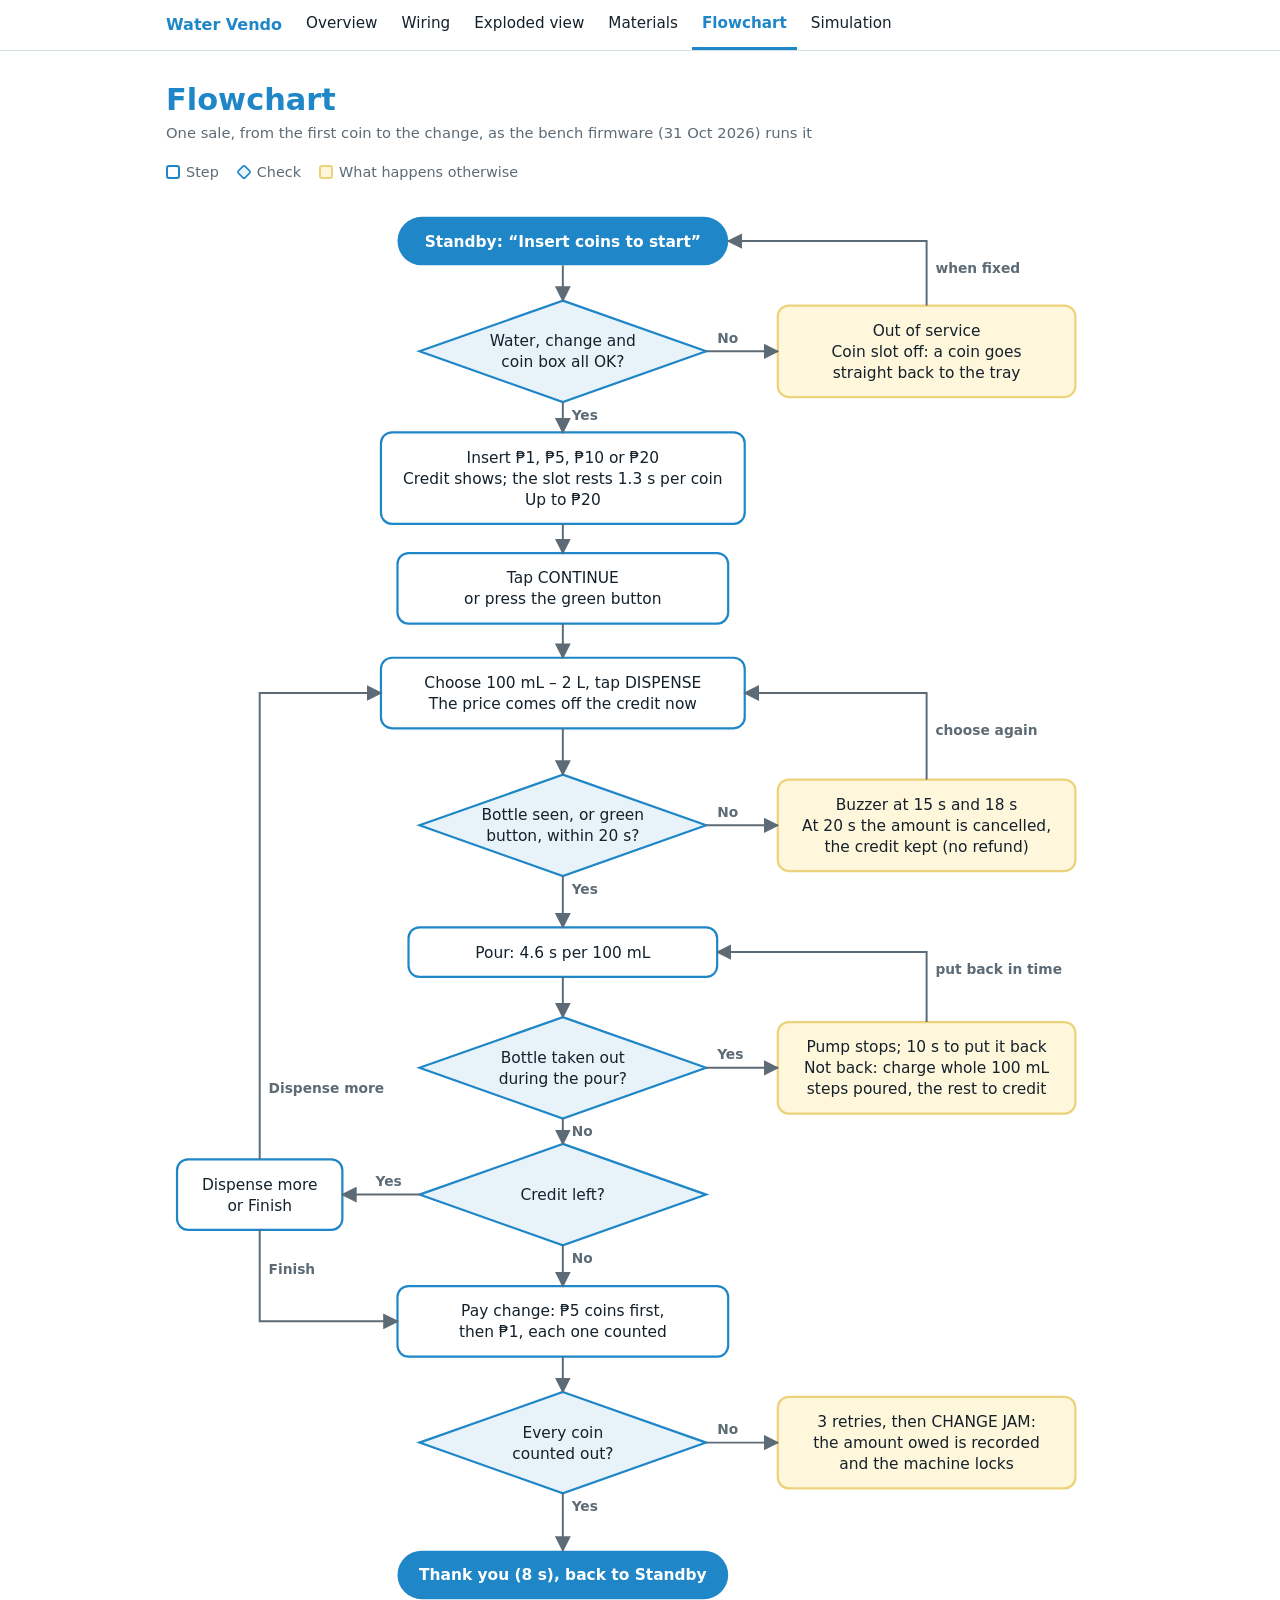
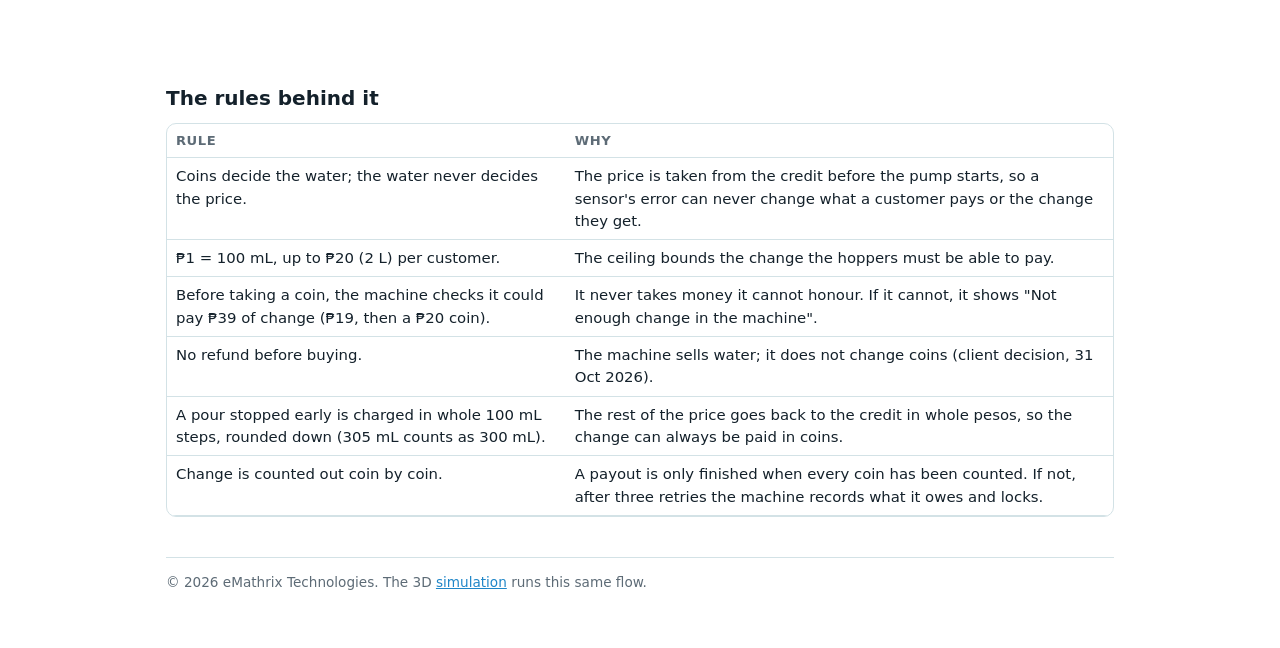
<file: deploy/site/public/flowchart.html>
<!doctype html>
<html lang="en">
<head>
<meta charset="utf-8">
<meta name="viewport" content="width=device-width, initial-scale=1">
<title>Flowchart · Water Vendo</title>
<link rel="stylesheet" href="site.css">
<style>
  #chart { width: 100%; height: auto; display: block; }
  #chart .box { fill: var(--card); stroke: var(--brand); stroke-width: 2; }
  #chart .term { fill: var(--brand); stroke: none; }
  #chart .term + text, #chart text.on-brand { fill: var(--brand-ink); font-weight: 700; }
  #chart .dec { fill: var(--soft); stroke: var(--brand); stroke-width: 2; }
  #chart .side { fill: var(--warn-bg); stroke: var(--warn-line); stroke-width: 2; }
  #chart text { fill: var(--ink); font: 14px system-ui, -apple-system, "Segoe UI", Roboto, sans-serif; }
  #chart text.lab { fill: var(--muted); font-size: 12.5px; font-weight: 700; }
  #chart path.e { fill: none; stroke: var(--muted); stroke-width: 1.8; }
  #chart #ah path { fill: var(--muted); }
  .legend { display: flex; gap: 18px; flex-wrap: wrap; font-size: .9rem; color: var(--muted); margin: 8px 0 14px; }
  .legend i { display: inline-block; width: 14px; height: 14px; border-radius: 3px; vertical-align: -2px; margin-right: 6px; border: 2px solid var(--brand); }
  .legend i.d { transform: rotate(45deg) scale(.8); background: var(--soft); }
  .legend i.s { background: var(--warn-bg); border-color: var(--warn-line); }
</style>
</head>
<body>
<nav class="top"><div class="in">
  <a class="brand" href="./">Water Vendo</a>
  <a class="tab" href="./">Overview</a>
  <a class="tab" href="wiring.html">Wiring</a>
  <a class="tab" href="exploded.html">Exploded view</a>
  <a class="tab" href="materials.html">Materials</a>
  <a class="tab on" href="flowchart.html">Flowchart</a>
  <a class="tab" href="simulation/">Simulation</a>
</div></nav>
<main>
  <h1>Flowchart</h1>
  <p class="by">One sale, from the first coin to the change, as the bench firmware (31 Oct 2026) runs it</p>
  <div class="legend"><span><i></i>Step</span><span><i class="d"></i>Check</span><span><i class="s"></i>What happens otherwise</span></div>
  <svg id="chart" viewBox="0 0 860 1320" role="img" aria-label="Flowchart of a sale on the water vending machine"></svg>

  <h2>The rules behind it</h2>
  <div class="tablewrap"><table>
    <tr><th>Rule</th><th>Why</th></tr>
    <tr><td>Coins decide the water; the water never decides the price.</td><td>The price is taken from the credit before the pump starts, so a sensor's error can never change what a customer pays or the change they get.</td></tr>
    <tr><td>₱1 = 100 mL, up to ₱20 (2 L) per customer.</td><td>The ceiling bounds the change the hoppers must be able to pay.</td></tr>
    <tr><td>Before taking a coin, the machine checks it could pay ₱39 of change (₱19, then a ₱20 coin).</td><td>It never takes money it cannot honour. If it cannot, it shows "Not enough change in the machine".</td></tr>
    <tr><td>No refund before buying.</td><td>The machine sells water; it does not change coins (client decision, 31 Oct 2026).</td></tr>
    <tr><td>A pour stopped early is charged in whole 100 mL steps, rounded down (305 mL counts as 300 mL).</td><td>The rest of the price goes back to the credit in whole pesos, so the change can always be paid in coins.</td></tr>
    <tr><td>Change is counted out coin by coin.</td><td>A payout is only finished when every coin has been counted. If not, after three retries the machine records what it owes and locks.</td></tr>
  </table></div>
  <footer>© 2026 eMathrix Technologies. The 3D <a href="simulation/">simulation</a> runs this same flow.</footer>
</main>
<script>
(() => {
  const svg = document.getElementById("chart"), NS = "http://www.w3.org/2000/svg";
  const el = (tag, attrs, parent = svg) => { const e = document.createElementNS(NS, tag); for (const k in attrs) e.setAttribute(k, attrs[k]); parent.appendChild(e); return e; };
  const defs = el("defs", {});
  const mk = el("marker", { id: "ah", viewBox: "0 0 10 10", refX: 9, refY: 5, markerWidth: 8, markerHeight: 8, orient: "auto-start-reverse" }, defs);
  el("path", { d: "M0,0 L10,5 L0,10 z" }, mk);

  const MID = 360, SIDE = 690, LEFT = 85;
  // id: [kind, x, y, width, lines]
  const N = {
    start:  ["term", MID, 40, 300, ["Standby: “Insert coins to start”"]],
    ok:     ["dec",  MID, 140, 260, ["Water, change and", "coin box all OK?"]],
    oos:    ["side", SIDE, 140, 270, ["Out of service", "Coin slot off: a coin goes", "straight back to the tray"]],
    coins:  ["box",  MID, 255, 330, ["Insert ₱1, ₱5, ₱10 or ₱20", "Credit shows; the slot rests 1.3 s per coin", "Up to ₱20"]],
    cont:   ["box",  MID, 355, 300, ["Tap CONTINUE", "or press the green button"]],
    pick:   ["box",  MID, 450, 330, ["Choose 100 mL – 2 L, tap DISPENSE", "The price comes off the credit now"]],
    bottle: ["dec",  MID, 570, 260, ["Bottle seen, or green", "button, within 20 s?"]],
    wait:   ["side", SIDE, 570, 270, ["Buzzer at 15 s and 18 s", "At 20 s the amount is cancelled,", "the credit kept (no refund)"]],
    pour:   ["box",  MID, 685, 280, ["Pour: 4.6 s per 100 mL"]],
    out:    ["dec",  MID, 790, 260, ["Bottle taken out", "during the pour?"]],
    pause:  ["side", SIDE, 790, 270, ["Pump stops; 10 s to put it back", "Not back: charge whole 100 mL", "steps poured, the rest to credit"]],
    left:   ["dec",  MID, 905, 260, ["Credit left?"]],
    more:   ["box",  LEFT, 905, 150, ["Dispense more", "or Finish"]],
    pay:    ["box",  MID, 1020, 300, ["Pay change: ₱5 coins first,", "then ₱1, each one counted"]],
    counted:["dec",  MID, 1130, 260, ["Every coin", "counted out?"]],
    jam:    ["side", SIDE, 1130, 270, ["3 retries, then CHANGE JAM:", "the amount owed is recorded", "and the machine locks"]],
    thanks: ["term", MID, 1250, 300, ["Thank you (8 s), back to Standby"]],
  };
  const H = { term: 44, box: 0, dec: 92, side: 0 };
  const geo = {};
  for (const [id, [kind, x, y, w, lines]] of Object.entries(N)) {
    const h = kind === "dec" ? H.dec : kind === "term" ? H.term : 26 + lines.length * 19;
    geo[id] = { x, y, w, h, kind };
    if (kind === "dec") el("polygon", { class: "dec", points: `${x},${y - h / 2} ${x + w / 2},${y} ${x},${y + h / 2} ${x - w / 2},${y}` });
    else el("rect", { class: kind === "term" ? "term" : kind === "side" ? "side" : "box", x: x - w / 2, y: y - h / 2, width: w, height: h, rx: kind === "term" ? h / 2 : 10 });
    lines.forEach((t, i) => {
      const tx = el("text", { x, y: y + (i - (lines.length - 1) / 2) * 19 + 5, "text-anchor": "middle" });
      if (kind === "term") tx.setAttribute("class", "on-brand");
      tx.textContent = t;
    });
  }
  const top = id => [geo[id].x, geo[id].y - geo[id].h / 2], bot = id => [geo[id].x, geo[id].y + geo[id].h / 2];
  const rgt = id => [geo[id].x + geo[id].w / 2, geo[id].y], lft = id => [geo[id].x - geo[id].w / 2, geo[id].y];
  function edge(pts, label, lx, ly) {
    el("path", { class: "e", d: "M" + pts.map(p => p.join(",")).join(" L"), "marker-end": "url(#ah)" });
    if (label) { const t = el("text", { class: "lab", x: lx, y: ly }); t.textContent = label; }
  }
  // the main line
  const down = (a, b, label) => { const [x, y1] = bot(a), [, y2] = top(b); edge([[x, y1], [x, y2]], label, x + 8, y1 + 16); };
  down("start", "ok"); down("ok", "coins", "Yes"); down("coins", "cont"); down("cont", "pick"); down("pick", "bottle");
  down("bottle", "pour", "Yes"); down("pour", "out"); down("out", "left", "No"); down("left", "pay", "No");
  down("pay", "counted"); down("counted", "thanks", "Yes");
  // the side branches
  const side = (a, b, label) => { const [x1, y] = rgt(a), [x2] = lft(b); edge([[x1, y], [x2, y]], label, x1 + 10, y - 8); };
  side("ok", "oos", "No"); side("bottle", "wait", "No"); side("out", "pause", "Yes"); side("counted", "jam", "No");
  // loops back
  { const [x, y] = top("oos"), [, ys] = top("start"); edge([[x, y], [x, ys + 22], [rgt("start")[0], ys + 22]], "when fixed", x + 8, y - 30); }
  { const [x, y] = top("wait"), [x2, y2] = rgt("pick"); edge([[x, y], [x, y2], [x2, y2]], "choose again", x + 8, y - 40); }
  { const [x, y] = top("pause"), [x2, y2] = rgt("pour"); edge([[x, y], [x, y2], [x2, y2]], "put back in time", x + 8, y - 44); }
  { const [x1, y] = lft("left"), [x2] = rgt("more"); edge([[x1, y], [x2, y]], "Yes", x1 - 40, y - 8); }
  { const [x, y] = top("more"), [x2, y2] = lft("pick"); edge([[x, y], [x, y2], [x2, y2]], "Dispense more", x + 8, y - 60); }
  { const [x, y] = bot("more"), [x2, y2] = lft("pay"); edge([[x, y], [x, y2], [x2, y2]], "Finish", x + 8, y + 40); }
})();
</script>
</body>
</html>
</file>
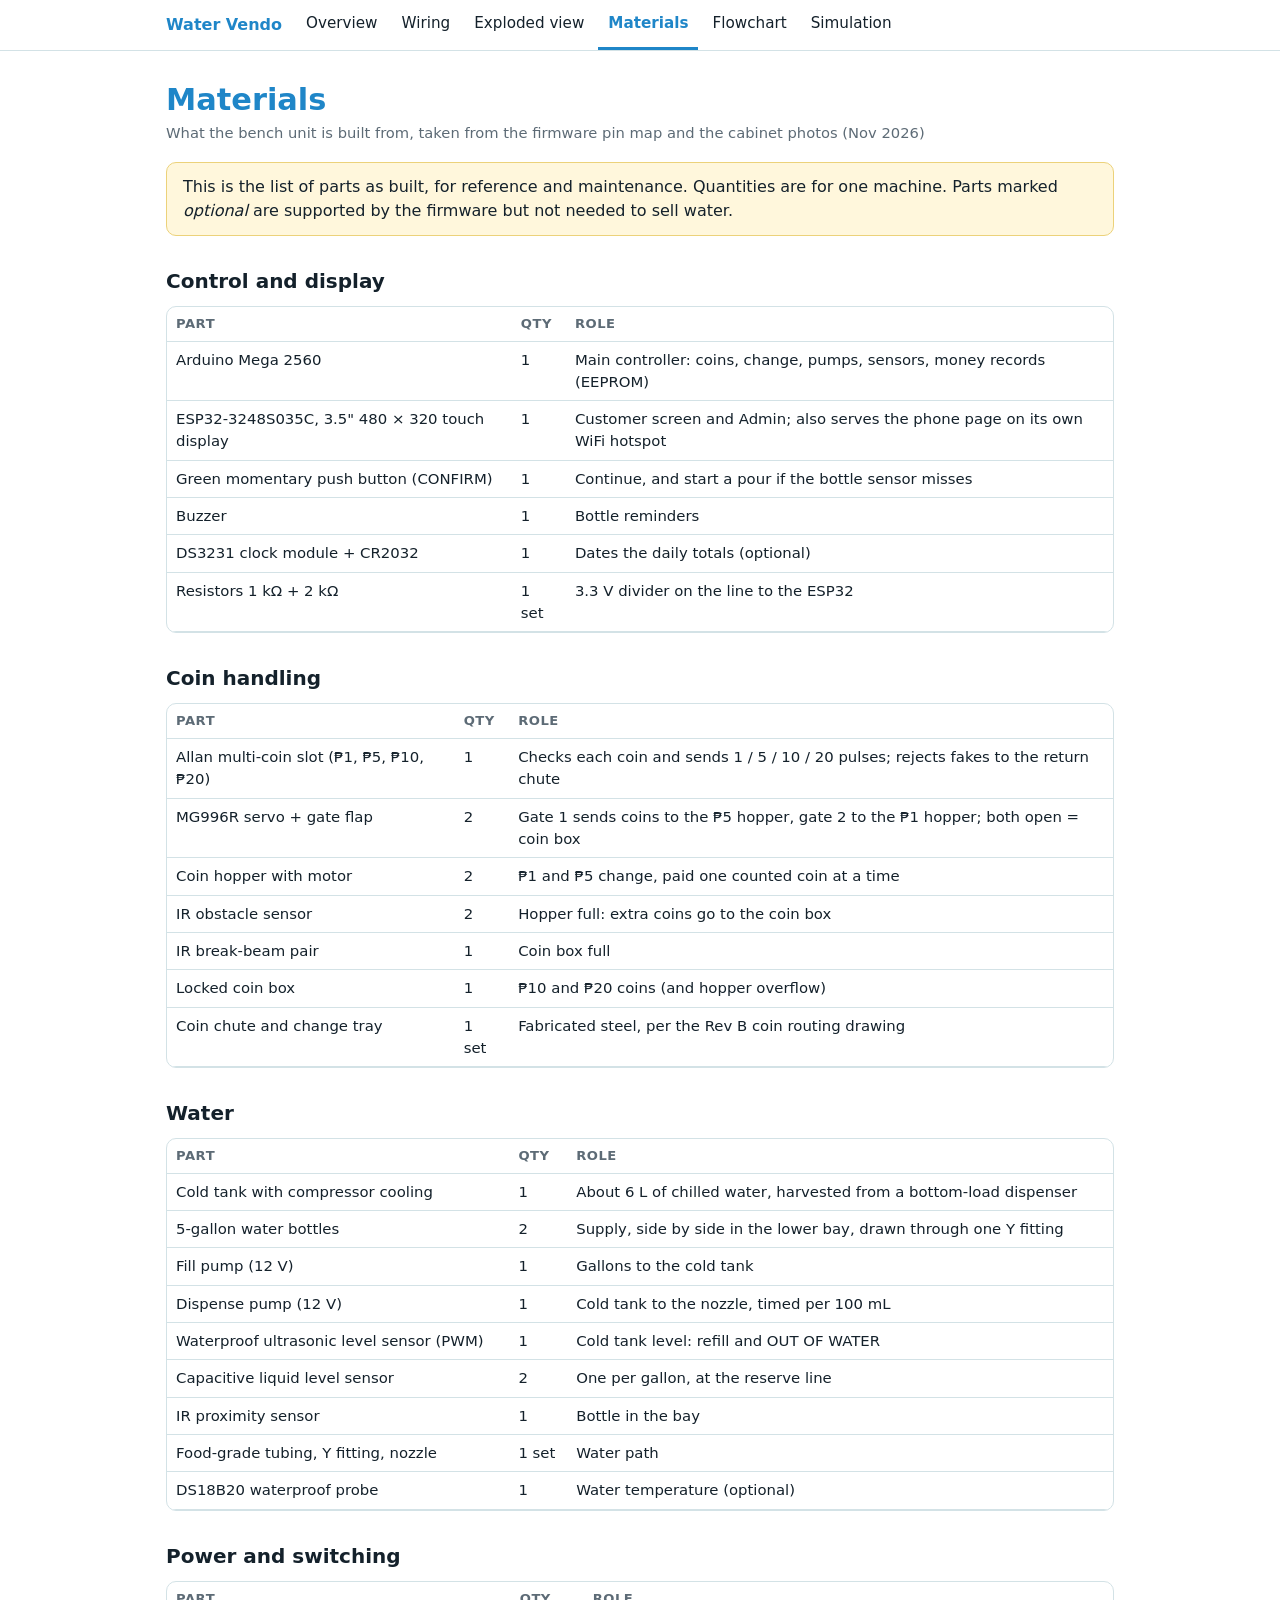
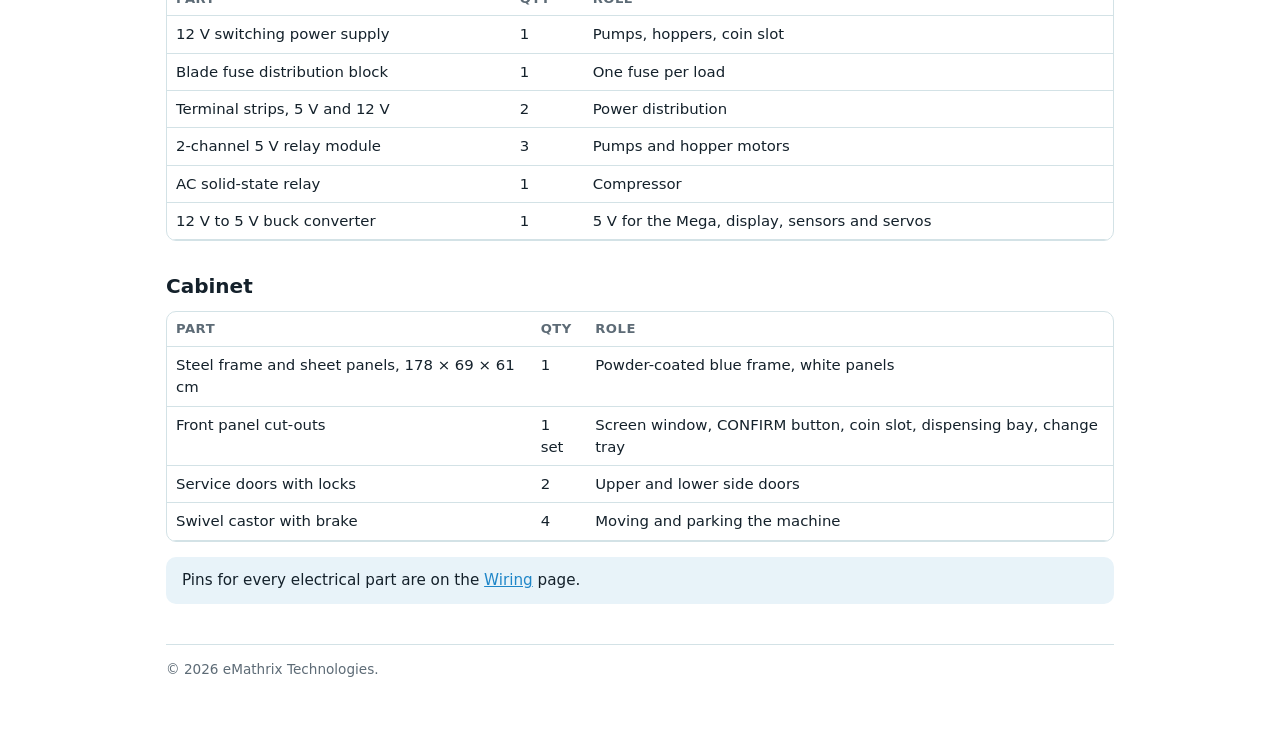
<file: deploy/site/public/materials.html>
<!doctype html>
<html lang="en">
<head>
<meta charset="utf-8">
<meta name="viewport" content="width=device-width, initial-scale=1">
<title>Materials · Water Vendo</title>
<link rel="stylesheet" href="site.css">
</head>
<body>
<nav class="top"><div class="in">
  <a class="brand" href="./">Water Vendo</a>
  <a class="tab" href="./">Overview</a>
  <a class="tab" href="wiring.html">Wiring</a>
  <a class="tab" href="exploded.html">Exploded view</a>
  <a class="tab on" href="materials.html">Materials</a>
  <a class="tab" href="flowchart.html">Flowchart</a>
  <a class="tab" href="simulation/">Simulation</a>
</div></nav>
<main>
  <h1>Materials</h1>
  <p class="by">What the bench unit is built from, taken from the firmware pin map and the cabinet photos (Nov 2026)</p>

  <div class="notice">This is the list of parts as built, for reference and maintenance. Quantities are for one machine.
    Parts marked <i>optional</i> are supported by the firmware but not needed to sell water.</div>

  <h2>Control and display</h2>
  <div class="tablewrap"><table>
    <tr><th>Part</th><th>Qty</th><th>Role</th></tr>
    <tr><td>Arduino Mega 2560</td><td>1</td><td>Main controller: coins, change, pumps, sensors, money records (EEPROM)</td></tr>
    <tr><td>ESP32-3248S035C, 3.5" 480 × 320 touch display</td><td>1</td><td>Customer screen and Admin; also serves the phone page on its own WiFi hotspot</td></tr>
    <tr><td>Green momentary push button (CONFIRM)</td><td>1</td><td>Continue, and start a pour if the bottle sensor misses</td></tr>
    <tr><td>Buzzer</td><td>1</td><td>Bottle reminders</td></tr>
    <tr><td>DS3231 clock module + CR2032</td><td>1</td><td>Dates the daily totals (optional)</td></tr>
    <tr><td>Resistors 1 kΩ + 2 kΩ</td><td>1 set</td><td>3.3 V divider on the line to the ESP32</td></tr>
  </table></div>

  <h2>Coin handling</h2>
  <div class="tablewrap"><table>
    <tr><th>Part</th><th>Qty</th><th>Role</th></tr>
    <tr><td>Allan multi-coin slot (₱1, ₱5, ₱10, ₱20)</td><td>1</td><td>Checks each coin and sends 1 / 5 / 10 / 20 pulses; rejects fakes to the return chute</td></tr>
    <tr><td>MG996R servo + gate flap</td><td>2</td><td>Gate 1 sends coins to the ₱5 hopper, gate 2 to the ₱1 hopper; both open = coin box</td></tr>
    <tr><td>Coin hopper with motor</td><td>2</td><td>₱1 and ₱5 change, paid one counted coin at a time</td></tr>
    <tr><td>IR obstacle sensor</td><td>2</td><td>Hopper full: extra coins go to the coin box</td></tr>
    <tr><td>IR break-beam pair</td><td>1</td><td>Coin box full</td></tr>
    <tr><td>Locked coin box</td><td>1</td><td>₱10 and ₱20 coins (and hopper overflow)</td></tr>
    <tr><td>Coin chute and change tray</td><td>1 set</td><td>Fabricated steel, per the Rev B coin routing drawing</td></tr>
  </table></div>

  <h2>Water</h2>
  <div class="tablewrap"><table>
    <tr><th>Part</th><th>Qty</th><th>Role</th></tr>
    <tr><td>Cold tank with compressor cooling</td><td>1</td><td>About 6 L of chilled water, harvested from a bottom-load dispenser</td></tr>
    <tr><td>5-gallon water bottles</td><td>2</td><td>Supply, side by side in the lower bay, drawn through one Y fitting</td></tr>
    <tr><td>Fill pump (12 V)</td><td>1</td><td>Gallons to the cold tank</td></tr>
    <tr><td>Dispense pump (12 V)</td><td>1</td><td>Cold tank to the nozzle, timed per 100 mL</td></tr>
    <tr><td>Waterproof ultrasonic level sensor (PWM)</td><td>1</td><td>Cold tank level: refill and OUT OF WATER</td></tr>
    <tr><td>Capacitive liquid level sensor</td><td>2</td><td>One per gallon, at the reserve line</td></tr>
    <tr><td>IR proximity sensor</td><td>1</td><td>Bottle in the bay</td></tr>
    <tr><td>Food-grade tubing, Y fitting, nozzle</td><td>1 set</td><td>Water path</td></tr>
    <tr><td>DS18B20 waterproof probe</td><td>1</td><td>Water temperature (optional)</td></tr>
  </table></div>

  <h2>Power and switching</h2>
  <div class="tablewrap"><table>
    <tr><th>Part</th><th>Qty</th><th>Role</th></tr>
    <tr><td>12 V switching power supply</td><td>1</td><td>Pumps, hoppers, coin slot</td></tr>
    <tr><td>Blade fuse distribution block</td><td>1</td><td>One fuse per load</td></tr>
    <tr><td>Terminal strips, 5 V and 12 V</td><td>2</td><td>Power distribution</td></tr>
    <tr><td>2-channel 5 V relay module</td><td>3</td><td>Pumps and hopper motors</td></tr>
    <tr><td>AC solid-state relay</td><td>1</td><td>Compressor</td></tr>
    <tr><td>12 V to 5 V buck converter</td><td>1</td><td>5 V for the Mega, display, sensors and servos</td></tr>
  </table></div>

  <h2>Cabinet</h2>
  <div class="tablewrap"><table>
    <tr><th>Part</th><th>Qty</th><th>Role</th></tr>
    <tr><td>Steel frame and sheet panels, 178 × 69 × 61 cm</td><td>1</td><td>Powder-coated blue frame, white panels</td></tr>
    <tr><td>Front panel cut-outs</td><td>1 set</td><td>Screen window, CONFIRM button, coin slot, dispensing bay, change tray</td></tr>
    <tr><td>Service doors with locks</td><td>2</td><td>Upper and lower side doors</td></tr>
    <tr><td>Swivel castor with brake</td><td>4</td><td>Moving and parking the machine</td></tr>
  </table></div>

  <p class="help">Pins for every electrical part are on the <a href="wiring.html">Wiring</a> page.</p>
  <footer>© 2026 eMathrix Technologies.</footer>
</main>
</body>
</html>
</file>
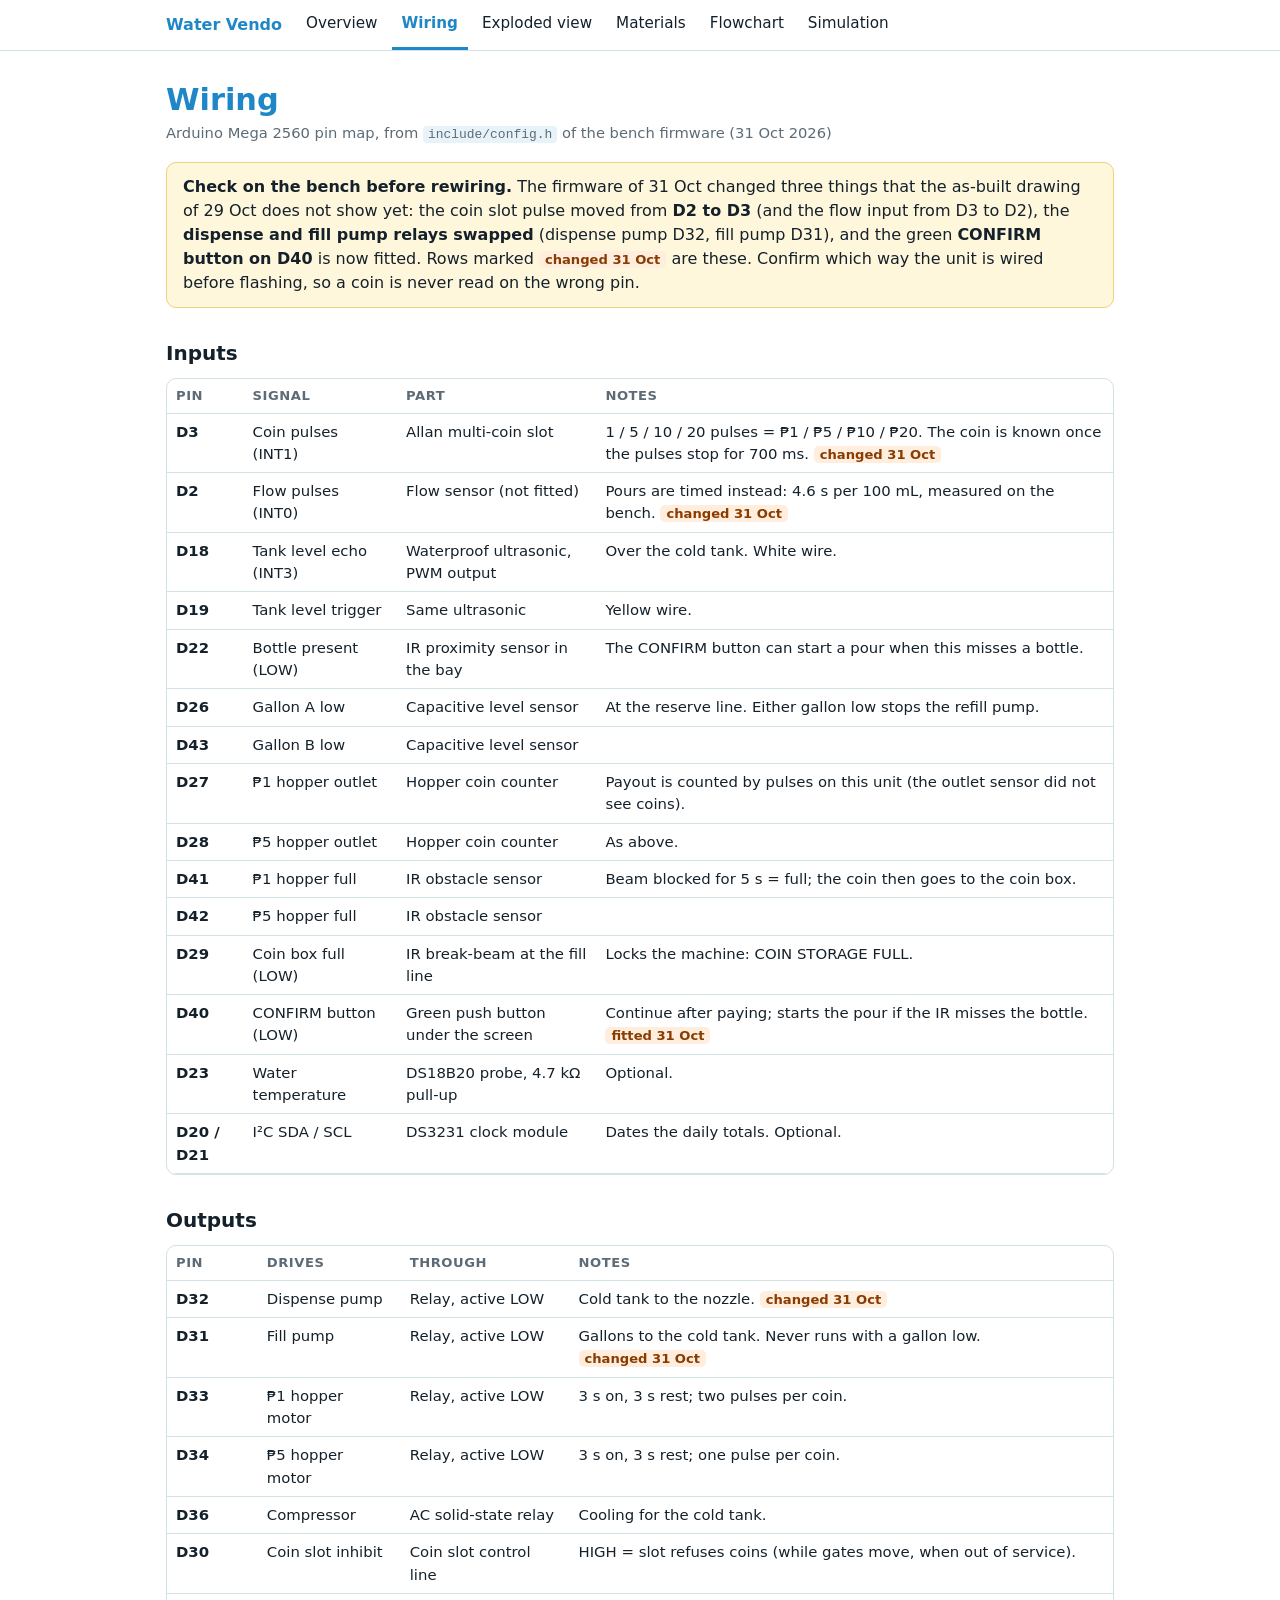
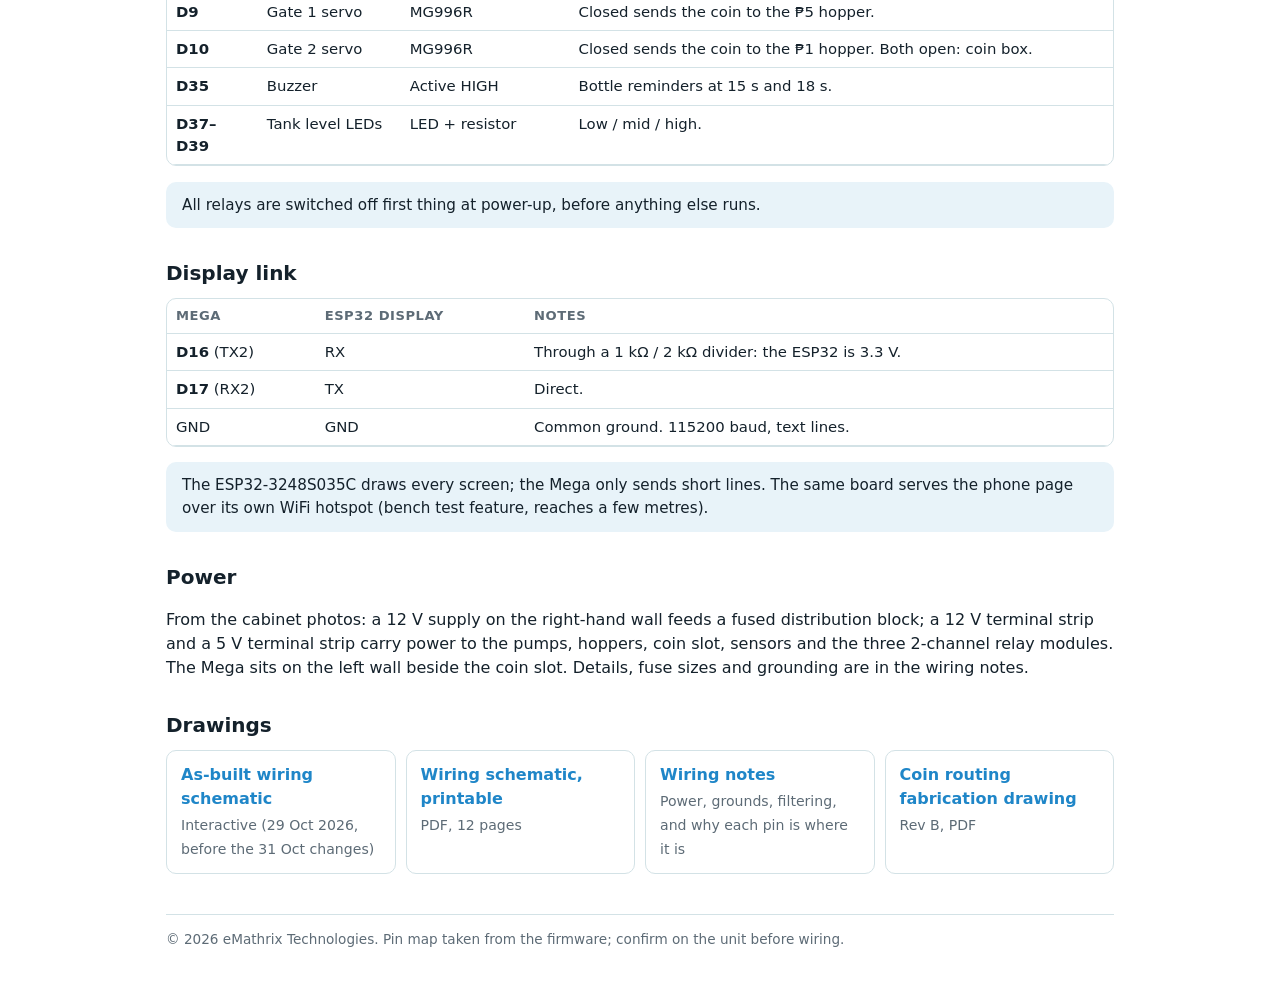
<file: deploy/site/public/wiring.html>
<!doctype html>
<html lang="en">
<head>
<meta charset="utf-8">
<meta name="viewport" content="width=device-width, initial-scale=1">
<title>Wiring · Water Vendo</title>
<link rel="stylesheet" href="site.css">
</head>
<body>
<nav class="top"><div class="in">
  <a class="brand" href="./">Water Vendo</a>
  <a class="tab" href="./">Overview</a>
  <a class="tab on" href="wiring.html">Wiring</a>
  <a class="tab" href="exploded.html">Exploded view</a>
  <a class="tab" href="materials.html">Materials</a>
  <a class="tab" href="flowchart.html">Flowchart</a>
  <a class="tab" href="simulation/">Simulation</a>
</div></nav>
<main>
  <h1>Wiring</h1>
  <p class="by">Arduino Mega 2560 pin map, from <code>include/config.h</code> of the bench firmware (31 Oct 2026)</p>

  <div class="notice"><b>Check on the bench before rewiring.</b> The firmware of 31 Oct changed three things that the
    as-built drawing of 29 Oct does not show yet: the coin slot pulse moved from <b>D2 to D3</b> (and the flow input from
    D3 to D2), the <b>dispense and fill pump relays swapped</b> (dispense pump D32, fill pump D31), and the green
    <b>CONFIRM button on D40</b> is now fitted. Rows marked <span class="chg">changed 31 Oct</span> are these. Confirm which
    way the unit is wired before flashing, so a coin is never read on the wrong pin.</div>

  <h2>Inputs</h2>
  <div class="tablewrap"><table>
    <tr><th>Pin</th><th>Signal</th><th>Part</th><th>Notes</th></tr>
    <tr><td><b>D3</b></td><td>Coin pulses (INT1)</td><td>Allan multi-coin slot</td><td>1 / 5 / 10 / 20 pulses = ₱1 / ₱5 / ₱10 / ₱20. The coin is known once the pulses stop for 700 ms. <span class="chg">changed 31 Oct</span></td></tr>
    <tr><td><b>D2</b></td><td>Flow pulses (INT0)</td><td>Flow sensor (not fitted)</td><td>Pours are timed instead: 4.6 s per 100 mL, measured on the bench. <span class="chg">changed 31 Oct</span></td></tr>
    <tr><td><b>D18</b></td><td>Tank level echo (INT3)</td><td>Waterproof ultrasonic, PWM output</td><td>Over the cold tank. White wire.</td></tr>
    <tr><td><b>D19</b></td><td>Tank level trigger</td><td>Same ultrasonic</td><td>Yellow wire.</td></tr>
    <tr><td><b>D22</b></td><td>Bottle present (LOW)</td><td>IR proximity sensor in the bay</td><td>The CONFIRM button can start a pour when this misses a bottle.</td></tr>
    <tr><td><b>D26</b></td><td>Gallon A low</td><td>Capacitive level sensor</td><td>At the reserve line. Either gallon low stops the refill pump.</td></tr>
    <tr><td><b>D43</b></td><td>Gallon B low</td><td>Capacitive level sensor</td><td></td></tr>
    <tr><td><b>D27</b></td><td>₱1 hopper outlet</td><td>Hopper coin counter</td><td>Payout is counted by pulses on this unit (the outlet sensor did not see coins).</td></tr>
    <tr><td><b>D28</b></td><td>₱5 hopper outlet</td><td>Hopper coin counter</td><td>As above.</td></tr>
    <tr><td><b>D41</b></td><td>₱1 hopper full</td><td>IR obstacle sensor</td><td>Beam blocked for 5 s = full; the coin then goes to the coin box.</td></tr>
    <tr><td><b>D42</b></td><td>₱5 hopper full</td><td>IR obstacle sensor</td><td></td></tr>
    <tr><td><b>D29</b></td><td>Coin box full (LOW)</td><td>IR break-beam at the fill line</td><td>Locks the machine: COIN STORAGE FULL.</td></tr>
    <tr><td><b>D40</b></td><td>CONFIRM button (LOW)</td><td>Green push button under the screen</td><td>Continue after paying; starts the pour if the IR misses the bottle. <span class="chg">fitted 31 Oct</span></td></tr>
    <tr><td><b>D23</b></td><td>Water temperature</td><td>DS18B20 probe, 4.7 kΩ pull-up</td><td>Optional.</td></tr>
    <tr><td><b>D20 / D21</b></td><td>I²C SDA / SCL</td><td>DS3231 clock module</td><td>Dates the daily totals. Optional.</td></tr>
  </table></div>

  <h2>Outputs</h2>
  <div class="tablewrap"><table>
    <tr><th>Pin</th><th>Drives</th><th>Through</th><th>Notes</th></tr>
    <tr><td><b>D32</b></td><td>Dispense pump</td><td>Relay, active LOW</td><td>Cold tank to the nozzle. <span class="chg">changed 31 Oct</span></td></tr>
    <tr><td><b>D31</b></td><td>Fill pump</td><td>Relay, active LOW</td><td>Gallons to the cold tank. Never runs with a gallon low. <span class="chg">changed 31 Oct</span></td></tr>
    <tr><td><b>D33</b></td><td>₱1 hopper motor</td><td>Relay, active LOW</td><td>3 s on, 3 s rest; two pulses per coin.</td></tr>
    <tr><td><b>D34</b></td><td>₱5 hopper motor</td><td>Relay, active LOW</td><td>3 s on, 3 s rest; one pulse per coin.</td></tr>
    <tr><td><b>D36</b></td><td>Compressor</td><td>AC solid-state relay</td><td>Cooling for the cold tank.</td></tr>
    <tr><td><b>D30</b></td><td>Coin slot inhibit</td><td>Coin slot control line</td><td>HIGH = slot refuses coins (while gates move, when out of service).</td></tr>
    <tr><td><b>D9</b></td><td>Gate 1 servo</td><td>MG996R</td><td>Closed sends the coin to the ₱5 hopper.</td></tr>
    <tr><td><b>D10</b></td><td>Gate 2 servo</td><td>MG996R</td><td>Closed sends the coin to the ₱1 hopper. Both open: coin box.</td></tr>
    <tr><td><b>D35</b></td><td>Buzzer</td><td>Active HIGH</td><td>Bottle reminders at 15 s and 18 s.</td></tr>
    <tr><td><b>D37–D39</b></td><td>Tank level LEDs</td><td>LED + resistor</td><td>Low / mid / high.</td></tr>
  </table></div>
  <p class="help">All relays are switched off first thing at power-up, before anything else runs.</p>

  <h2>Display link</h2>
  <div class="tablewrap"><table>
    <tr><th>Mega</th><th>ESP32 display</th><th>Notes</th></tr>
    <tr><td><b>D16</b> (TX2)</td><td>RX</td><td>Through a 1 kΩ / 2 kΩ divider: the ESP32 is 3.3 V.</td></tr>
    <tr><td><b>D17</b> (RX2)</td><td>TX</td><td>Direct.</td></tr>
    <tr><td>GND</td><td>GND</td><td>Common ground. 115200 baud, text lines.</td></tr>
  </table></div>
  <p class="help">The ESP32-3248S035C draws every screen; the Mega only sends short lines. The same board serves the phone
    page over its own WiFi hotspot (bench test feature, reaches a few metres).</p>

  <h2>Power</h2>
  <p>From the cabinet photos: a 12 V supply on the right-hand wall feeds a fused distribution block; a 12 V terminal strip
    and a 5 V terminal strip carry power to the pumps, hoppers, coin slot, sensors and the three 2-channel relay modules.
    The Mega sits on the left wall beside the coin slot. Details, fuse sizes and grounding are in the wiring notes.</p>

  <h2>Drawings</h2>
  <div class="grid">
    <a class="doc" href="docs/wiring-asbuilt.html"><b>As-built wiring schematic</b><span>Interactive (29 Oct 2026, before the 31 Oct changes)</span></a>
    <a class="doc" href="docs/Water-Vendo-Wiring.pdf"><b>Wiring schematic, printable</b><span>PDF, 12 pages</span></a>
    <a class="doc" href="docs/wiring.md"><b>Wiring notes</b><span>Power, grounds, filtering, and why each pin is where it is</span></a>
    <a class="doc" href="docs/Emathrix_FabDrawing_CoinRouting_RevB.pdf"><b>Coin routing fabrication drawing</b><span>Rev B, PDF</span></a>
  </div>

  <footer>© 2026 eMathrix Technologies. Pin map taken from the firmware; confirm on the unit before wiring.</footer>
</main>
</body>
</html>
</file>
<file: deploy/site/public/site.css>
/* Shared look for the project pages (not the simulation). */
:root { --ink: #14212b; --muted: #5d6b76; --line: #d3e2e6; --brand: #1f86c8; --brand-ink: #fff; --soft: #e8f3f9;
        --bg: #ffffff; --warn-bg: #fff7dc; --warn-line: #ecd27a; --chg-bg: #ffeede; --chg-ink: #8a3b00; --card: #fff; }
@media (prefers-color-scheme: dark) {
  :root { --ink: #e6edf2; --muted: #9fb0bb; --line: #2b3b44; --brand: #4fb0ea; --brand-ink: #06121a; --soft: #16262f;
          --bg: #0f171c; --warn-bg: #3a3214; --warn-line: #6b5a1e; --chg-bg: #3b2414; --chg-ink: #ffb680; --card: #131e25; }
}
* { box-sizing: border-box; }
body { margin: 0; background: var(--bg); color: var(--ink); font: 16px/1.5 system-ui, -apple-system, "Segoe UI", Roboto, sans-serif; }
main { max-width: 980px; margin: 0 auto; padding: 24px 16px 56px; }
main.narrow { max-width: 760px; }
h1 { color: var(--brand); font-size: 1.9rem; line-height: 1.15; margin: 8px 0 4px; }
h2 { font-size: 1.25rem; margin: 30px 0 10px; }
h3 { font-size: 1.02rem; margin: 22px 0 8px; }
.by { color: var(--muted); font-size: .92rem; margin: 0 0 18px; }
.notice { background: var(--warn-bg); border: 1px solid var(--warn-line); border-radius: 10px; padding: 12px 16px; margin: 0 0 22px; }
.help { background: var(--soft); border-radius: 10px; padding: 12px 16px; font-size: .95rem; }
a { color: var(--brand); }

/* top navigation */
nav.top { position: sticky; top: 0; z-index: 10; background: var(--bg); border-bottom: 1px solid var(--line); }
nav.top .in { max-width: 980px; margin: 0 auto; padding: 0 16px; display: flex; gap: 4px; align-items: center; overflow-x: auto; }
nav.top .brand { font-weight: 800; color: var(--brand); text-decoration: none; padding: 12px 10px 12px 0; white-space: nowrap; }
nav.top a.tab { color: var(--ink); text-decoration: none; padding: 12px 10px; border-bottom: 3px solid transparent; white-space: nowrap; font-size: .95rem; }
nav.top a.tab:hover { color: var(--brand); }
nav.top a.tab.on { border-bottom-color: var(--brand); color: var(--brand); font-weight: 650; }

a.big { display: block; text-align: center; background: var(--brand); color: var(--brand-ink); font-weight: 700; font-size: 1.08rem;
        text-decoration: none; padding: 15px; border-radius: 10px; margin: 8px 0; }
a.big.alt { background: transparent; color: var(--brand); border: 2px solid var(--brand); }
a.big:hover { filter: brightness(1.08); }
.grid { display: grid; grid-template-columns: repeat(auto-fill, minmax(220px, 1fr)); gap: 10px; }
.doc { display: block; border: 1px solid var(--line); border-radius: 10px; padding: 12px 14px; text-decoration: none; color: var(--ink); background: var(--card); }
.doc:hover { border-color: var(--brand); }
.doc b { color: var(--brand); display: block; margin-bottom: 2px; }
.doc span { color: var(--muted); font-size: .88rem; }

table { width: 100%; border-collapse: collapse; font-size: .93rem; }
th, td { text-align: left; padding: 7px 9px; border-bottom: 1px solid var(--line); vertical-align: top; }
th { color: var(--muted); font-weight: 650; font-size: .82rem; text-transform: uppercase; letter-spacing: .04em; }
.tablewrap { overflow-x: auto; border: 1px solid var(--line); border-radius: 10px; }
code { font: .88em ui-monospace, SFMono-Regular, Consolas, monospace; background: var(--soft); padding: 1px 5px; border-radius: 4px; }
.chg { background: var(--chg-bg); color: var(--chg-ink); border-radius: 5px; padding: 1px 6px; font-size: .82rem; font-weight: 650; white-space: nowrap; }
footer { color: var(--muted); font-size: .85rem; margin-top: 40px; border-top: 1px solid var(--line); padding-top: 14px; }
@media (max-width: 600px) { h1 { font-size: 1.5rem; } th, td { padding: 6px; } }
</file>
